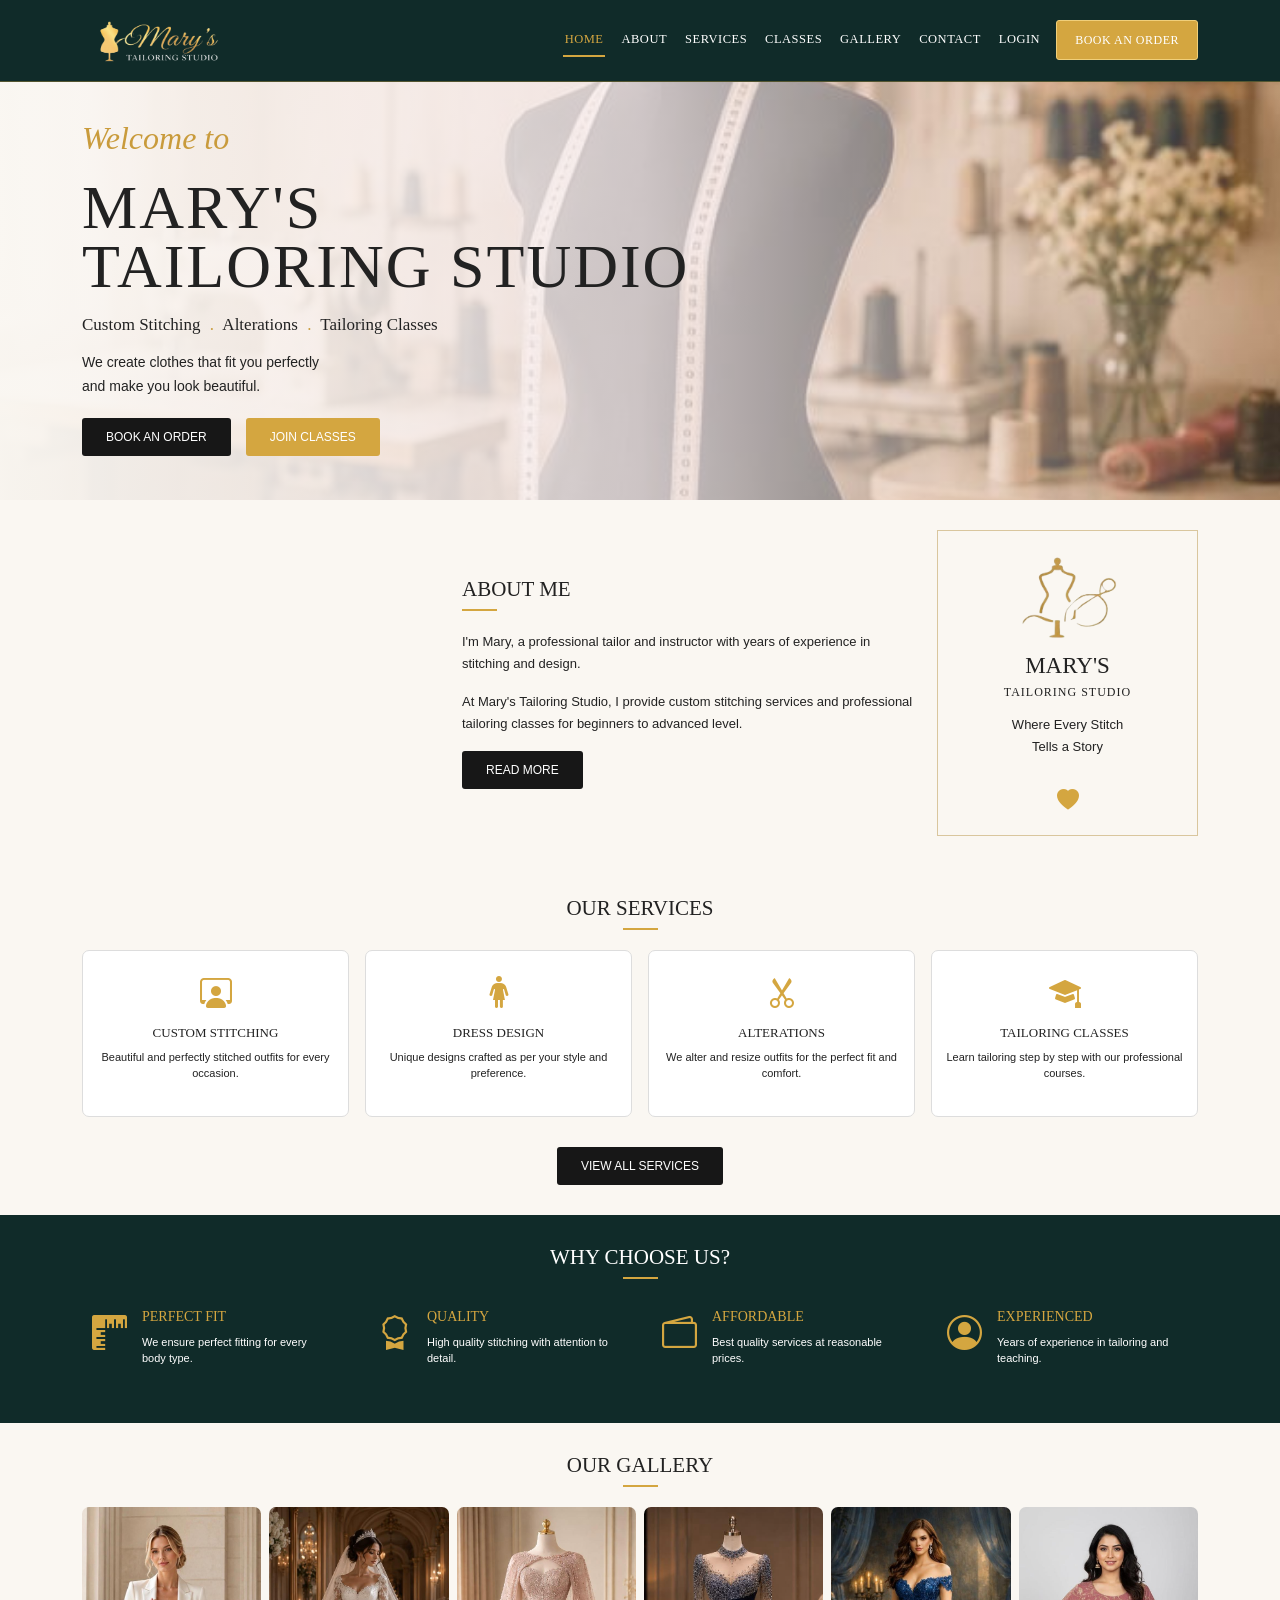
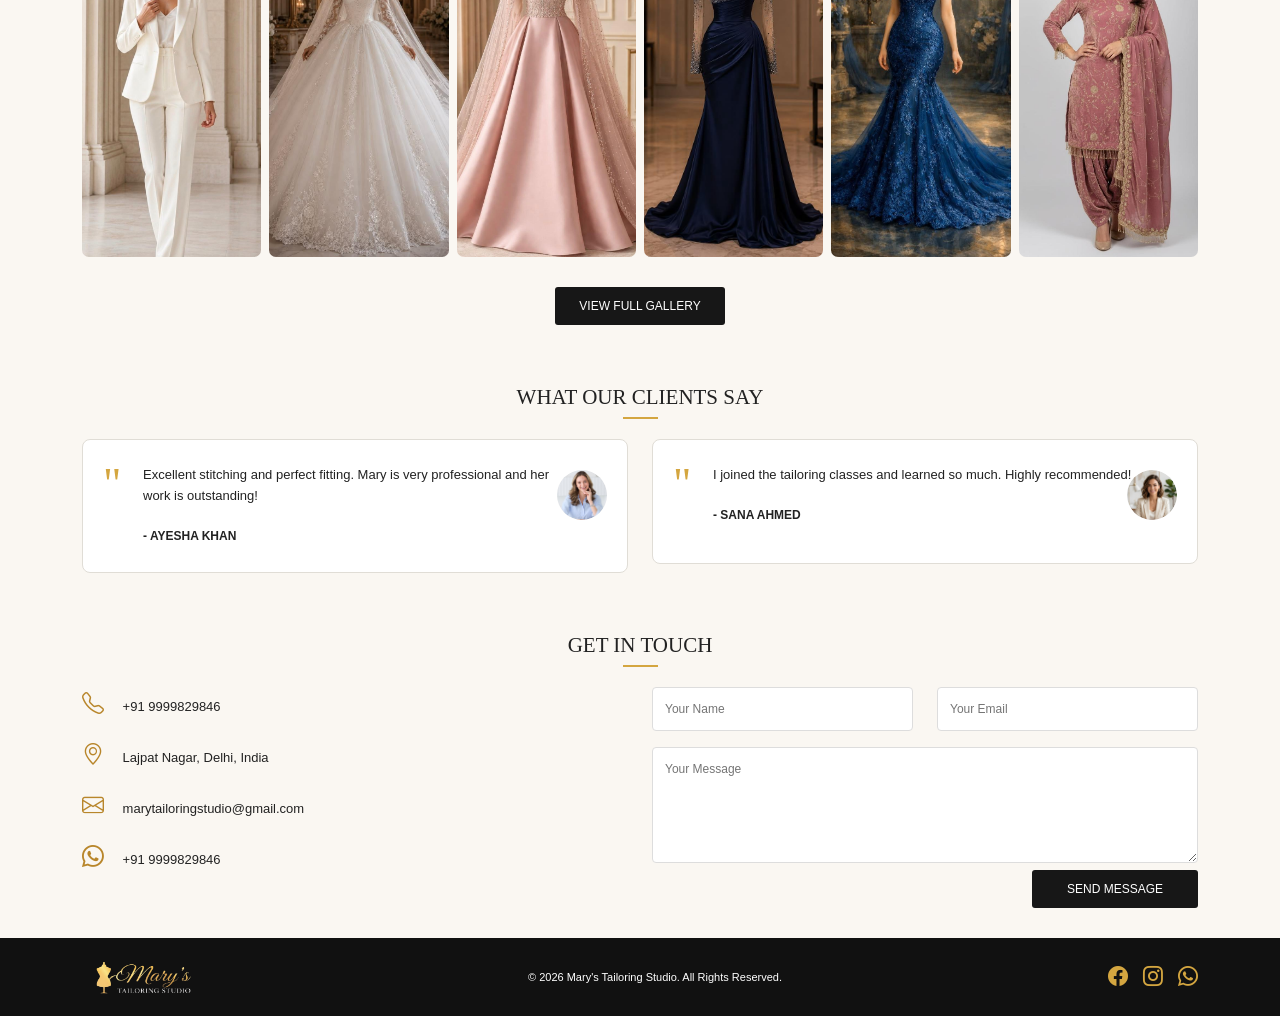
<file: index.html>
<!doctype html>
<html lang="en">
  <head>
    <!-- =========================================================
                       BASIC HTML SETTINGS
  ========================================================= -->

    <meta charset="UTF-8" />

    <meta name="viewport" content="width=device-width, initial-scale=1.0" />

    <title>Mary's Tailoring Studio</title>

    <!-- =========================================================
                       BOOTSTRAP CSS
  ========================================================= -->

    <link
      href="https://cdn.jsdelivr.net/npm/bootstrap@5.3.8/dist/css/bootstrap.min.css"
      rel="stylesheet"
    />

    <!-- =========================================================
                       BOOTSTRAP ICONS
  ========================================================= -->

    <link
      rel="stylesheet"
      href="https://cdn.jsdelivr.net/npm/bootstrap-icons@1.13.1/font/bootstrap-icons.min.css"
    />

    <!-- =========================================================
                       YOUR CSS
  ========================================================= -->

    <link rel="stylesheet" href="style.css" />
  </head>

  <body>
    <!-- =========================================================
                       NAVIGATION BAR
  ========================================================= -->
  <body>

    <nav class="navbar navbar-expand-lg fixed-top">
      <div class="container">



      <!-- LOGO -->

        <a class="navbar-brand" href="index.html">
          <img
            src="tailoring image/Logo2.png"
            alt="Mary's Tailoring Studio Logo"
            class="logo-image"
          />
        </a>

        <!-- MOBILE MENU BUTTON -->

        <button
          class="navbar-toggler"
          type="button"
          data-bs-toggle="collapse"
          data-bs-target="#navbarMenu"
          aria-controls="navbarMenu"
          aria-expanded="false"
          aria-label="Toggle navigation"
        >
          <span class="navbar-toggler-icon"></span>
        </button>

        <!-- MENU -->

        <div class="collapse navbar-collapse" id="navbarMenu">
          <ul class="navbar-nav ms-auto">
            <!-- HOME -->

            <li class="nav-item">
              <a class="nav-link active" href="index.html"> HOME </a>
            </li>

            <!-- ABOUT -->

            <li class="nav-item">
              <a class="nav-link" href="about.html"> ABOUT </a>
            </li>

            <!-- SERVICES -->

            <li class="nav-item">
              <a class="nav-link" href="services.html"> SERVICES </a>
            </li>

            <!-- CLASSES -->

            <li class="nav-item">
              <a class="nav-link" href="classes.html"> CLASSES </a>
            </li>

            <!-- GALLERY -->

            <li class="nav-item">
              <a class="nav-link" href="gallery.html"> GALLERY </a>
            </li>

            <!-- CONTACT -->

            <li class="nav-item">
              <a class="nav-link" href="contact.html"> CONTACT </a>
            </li>

            <!-- LOGIN -->
            <li class="nav-item">
              <a class="nav-link" href="login.html"> LOGIN </a>
            </li>

            <!-- BOOK AN ORDER -->

            <li class="nav-item">
              <a class="book-button" href="order.html"> BOOK AN ORDER </a>
            </li>
          </ul>
        </div>
      </div>
    </nav>

    <!-- =========================================================
                       HOME / HERO
  ========================================================= -->

    <section id="home" class="hero-section">
      <div class="container">
        <div class="hero-content">
          <p class="welcome">Welcome to</p>

          <h1>
            MARY'S
            <br />
            TAILORING STUDIO
          </h1>

          <h3>
            Custom Stitching

            <span>.</span>

            Alterations

            <span>.</span>

            Tailoring Classes
          </h3>

          <p class="hero-text">
            We create clothes that fit you perfectly
            <br />
            and make you look beautiful.
          </p>

          <div class="hero-buttons">
            <a href="order.html" class="black-button"> BOOK AN ORDER </a>

            <a href="classes.html" class="gold-button"> JOIN CLASSES </a>
          </div>
        </div>
      </div>
    </section>

    <!-- =========================================================
                       ABOUT ME
  ========================================================= -->

    <section id="about" class="about-section">
      <div class="container">
        <div class="row align-items-center">
          <!-- VIDEO -->

          <div class="col-lg-4">
            <div class="about-video-box">
              <video class="about-video" autoplay muted loop playsinline>
                <source src="tailoring image/video .mp4" type="video/mp4" />

                Your browser does not support video.
              </video>
            </div>
          </div>

          <!-- ABOUT TEXT -->

          <div class="col-lg-5">
            <h2 class="section-title">ABOUT ME</h2>

            <p>
              I'm Mary, a professional tailor and instructor with years of
              experience in stitching and design.
            </p>

            <p>
              At Mary's Tailoring Studio, I provide custom stitching services
              and professional tailoring classes for beginners to advanced
              level.
            </p>

            <a href="about.html" class="black-button"> READ MORE </a>
          </div>

          <!-- STUDIO CARD -->

          <div class="col-lg-3">
            <div class="studio-card">
              <div class="studio-symbol">
                <img
                  src="tailoring image/icon2.png"
                  alt="Mary's Tailoring Studio Icon"
                />
              </div>

              <h2>MARY'S</h2>

              <h4>TAILORING STUDIO</h4>

              <p>
                Where Every Stitch
                <br />
                Tells a Story
              </p>

              <i class="bi bi-heart-fill heart-icon"></i>
            </div>
          </div>
        </div>
      </div>
    </section>

    <!-- =========================================================
                       OUR SERVICES
  ========================================================= -->

    <section id="services" class="services-section">
      <div class="container">
        <h2 class="section-title center-title">OUR SERVICES</h2>

        <div class="row g-3">
          <!-- CUSTOM STITCHING -->

          <div class="col-lg-3 col-md-6">
            <div class="service-card">
              <i class="bi bi-person-workspace"></i>

              <h3>CUSTOM STITCHING</h3>

              <p>
                Beautiful and perfectly stitched outfits for every occasion.
              </p>
            </div>
          </div>

          <!-- DRESS DESIGN -->

          <div class="col-lg-3 col-md-6">
            <div class="service-card">
              <i class="bi bi-person-standing-dress"></i>

              <h3>DRESS DESIGN</h3>

              <p>Unique designs crafted as per your style and preference.</p>
            </div>
          </div>

          <!-- ALTERATIONS -->

          <div class="col-lg-3 col-md-6">
            <div class="service-card">
              <i class="bi bi-scissors"></i>

              <h3>ALTERATIONS</h3>

              <p>
                We alter and resize outfits for the perfect fit and comfort.
              </p>
            </div>
          </div>

          <!-- TAILORING CLASSES -->

          <div class="col-lg-3 col-md-6">
            <div class="service-card">
              <i class="bi bi-mortarboard-fill"></i>

              <h3>TAILORING CLASSES</h3>

              <p>Learn tailoring step by step with our professional courses.</p>
            </div>
          </div>
        </div>

        <div class="home-more-button">
          <a href="services.html" class="black-button"> VIEW ALL SERVICES </a>
        </div>
      </div>
    </section>

    <!-- =========================================================
                       WHY CHOOSE US
  ========================================================= -->

    <section class="why-section">
      <div class="container">
        <h2 class="section-title white-title center-title">WHY CHOOSE US?</h2>

        <div class="row">
          <!-- PERFECT FIT -->

          <div class="col-lg-3 col-md-6">
            <div class="why-item">
              <i class="bi bi-rulers"></i>

              <div>
                <h3>PERFECT FIT</h3>

                <p>We ensure perfect fitting for every body type.</p>
              </div>
            </div>
          </div>

          <!-- QUALITY -->

          <div class="col-lg-3 col-md-6">
            <div class="why-item">
              <i class="bi bi-award"></i>

              <div>
                <h3>QUALITY</h3>

                <p>High quality stitching with attention to detail.</p>
              </div>
            </div>
          </div>

          <!-- AFFORDABLE -->

          <div class="col-lg-3 col-md-6">
            <div class="why-item">
              <i class="bi bi-wallet2"></i>

              <div>
                <h3>AFFORDABLE</h3>

                <p>Best quality services at reasonable prices.</p>
              </div>
            </div>
          </div>

          <!-- EXPERIENCED -->

          <div class="col-lg-3 col-md-6">
            <div class="why-item">
              <i class="bi bi-person-circle"></i>

              <div>
                <h3>EXPERIENCED</h3>

                <p>Years of experience in tailoring and teaching.</p>
              </div>
            </div>
          </div>
        </div>
      </div>
    </section>

    <!-- =========================================================
                       GALLERY
  ========================================================= -->

    <section id="gallery" class="gallery-section">
      <div class="container">
        <h2 class="section-title center-title">OUR GALLERY</h2>

        <div class="row g-2">
          <div class="col-lg-2 col-md-4 col-6">
            <img
              src="Gallery1.jpeg"
              class="gallery-image"
              alt="Tailoring work"
            />
          </div>

          <div class="col-lg-2 col-md-4 col-6">
            <img src="gallery2.jpeg" class="gallery-image" alt="Dress design" />
          </div>

          <div class="col-lg-2 col-md-4 col-6">
            <img src="gallery3.jpeg" class="gallery-image" alt="Sewing" />
          </div>

          <div class="col-lg-2 col-md-4 col-6">
            <img src="gallery4.jpeg" class="gallery-image" alt="Embroidery" />
          </div>

          <div class="col-lg-2 col-md-4 col-6">
            <img
              src="gallery5.jpeg"
              class="gallery-image"
              alt="Tailoring tools"
            />
          </div>

          <div class="col-lg-2 col-md-4 col-6">
            <img
              src="gallery6.jpeg"
              class="gallery-image"
              alt="Traditional dress"
            />
          </div>
        </div>

        <div class="home-more-button">
          <a href="gallery.html" class="black-button"> VIEW FULL GALLERY </a>
        </div>
      </div>
    </section>

    <!-- =========================================================
                       CLIENT REVIEWS
  ========================================================= -->

    <section class="reviews-section">
      <div class="container">
        <h2 class="section-title center-title">WHAT OUR CLIENTS SAY</h2>

        <div class="row g-4">
          <!-- CLIENT 1 -->

          <div class="col-md-6">
            <div class="review-card">
              <div class="quote">"</div>

              <p>
                Excellent stitching and perfect fitting. Mary is very
                professional and her work is outstanding!
              </p>

              <strong> - AYESHA KHAN </strong>

              <!-- CLIENT PHOTO -->

              <div class="client-image">
                <img src="client1.jpeg" alt="Ayesha Khan" />
              </div>
            </div>
          </div>

          <!-- CLIENT 2 -->

          <div class="col-md-6">
            <div class="review-card">
              <div class="quote">"</div>

              <p>
                I joined the tailoring classes and learned so much. Highly
                recommended!
              </p>

              <strong> - SANA AHMED </strong>

              <!-- CLIENT PHOTO -->

              <div class="client-image">
                <img src="client2.jpeg" />
              </div>
            </div>
          </div>
        </div>
      </div>
    </section>

    <!-- =========================================================
                       CONTACT
  ========================================================= -->

    <section id="contact" class="contact-section">
      <div class="container">
        <h2 class="section-title center-title">GET IN TOUCH</h2>

        <div class="row">
          <!-- CONTACT INFORMATION -->

          <div class="col-lg-6">
            <div class="contact-info">
              <p>
                <i class="bi bi-telephone"></i>

                +91 9999829846
              </p>

              <p>
                <i class="bi bi-geo-alt"></i>

                Lajpat Nagar, Delhi, India
              </p>

              <p>
                <i class="bi bi-envelope"></i>

                marytailoringstudio@gmail.com
              </p>

              <p>
                <i class="bi bi-whatsapp"></i>

                +91 9999829846
              </p>
            </div>
          </div>

          <!-- CONTACT FORM -->

          <div class="col-lg-6">
            <form id="contactForm">
              <div class="row">
                <div class="col-md-6 mb-3">
                  <input
                    type="text"
                    id="name"
                    placeholder="Your Name"
                    required
                  />
                </div>

                <div class="col-md-6 mb-3">
                  <input
                    type="email"
                    id="email"
                    placeholder="Your Email"
                    required
                  />
                </div>
              </div>

              <textarea
                id="message"
                rows="5"
                placeholder="Your Message"
                required
              ></textarea>

              <button type="submit" class="send-button">SEND MESSAGE</button>
            </form>
          </div>
        </div>
      </div>
    </section>

    <!-- =========================================================
                       FOOTER
  ========================================================= -->

    <footer>
      <div class="container">
        <div class="footer-content">
          <div class="footer-logo">
            <a href="index.html">
              <img
                src="tailoring image/Logo2.png"
                alt="Mary's Tailoring Studio"
              />
            </a>
          </div>

          <p>©️ 2026 Mary's Tailoring Studio. All Rights Reserved.</p>

          <div class="social-icons">
            <a href="#">
              <i class="bi bi-facebook"></i>
            </a>

            <a href="#">
              <i class="bi bi-instagram"></i>
            </a>

            <a href="#">
              <i class="bi bi-whatsapp"></i>
            </a>
          </div>
        </div>
      </div>
    </footer>

    <!-- =========================================================
                       BOOTSTRAP JAVASCRIPT
  ========================================================= -->

    <script src="https://cdn.jsdelivr.net/npm/bootstrap@5.3.8/dist/js/bootstrap.bundle.min.js"></script>

    <!-- YOUR JAVASCRIPT -->

    <script src="script.js"></script>
  </body>
</html>
</file>
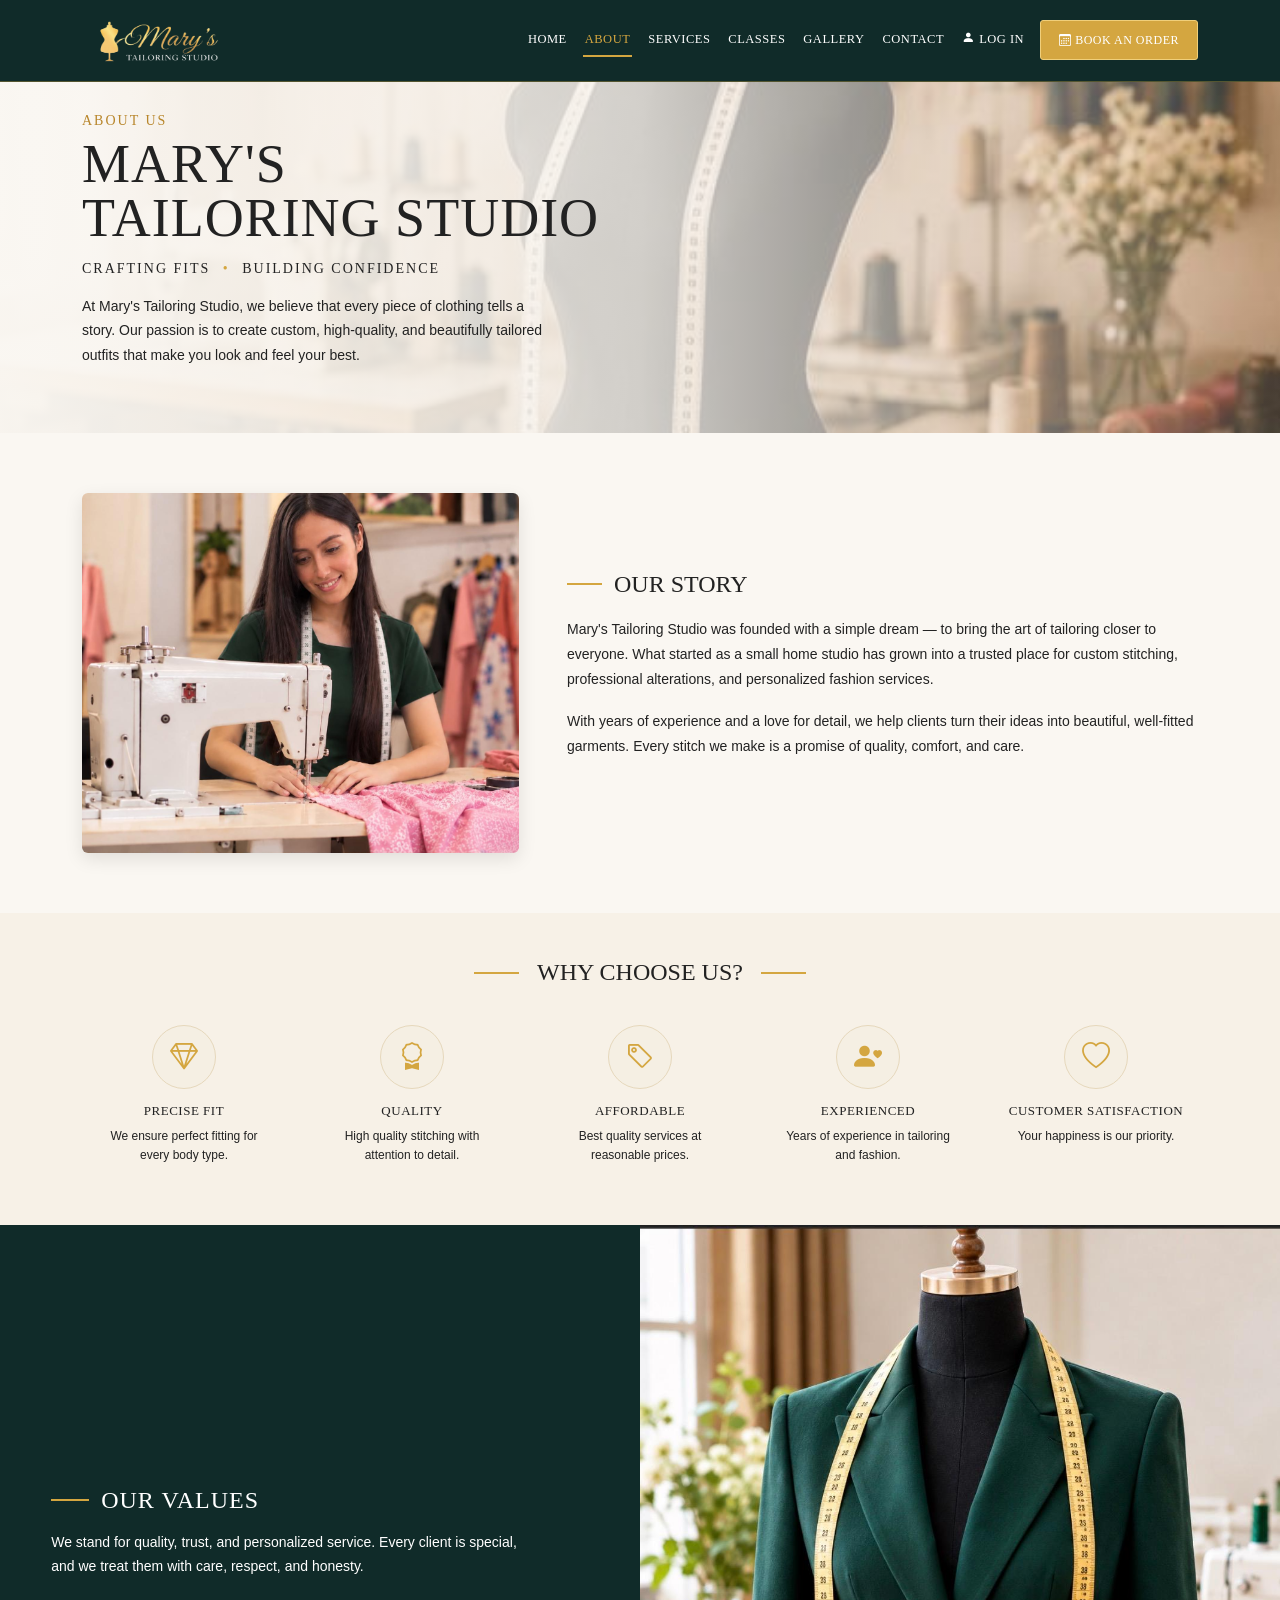
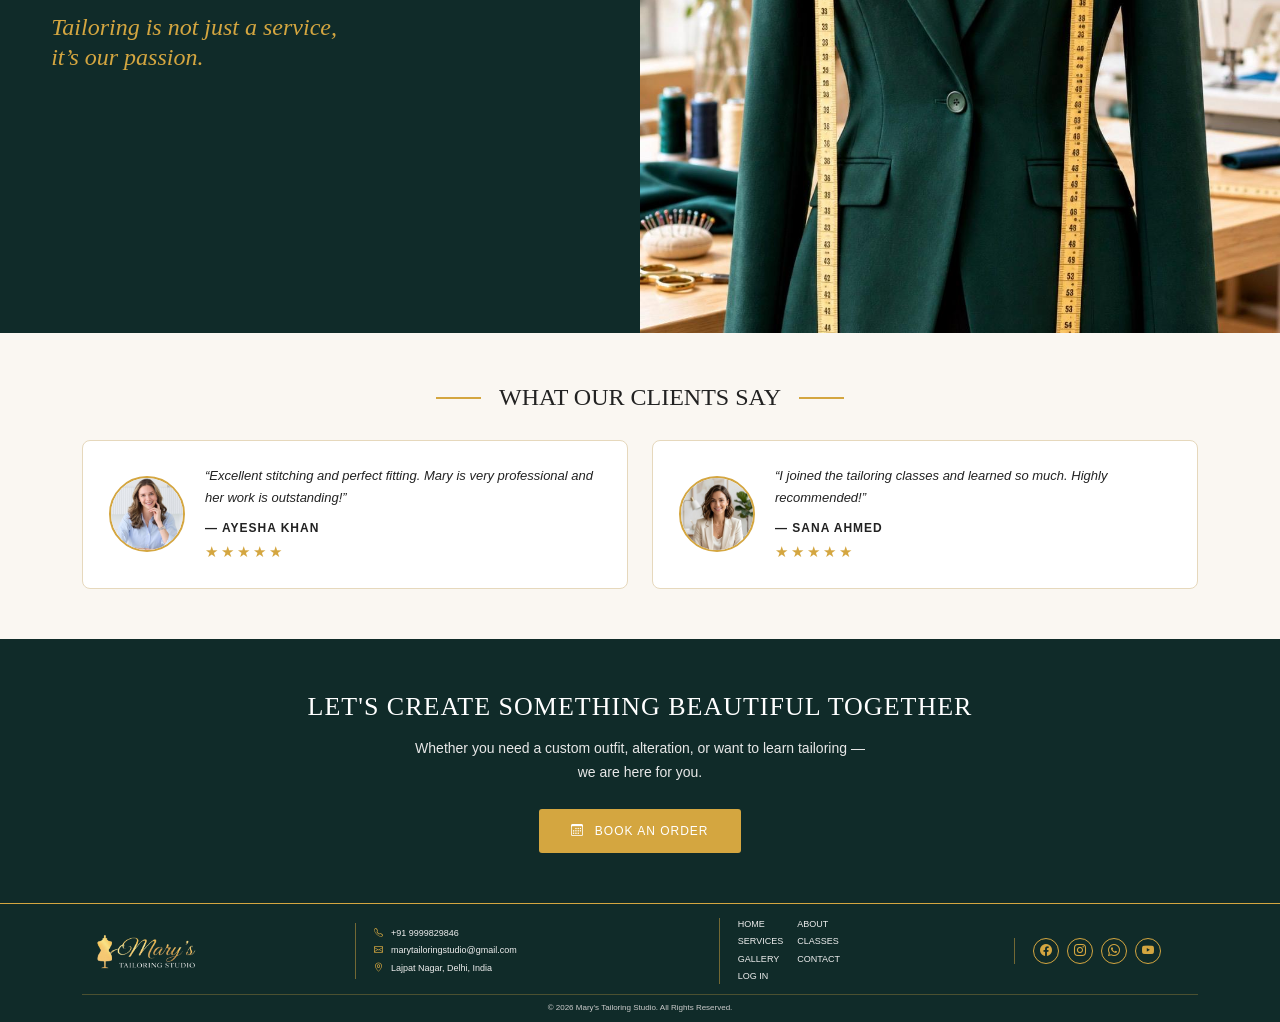
<file: about.html>
<!doctype html>
<html lang="en">
  <head>
    <meta charset="UTF-8" />

    <meta name="viewport" content="width=device-width, initial-scale=1.0" />

    <title>About | Mary's Tailoring Studio</title>

    <link
      href="https://cdn.jsdelivr.net/npm/bootstrap@5.3.8/dist/css/bootstrap.min.css"
      rel="stylesheet"
    />

    <link
      rel="stylesheet"
      href="https://cdn.jsdelivr.net/npm/bootstrap-icons@1.13.1/font/bootstrap-icons.min.css"
    />

    <link rel="stylesheet" href="style.css" />
  </head>

  <body>
    <!-- =========================================================
                         NAVIGATION
    ========================================================= -->

    <nav class="navbar navbar-expand-lg fixed-top">
      <div class="container">
        <a class="navbar-brand" href="index.html">
          <img
            src="tailoring image/Logo2.png"
            alt="Mary's Tailoring Studio"
            class="logo-image"
          />
        </a>

        <button
          class="navbar-toggler"
          type="button"
          data-bs-toggle="collapse"
          data-bs-target="#navbarMenu"
          aria-controls="navbarMenu"
          aria-expanded="false"
          aria-label="Toggle navigation"
        >
          <span class="navbar-toggler-icon"></span>
        </button>

        <div class="collapse navbar-collapse" id="navbarMenu">
          <ul class="navbar-nav ms-auto">
            <li class="nav-item">
              <a class="nav-link" href="index.html">HOME</a>
            </li>

            <li class="nav-item">
              <a class="nav-link active" href="about.html">ABOUT</a>
            </li>

            <li class="nav-item">
              <a class="nav-link" href="services.html">SERVICES</a>
            </li>

            <li class="nav-item">
              <a class="nav-link" href="classes.html">CLASSES</a>
            </li>

            <li class="nav-item">
              <a class="nav-link" href="gallery.html">GALLERY</a>
            </li>

            <li class="nav-item">
              <a class="nav-link" href="contact.html">CONTACT</a>
            </li>

            <li class="nav-item">
              <a class="nav-link" href="login.html">
                <i class="bi bi-person-fill"></i> LOG IN
              </a>
            </li>

            <li class="nav-item">
              <a class="book-button" href="order.html">
                <i class="bi bi-calendar3"></i>
                BOOK AN ORDER
              </a>
            </li>
          </ul>
        </div>
      </div>
    </nav>

    <!-- =========================================================
                         ABOUT HERO
    ========================================================= -->

    <section class="about-hero">
      <div class="about-hero-overlay"></div>

      <div class="container">
        <div class="about-hero-content">
          <p class="about-small-title">ABOUT US</p>

          <h1>
            MARY'S<br />
            TAILORING STUDIO
          </h1>

          <h4>
            CRAFTING FITS
            <span>•</span>
            BUILDING CONFIDENCE
          </h4>

          <p class="about-intro">
            At Mary's Tailoring Studio, we believe that every piece of clothing
            tells a story. Our passion is to create custom, high-quality, and
            beautifully tailored outfits that make you look and feel your best.
          </p>
        </div>
      </div>
    </section>

    <!-- =========================================================
                         OUR STORY
    ========================================================= -->

    <section class="about-story-section">
      <div class="container">
        <div class="row align-items-center g-5">
          <div class="col-lg-5">
            <div class="about-story-image">
              <img
                src="About2.jpeg"
                alt="Tailoring at Mary's Tailoring Studio"
              />
            </div>
          </div>

          <div class="col-lg-7">
            <div class="about-heading-line">
              <span></span>
              <h2>OUR STORY</h2>
            </div>

            <p>
              Mary's Tailoring Studio was founded with a simple dream — to bring
              the art of tailoring closer to everyone. What started as a small
              home studio has grown into a trusted place for custom stitching,
              professional alterations, and personalized fashion services.
            </p>

            <p>
              With years of experience and a love for detail, we help clients
              turn their ideas into beautiful, well-fitted garments. Every
              stitch we make is a promise of quality, comfort, and care.
            </p>
          </div>
        </div>
      </div>
    </section>

    <!-- =========================================================
                       WHY CHOOSE US
    ========================================================= -->

    <section class="about-why-section">
      <div class="container">
        <div class="about-center-heading">
          <span></span>
          <h2>WHY CHOOSE US?</h2>
          <span></span>
        </div>

        <div class="row g-4">
          <!-- 1 -->

          <div class="col-lg col-md-4 col-6">
            <div class="about-why-card">
              <div class="about-icon">
                <i class="bi bi-gem"></i>
              </div>

              <h3>PRECISE FIT</h3>

              <p>We ensure perfect fitting for every body type.</p>
            </div>
          </div>

          <!-- 2 -->

          <div class="col-lg col-md-4 col-6">
            <div class="about-why-card">
              <div class="about-icon">
                <i class="bi bi-award"></i>
              </div>

              <h3>QUALITY</h3>

              <p>High quality stitching with attention to detail.</p>
            </div>
          </div>

          <!-- 3 -->

          <div class="col-lg col-md-4 col-6">
            <div class="about-why-card">
              <div class="about-icon">
                <i class="bi bi-tag"></i>
              </div>

              <h3>AFFORDABLE</h3>

              <p>Best quality services at reasonable prices.</p>
            </div>
          </div>

          <!-- 4 -->

          <div class="col-lg col-md-4 col-6">
            <div class="about-why-card">
              <div class="about-icon">
                <i class="bi bi-person-heart"></i>
              </div>

              <h3>EXPERIENCED</h3>

              <p>Years of experience in tailoring and fashion.</p>
            </div>
          </div>

          <!-- 5 -->

          <div class="col-lg col-md-4 col-6">
            <div class="about-why-card">
              <div class="about-icon">
                <i class="bi bi-heart"></i>
              </div>

              <h3>CUSTOMER SATISFACTION</h3>

              <p>Your happiness is our priority.</p>
            </div>
          </div>
        </div>
      </div>
    </section>

    <!-- =========================================================
                         OUR VALUES
    ========================================================= -->

    <section class="about-values-section">
      <div class="container-fluid p-0">
        <div class="row g-0 align-items-stretch">
          <div class="col-lg-6">
            <div class="values-content">
              <div class="values-title">
                <span></span>
                <h2>OUR VALUES</h2>
              </div>

              <p>
                We stand for quality, trust, and personalized service. Every
                client is special, and we treat them with care, respect, and
                honesty.
              </p>

              <div class="values-quote">
                Tailoring is not just a service,<br />
                it’s our passion.
              </div>
            </div>
          </div>

          <div class="col-lg-6">
            <div class="values-image">
              <img src="About3.jpeg" />
            </div>
          </div>
        </div>
      </div>
    </section>

    <!-- =========================================================
                       WHAT CLIENTS SAY
    ========================================================= -->

    <section class="about-reviews-section">
      <div class="container">
        <div class="about-center-heading">
          <span></span>
          <h2>WHAT OUR CLIENTS SAY</h2>
          <span></span>
        </div>

        <div class="row g-4">
          <div class="col-md-6">
            <div class="about-review-card">
              <div class="review-person">
                <img src="client1.jpeg" alt="Ayesha Khan" />
              </div>

              <div class="review-content">
                <p>
                  “Excellent stitching and perfect fitting. Mary is very
                  professional and her work is outstanding!”
                </p>

                <strong>— AYESHA KHAN</strong>

                <div class="stars">★★★★★</div>
              </div>
            </div>
          </div>

          <div class="col-md-6">
            <div class="about-review-card">
              <div class="review-person">
                <img src="client2.jpeg" alt="Sana Ahmed" />
              </div>

              <div class="review-content">
                <p>
                  “I joined the tailoring classes and learned so much. Highly
                  recommended!”
                </p>

                <strong>— SANA AHMED</strong>

                <div class="stars">★★★★★</div>
              </div>
            </div>
          </div>
        </div>
      </div>
    </section>

    <!-- =========================================================
                         CALL TO ACTION
    ========================================================= -->

    <section class="about-cta-section">
      <div class="container">
        <h2>LET'S CREATE SOMETHING BEAUTIFUL TOGETHER</h2>

        <p>
          Whether you need a custom outfit, alteration, or want to learn
          tailoring —<br />
          we are here for you.
        </p>

        <a href="order.html" class="about-cta-button">
          <i class="bi bi-calendar3"></i>
          BOOK AN ORDER
        </a>
      </div>
    </section>

    <!-- =========================================================
                           FOOTER
    ========================================================= -->

    <footer class="main-footer">
      <div class="container">
        <div class="footer-main">
          <!-- LOGO -->

          <div class="footer-brand">
            <a href="index.html">
              <img
                src="tailoring image/Logo2.png"
                alt="Mary's Tailoring Studio"
              />
            </a>
          </div>

          <!-- CONTACT -->

          <div class="footer-contact">
            <p>
              <i class="bi bi-telephone"></i>
              +91 9999829846
            </p>

            <p>
              <i class="bi bi-envelope"></i>
              marytailoringstudio@gmail.com
            </p>

            <p>
              <i class="bi bi-geo-alt"></i>
              Lajpat Nagar, Delhi, India
            </p>
          </div>

          <!-- QUICK LINKS -->

          <div class="footer-links">
            <a href="index.html">HOME</a>
            <a href="about.html">ABOUT</a>
            <a href="services.html">SERVICES</a>
            <a href="classes.html">CLASSES</a>
            <a href="gallery.html">GALLERY</a>
            <a href="contact.html">CONTACT</a>
            <a href="login.html">LOG IN</a>
          </div>

          <!-- SOCIAL -->

          <div class="footer-social">
            <a href="#">
              <i class="bi bi-facebook"></i>
            </a>

            <a href="#">
              <i class="bi bi-instagram"></i>
            </a>

            <a href="#">
              <i class="bi bi-whatsapp"></i>
            </a>

            <a href="#">
              <i class="bi bi-youtube"></i>
            </a>
          </div>
        </div>

        <div class="footer-bottom">
          © 2026 Mary's Tailoring Studio. All Rights Reserved.
        </div>
      </div>
    </footer>

    <script src="https://cdn.jsdelivr.net/npm/bootstrap@5.3.8/dist/js/bootstrap.bundle.min.js"></script>
    <script src="about.js"></script>
  </body>
</html>
</file>
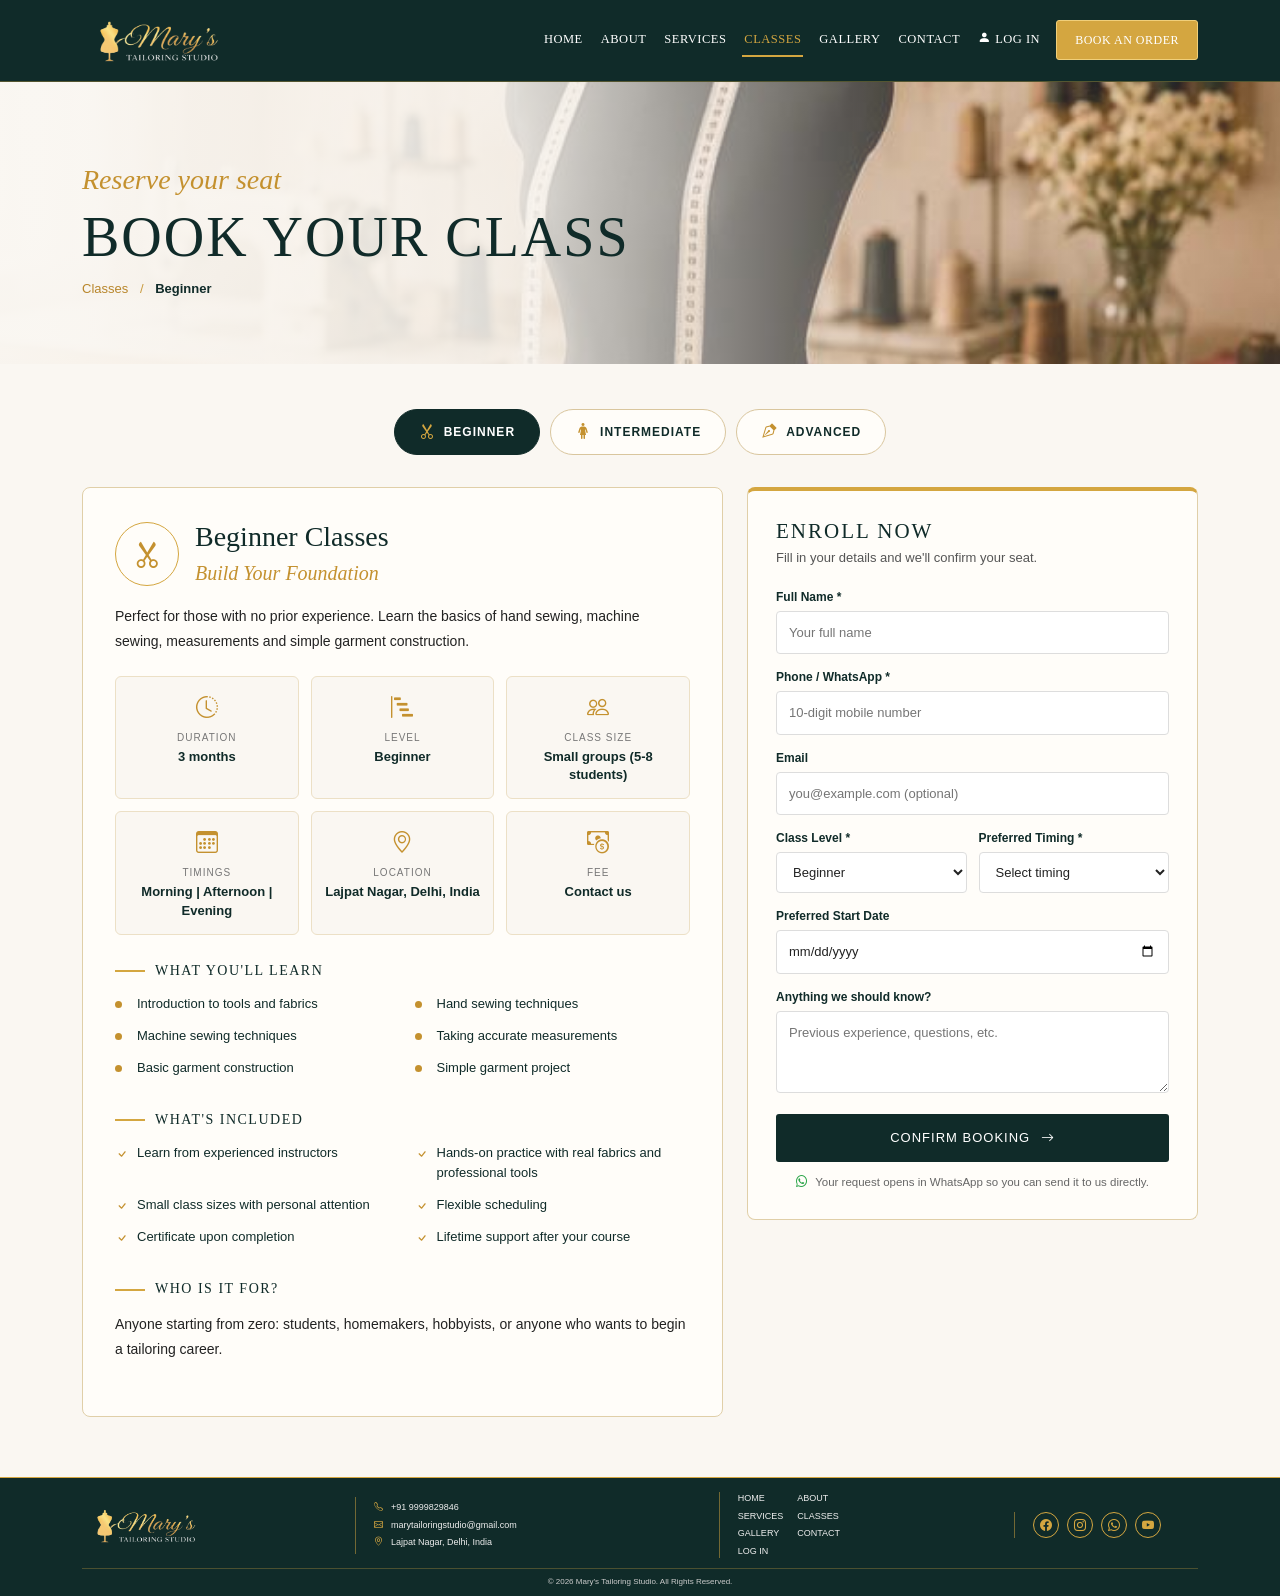
<file: Book.html>
<!doctype html>
<html lang="en">
  <head>
    <meta charset="UTF-8" />
    <meta name="viewport" content="width=device-width, initial-scale=1.0" />

    <title>Book a Class | Mary's Tailoring Studio</title>

    <link
      href="https://cdn.jsdelivr.net/npm/bootstrap@5.3.8/dist/css/bootstrap.min.css"
      rel="stylesheet"
    />

    <link
      rel="stylesheet"
      href="https://cdn.jsdelivr.net/npm/bootstrap-icons@1.13.1/font/bootstrap-icons.min.css"
    />

    <!-- classes.css = navbar, footer, buttons, fonts, colours
         book-class.css = only what is new on this page -->
    <link rel="stylesheet" href="style.css" />
    />
  </head>

  <body>
    <!-- =========================================================
                         NAVBAR
    ========================================================= -->

    <nav class="navbar navbar-expand-lg fixed-top">
      <div class="container">
        <a class="navbar-brand" href="index.html">
          <img
            src="tailoring image/Logo2.png"
            class="logo-image"
            alt="Mary's Tailoring Studio"
          />
        </a>

        <button
          class="navbar-toggler"
          type="button"
          data-bs-toggle="collapse"
          data-bs-target="#navbarMenu"
          aria-controls="navbarMenu"
          aria-expanded="false"
          aria-label="Toggle navigation"
        >
          <span class="navbar-toggler-icon"></span>
        </button>

        <div class="collapse navbar-collapse" id="navbarMenu">
          <ul class="navbar-nav ms-auto">
            <li class="nav-item">
              <a class="nav-link" href="index.html">HOME</a>
            </li>
            <li class="nav-item">
              <a class="nav-link" href="about.html">ABOUT</a>
            </li>
            <li class="nav-item">
              <a class="nav-link" href="services.html">SERVICES</a>
            </li>
            <li class="nav-item">
              <a class="nav-link active" href="classes.html">CLASSES</a>
            </li>
            <li class="nav-item">
              <a class="nav-link" href="gallery.html">GALLERY</a>
            </li>
            <li class="nav-item">
              <a class="nav-link" href="contact.html">CONTACT</a>
            </li>
            <li class="nav-item">
              <a class="nav-link" href="login.html">
                <i class="bi bi-person-fill"></i> LOG IN
              </a>
            </li>
            <li class="nav-item">
              <a class="book-button" href="order.html">BOOK AN ORDER</a>
            </li>
          </ul>
        </div>
      </div>
    </nav>

    <!-- =========================================================
                         PAGE HERO
    ========================================================= -->

    <section class="book-hero">
      <div class="classes-hero-overlay"></div>

      <div class="container">
        <div class="book-hero-content">
          <p class="classes-script-line">Reserve your seat</p>
          <h1>BOOK YOUR CLASS</h1>
          <p class="book-breadcrumb">
            <a href="classes.html">Classes</a>
            <span>/</span>
            <strong id="crumbLevel">Beginner</strong>
          </p>
        </div>
      </div>
    </section>

    <!-- =========================================================
                    COURSE DETAILS + BOOKING FORM
    ========================================================= -->

    <section class="book-section">
      <div class="container">
        <!-- LEVEL TABS -->

        <div class="level-tabs" id="levelTabs" role="tablist">
          <button
            type="button"
            class="level-tab"
            data-level="beginner"
            role="tab"
          >
            <i class="bi bi-scissors"></i> BEGINNER
          </button>
          <button
            type="button"
            class="level-tab"
            data-level="intermediate"
            role="tab"
          >
            <i class="bi bi-person-standing-dress"></i> INTERMEDIATE
          </button>
          <button
            type="button"
            class="level-tab"
            data-level="advanced"
            role="tab"
          >
            <i class="bi bi-vector-pen"></i> ADVANCED
          </button>
        </div>

        <div class="row g-4">
          <!-- ===================== COURSE DETAILS ===================== -->

          <div class="col-lg-7">
            <div class="course-card" id="courseCard">
              <div class="course-head">
                <i class="bi bi-scissors" id="cdIcon"></i>
                <div>
                  <h2 id="cdTitle">Beginner Classes</h2>
                  <p class="course-tagline" id="cdTagline">
                    Build Your Foundation
                  </p>
                </div>
              </div>

              <p class="course-desc" id="cdDesc"></p>

              <!-- QUICK FACTS -->

              <div class="course-facts" id="cdFacts"></div>

              <!-- WHAT YOU'LL LEARN -->

              <h3 class="course-subtitle"><span></span> WHAT YOU'LL LEARN</h3>
              <ul class="course-list" id="cdTopics"></ul>

              <!-- WHAT'S INCLUDED -->

              <h3 class="course-subtitle"><span></span> WHAT'S INCLUDED</h3>
              <ul class="course-list included" id="cdIncluded"></ul>

              <!-- WHO IS IT FOR -->

              <h3 class="course-subtitle"><span></span> WHO IS IT FOR?</h3>
              <p class="course-desc" id="cdWho"></p>
            </div>
          </div>

          <!-- ===================== BOOKING FORM ===================== -->

          <div class="col-lg-5">
            <div class="booking-form-card" id="bookingCard">
              <h2>ENROLL NOW</h2>
              <p class="form-intro">
                Fill in your details and we'll confirm your seat.
              </p>

              <form id="bookingForm" novalidate>
                <div class="form-field">
                  <label for="fullName">Full Name *</label>
                  <input
                    type="text"
                    id="fullName"
                    name="fullName"
                    placeholder="Your full name"
                    autocomplete="name"
                    required
                  />
                </div>

                <div class="form-field">
                  <label for="phone">Phone / WhatsApp *</label>
                  <input
                    type="tel"
                    id="phone"
                    name="phone"
                    placeholder="10-digit mobile number"
                    autocomplete="tel"
                    inputmode="numeric"
                    required
                  />
                </div>

                <div class="form-field">
                  <label for="email">Email</label>
                  <input
                    type="email"
                    id="email"
                    name="email"
                    placeholder="you@example.com (optional)"
                    autocomplete="email"
                  />
                </div>

                <div class="form-two">
                  <div class="form-field">
                    <label for="level">Class Level *</label>
                    <select id="level" name="level" required>
                      <option value="beginner">Beginner</option>
                      <option value="intermediate">Intermediate</option>
                      <option value="advanced">Advanced</option>
                    </select>
                  </div>

                  <div class="form-field">
                    <label for="timing">Preferred Timing *</label>
                    <select id="timing" name="timing" required>
                      <option value="">Select timing</option>
                      <option value="Morning">Morning</option>
                      <option value="Afternoon">Afternoon</option>
                      <option value="Evening">Evening</option>
                    </select>
                  </div>
                </div>

                <div class="form-field">
                  <label for="startDate">Preferred Start Date</label>
                  <input type="date" id="startDate" name="startDate" />
                </div>

                <div class="form-field">
                  <label for="notes">Anything we should know?</label>
                  <textarea
                    id="notes"
                    name="notes"
                    rows="3"
                    placeholder="Previous experience, questions, etc."
                  ></textarea>
                </div>

                <p class="form-msg" id="formMsg" role="alert"></p>

                <button type="submit" class="classes-dark-button book-submit">
                  CONFIRM BOOKING <i class="bi bi-arrow-right"></i>
                </button>

                <p class="form-note">
                  <i class="bi bi-whatsapp"></i> Your request opens in WhatsApp
                  so you can send it to us directly.
                </p>
              </form>

              <!-- SUCCESS SUMMARY (shown after booking) -->

              <div class="booking-success" id="bookingSuccess" hidden>
                <i class="bi bi-check-circle-fill"></i>
                <h3>Booking Request Ready!</h3>
                <p class="success-sub">
                  Thank you, <strong id="sName"></strong>. Please send the
                  WhatsApp message to confirm your seat.
                </p>

                <dl class="success-list">
                  <dt>Reference</dt>
                  <dd id="sRef"></dd>
                  <dt>Class</dt>
                  <dd id="sClass"></dd>
                  <dt>Duration</dt>
                  <dd id="sDuration"></dd>
                  <dt>Timing</dt>
                  <dd id="sTiming"></dd>
                  <dt>Start date</dt>
                  <dd id="sDate"></dd>
                </dl>

                <a
                  href="#"
                  target="_blank"
                  rel="noopener"
                  class="classes-gold-button"
                  id="sWhatsapp"
                >
                  <i class="bi bi-whatsapp"></i> SEND ON WHATSAPP
                </a>

                <button type="button" class="book-again" id="bookAgain">
                  Make another booking
                </button>
              </div>
            </div>
          </div>
        </div>
      </div>
    </section>

    <!-- =========================================================
                         FOOTER
    ========================================================= -->

    <footer class="main-footer">
      <div class="container">
        <div class="footer-main">
          <div class="footer-brand">
            <a href="index.html">
              <img
                src="tailoring image/Logo2.png"
                alt="Mary's Tailoring Studio"
              />
            </a>
          </div>

          <div class="footer-contact">
            <p><i class="bi bi-telephone"></i> +91 9999829846</p>
            <p><i class="bi bi-envelope"></i> marytailoringstudio@gmail.com</p>
            <p><i class="bi bi-geo-alt"></i> Lajpat Nagar, Delhi, India</p>
          </div>

          <div class="footer-links">
            <a href="index.html">HOME</a>
            <a href="about.html">ABOUT</a>
            <a href="services.html">SERVICES</a>
            <a href="classes.html">CLASSES</a>
            <a href="gallery.html">GALLERY</a>
            <a href="contact.html">CONTACT</a>
            <a href="Login.html">LOG IN</a>
          </div>

          <div class="footer-social">
            <a href="#"><i class="bi bi-facebook"></i></a>
            <a href="#"><i class="bi bi-instagram"></i></a>
            <a href="#"><i class="bi bi-whatsapp"></i></a>
            <a href="#"><i class="bi bi-youtube"></i></a>
          </div>
        </div>

        <div class="footer-bottom">
          © 2026 Mary's Tailoring Studio. All Rights Reserved.
        </div>
      </div>
    </footer>

    <script src="https://cdn.jsdelivr.net/npm/bootstrap@5.3.8/dist/js/bootstrap.bundle.min.js"></script>
    <script src="book-class.js"></script>
  </body>
</html>
</file>
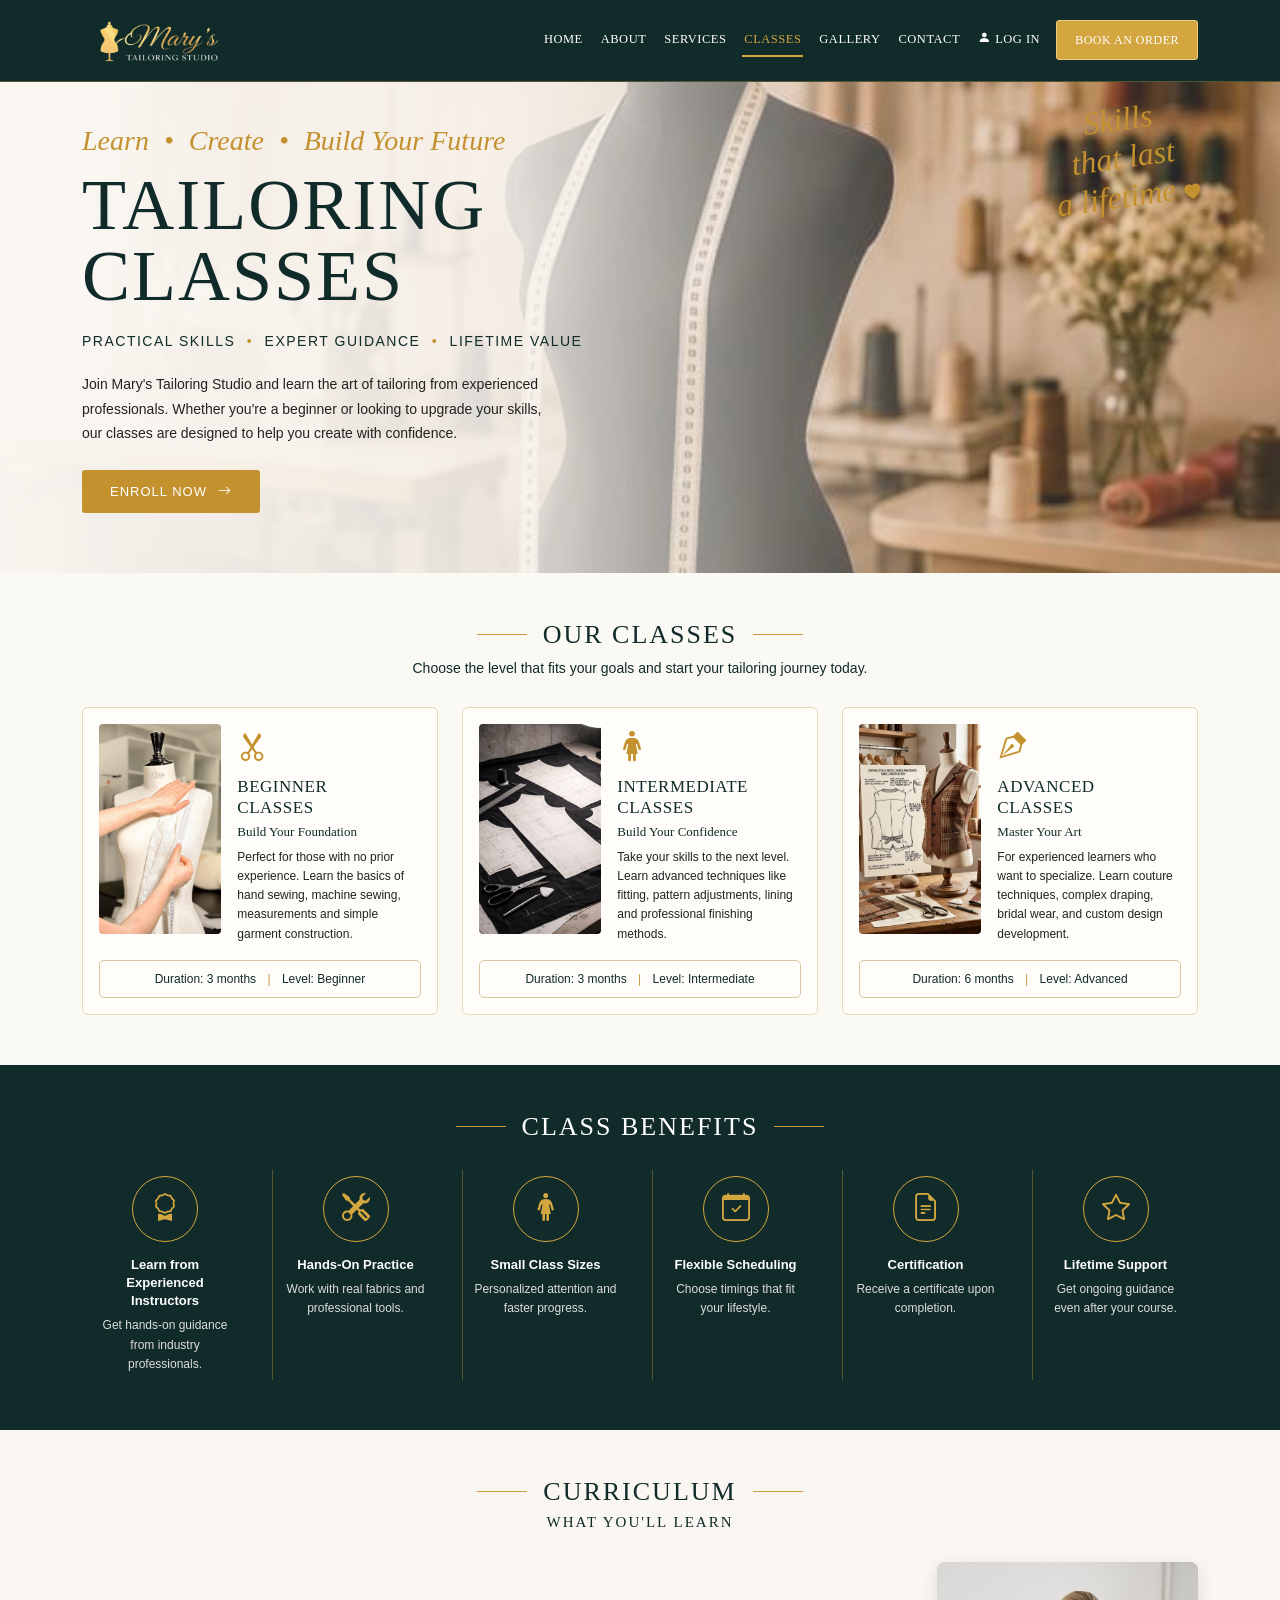
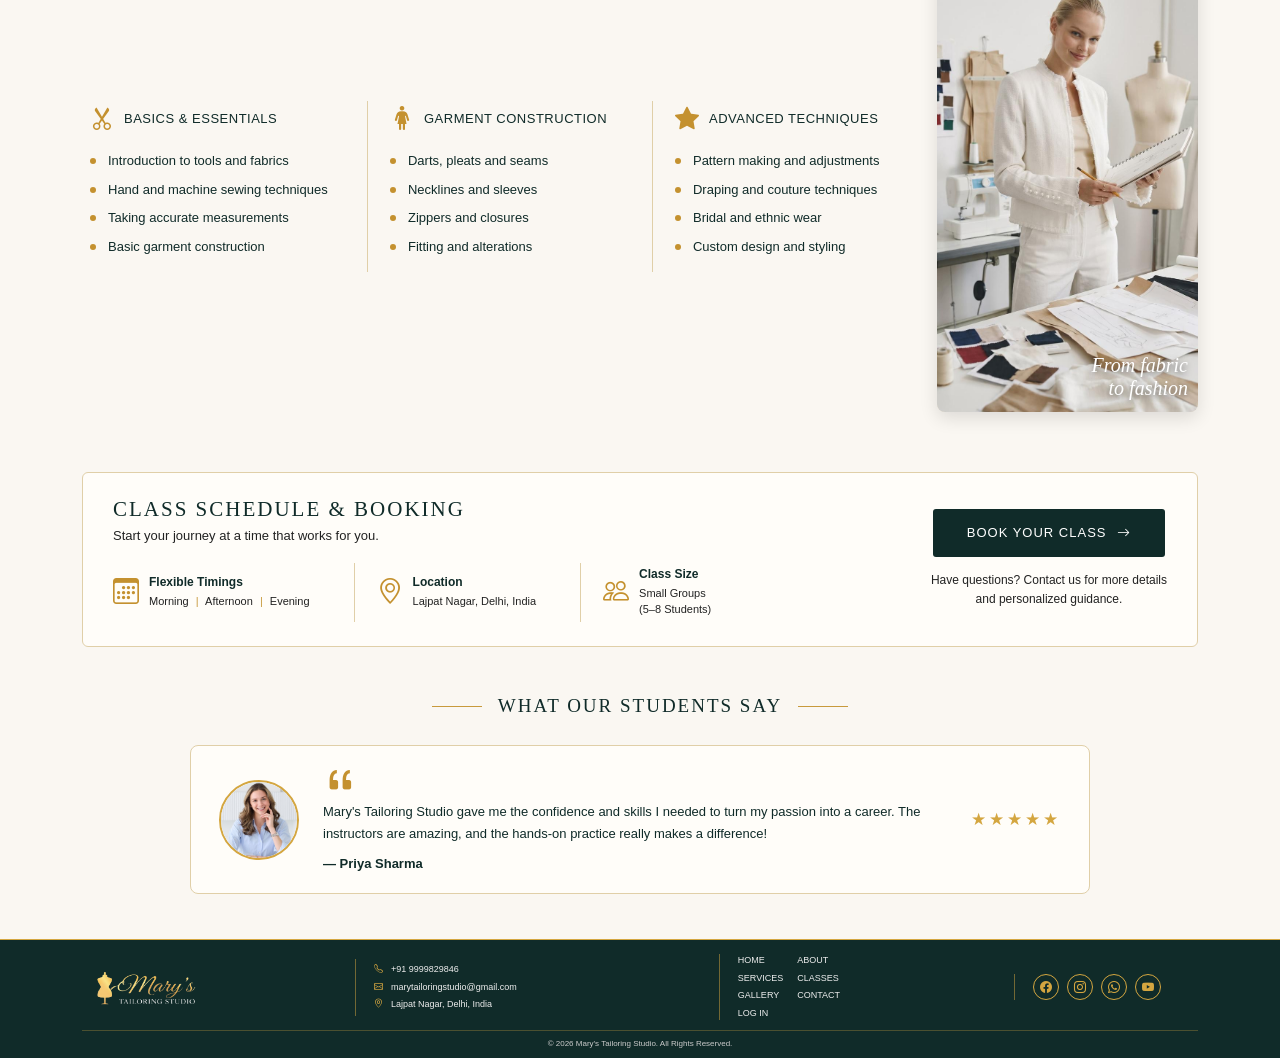
<file: classes.html>
<!doctype html>
<html lang="en">
  <head>
    <meta charset="UTF-8" />
    <meta name="viewport" content="width=device-width, initial-scale=1.0" />

    <title>Classes | Mary's Tailoring Studio</title>

    <link
      href="https://cdn.jsdelivr.net/npm/bootstrap@5.3.8/dist/css/bootstrap.min.css"
      rel="stylesheet"
    />

    <link
      rel="stylesheet"
      href="https://cdn.jsdelivr.net/npm/bootstrap-icons@1.13.1/font/bootstrap-icons.min.css"
    />

    <!-- This file is self-contained: do NOT also load style.css on this page -->
    <link rel="stylesheet" href="style.css" />
  </head>

  <body>
    <!-- =========================================================
                         NAVBAR
    ========================================================= -->

    <nav class="navbar navbar-expand-lg fixed-top">
      <div class="container">
        <a class="navbar-brand" href="index.html">
          <img
            src="tailoring image/Logo2.png"
            class="logo-image"
            alt="Mary's Tailoring Studio"
          />
        </a>

        <button
          class="navbar-toggler"
          type="button"
          data-bs-toggle="collapse"
          data-bs-target="#navbarMenu"
          aria-controls="navbarMenu"
          aria-expanded="false"
          aria-label="Toggle navigation"
        >
          <span class="navbar-toggler-icon"></span>
        </button>

        <div class="collapse navbar-collapse" id="navbarMenu">
          <ul class="navbar-nav ms-auto">
            <li class="nav-item">
              <a class="nav-link" href="index.html">HOME</a>
            </li>
            <li class="nav-item">
              <a class="nav-link" href="about.html">ABOUT</a>
            </li>
            <li class="nav-item">
              <a class="nav-link" href="services.html">SERVICES</a>
            </li>
            <li class="nav-item">
              <a class="nav-link active" href="classes.html">CLASSES</a>
            </li>
            <li class="nav-item">
              <a class="nav-link" href="gallery.html">GALLERY</a>
            </li>
            <li class="nav-item">
              <a class="nav-link" href="contact.html">CONTACT</a>
            </li>
            <li class="nav-item">
              <a class="nav-link" href="login.jpeg">
                <i class="bi bi-person-fill"></i> LOG IN
              </a>
            </li>
            <li class="nav-item">
              <a class="book-button" href="order.html">BOOK AN ORDER</a>
            </li>
          </ul>
        </div>
      </div>
    </nav>

    <!-- =========================================================
                         CLASSES HERO
    ========================================================= -->

    <section class="classes-hero">
      <div class="classes-hero-overlay"></div>

      <div class="container">
        <div class="classes-hero-content">
          <p class="classes-script-line">
            Learn <span>•</span> Create <span>•</span> Build Your Future
          </p>

          <h1>TAILORING<br />CLASSES</h1>

          <h4>
            PRACTICAL SKILLS <span>•</span> EXPERT GUIDANCE <span>•</span>
            LIFETIME VALUE
          </h4>

          <p class="classes-hero-text">
            Join Mary's Tailoring Studio and learn the art of tailoring from
            experienced professionals. Whether you're a beginner or looking to
            upgrade your skills, our classes are designed to help you create
            with confidence.
          </p>

          <a href="Book.html" class="classes-gold-button">
            ENROLL NOW <i class="bi bi-arrow-right"></i>
          </a>
        </div>

        <div class="classes-hero-side">
          Skills<br />that last<br />a lifetime <i class="bi bi-heart-fill"></i>
        </div>
      </div>
    </section>

    <!-- =========================================================
                         OUR CLASSES
    ========================================================= -->

    <section class="classes-list-section">
      <div class="container">
        <div class="classes-heading">
          <h2>OUR CLASSES</h2>
          <p>
            Choose the level that fits your goals and start your tailoring
            journey today.
          </p>
        </div>

        <div class="row g-4">
          <!-- BEGINNER -->

          <div class="col-lg-4 col-12">
            <div class="class-level-card">
              <div class="class-level-top">
                <div class="class-level-image">
                  <img
                    src="tailoring image/classesBegineer.jpeg"
                    alt="Beginner tailoring class"
                  />
                </div>

                <div class="class-level-info">
                  <i class="bi bi-scissors"></i>
                  <h3>BEGINNER<br />CLASSES</h3>
                  <h5>Build Your Foundation</h5>
                  <p>
                    Perfect for those with no prior experience. Learn the basics
                    of hand sewing, machine sewing, measurements and simple
                    garment construction.
                  </p>
                </div>
              </div>

              <div class="class-level-meta">
                Duration: 3 months <span>|</span> Level: Beginner
              </div>
            </div>
          </div>

          <!-- INTERMEDIATE -->

          <div class="col-lg-4 col-12">
            <div class="class-level-card">
              <div class="class-level-top">
                <div class="class-level-image">
                  <img
                    src="tailoring image/classesIntermediate.jpeg"
                    alt="Intermediate tailoring class"
                  />
                </div>

                <div class="class-level-info">
                  <i class="bi bi-person-standing-dress"></i>
                  <h3>INTERMEDIATE<br />CLASSES</h3>
                  <h5>Build Your Confidence</h5>
                  <p>
                    Take your skills to the next level. Learn advanced
                    techniques like fitting, pattern adjustments, lining and
                    professional finishing methods.
                  </p>
                </div>
              </div>

              <div class="class-level-meta">
                Duration: 3 months <span>|</span> Level: Intermediate
              </div>
            </div>
          </div>

          <!-- ADVANCED -->

          <div class="col-lg-4 col-12">
            <div class="class-level-card">
              <div class="class-level-top">
                <div class="class-level-image">
                  <img
                    src="tailoring image/classeAdvance.jpeg"
                    alt="Advanced tailoring class"
                  />
                </div>

                <div class="class-level-info">
                  <i class="bi bi-vector-pen"></i>
                  <h3>ADVANCED<br />CLASSES</h3>
                  <h5>Master Your Art</h5>
                  <p>
                    For experienced learners who want to specialize. Learn
                    couture techniques, complex draping, bridal wear, and custom
                    design development.
                  </p>
                </div>
              </div>

              <div class="class-level-meta">
                Duration: 6 months <span>|</span> Level: Advanced
              </div>
            </div>
          </div>
        </div>
      </div>
    </section>

    <!-- =========================================================
                         CLASS BENEFITS
    ========================================================= -->

    <section class="class-benefits-section">
      <div class="container">
        <div class="classes-heading light">
          <h2>CLASS BENEFITS</h2>
        </div>

        <div class="row g-4 benefits-row">
          <div class="col-lg-2 col-md-4 col-6">
            <div class="benefit-item">
              <div class="benefit-icon"><i class="bi bi-award"></i></div>
              <h3>Learn from Experienced Instructors</h3>
              <p>Get hands-on guidance from industry professionals.</p>
            </div>
          </div>

          <div class="col-lg-2 col-md-4 col-6">
            <div class="benefit-item">
              <div class="benefit-icon"><i class="bi bi-tools"></i></div>
              <h3>Hands-On Practice</h3>
              <p>Work with real fabrics and professional tools.</p>
            </div>
          </div>

          <div class="col-lg-2 col-md-4 col-6">
            <div class="benefit-item">
              <div class="benefit-icon">
                <i class="bi bi-person-standing-dress"></i>
              </div>
              <h3>Small Class Sizes</h3>
              <p>Personalized attention and faster progress.</p>
            </div>
          </div>

          <div class="col-lg-2 col-md-4 col-6">
            <div class="benefit-item">
              <div class="benefit-icon">
                <i class="bi bi-calendar-check"></i>
              </div>
              <h3>Flexible Scheduling</h3>
              <p>Choose timings that fit your lifestyle.</p>
            </div>
          </div>

          <div class="col-lg-2 col-md-4 col-6">
            <div class="benefit-item">
              <div class="benefit-icon">
                <i class="bi bi-file-earmark-text"></i>
              </div>
              <h3>Certification</h3>
              <p>Receive a certificate upon completion.</p>
            </div>
          </div>

          <div class="col-lg-2 col-md-4 col-6">
            <div class="benefit-item">
              <div class="benefit-icon"><i class="bi bi-star"></i></div>
              <h3>Lifetime Support</h3>
              <p>Get ongoing guidance even after your course.</p>
            </div>
          </div>
        </div>
      </div>
    </section>

    <!-- =========================================================
                         CURRICULUM
    ========================================================= -->

    <section class="curriculum-section">
      <div class="container">
        <div class="classes-heading">
          <h2>CURRICULUM</h2>
          <p class="plain-caps">WHAT YOU'LL LEARN</p>
        </div>

        <div class="row g-4 align-items-center">
          <div class="col-lg-9">
            <div class="row g-4">
              <!-- BASICS -->

              <div class="col-md-4">
                <div class="curriculum-col">
                  <div class="curriculum-title">
                    <i class="bi bi-scissors"></i>
                    <h3>BASICS &amp; ESSENTIALS</h3>
                  </div>

                  <ul>
                    <li>Introduction to tools and fabrics</li>
                    <li>Hand and machine sewing techniques</li>
                    <li>Taking accurate measurements</li>
                    <li>Basic garment construction</li>
                  </ul>
                </div>
              </div>

              <!-- CONSTRUCTION -->

              <div class="col-md-4">
                <div class="curriculum-col">
                  <div class="curriculum-title">
                    <i class="bi bi-person-standing-dress"></i>
                    <h3>GARMENT CONSTRUCTION</h3>
                  </div>

                  <ul>
                    <li>Darts, pleats and seams</li>
                    <li>Necklines and sleeves</li>
                    <li>Zippers and closures</li>
                    <li>Fitting and alterations</li>
                  </ul>
                </div>
              </div>

              <!-- ADVANCED -->

              <div class="col-md-4">
                <div class="curriculum-col">
                  <div class="curriculum-title">
                    <i class="bi bi-star-fill"></i>
                    <h3>ADVANCED TECHNIQUES</h3>
                  </div>

                  <ul>
                    <li>Pattern making and adjustments</li>
                    <li>Draping and couture techniques</li>
                    <li>Bridal and ethnic wear</li>
                    <li>Custom design and styling</li>
                  </ul>
                </div>
              </div>
            </div>
          </div>

          <div class="col-lg-3">
            <div class="curriculum-image">
              <img src="tailoring image/classesBook.jpeg"Sewing machine close-up" />
              <div class="curriculum-script">From fabric<br />to fashion</div>
            </div>
          </div>
        </div>
      </div>
    </section>

    <!-- =========================================================
                    CLASS SCHEDULE & BOOKING
    ========================================================= -->

    <section class="booking-section">
      <div class="container">
        <div class="booking-box">
          <div class="booking-left">
            <h2>CLASS SCHEDULE &amp; BOOKING</h2>
            <p class="booking-sub">
              Start your journey at a time that works for you.
            </p>

            <div class="booking-info-row">
              <div class="booking-info">
                <i class="bi bi-calendar3"></i>
                <div>
                  <h4>Flexible Timings</h4>
                  <p>Morning <span>|</span> Afternoon <span>|</span> Evening</p>
                </div>
              </div>

              <div class="booking-info">
                <i class="bi bi-geo-alt"></i>
                <div>
                  <h4>Location</h4>
                  <p>Lajpat Nagar, Delhi, India</p>
                </div>
              </div>

              <div class="booking-info">
                <i class="bi bi-people"></i>
                <div>
                  <h4>Class Size</h4>
                  <p>Small Groups<br />(5–8 Students)</p>
                </div>
              </div>
            </div>
          </div>

          <div class="booking-right">
            <a href="Book.html" class="classes-dark-button">
              BOOK YOUR CLASS <i class="bi bi-arrow-right"></i>
            </a>

            <p>
              Have questions? Contact us for more details<br />
              and personalized guidance.
            </p>
          </div>
        </div>
      </div>
    </section>

    <!-- =========================================================
                     WHAT OUR STUDENTS SAY
    ========================================================= -->

    <section class="students-section">
      <div class="container">
        <div class="classes-heading small">
          <h2>WHAT OUR STUDENTS SAY</h2>
        </div>

        <div class="student-card">
          <div class="student-photo">
            <img src="client1.jpeg" alt="Priya Sharma" />
          </div>

          <div class="student-text">
            <i class="bi bi-quote"></i>
            <p>
              Mary's Tailoring Studio gave me the confidence and skills I needed
              to turn my passion into a career. The instructors are amazing, and
              the hands-on practice really makes a difference!
            </p>
            <strong>— Priya Sharma</strong>
          </div>

          <div class="student-stars">★★★★★</div>
        </div>
      </div>
    </section>

    <!-- =========================================================
                         FOOTER
    ========================================================= -->

    <footer class="main-footer">
      <div class="container">
        <div class="footer-main">
          <div class="footer-brand">
            <a href="index.html">
              <img
                src="tailoring image/Logo2.png"
                alt="Mary's Tailoring Studio"
              />
            </a>
          </div>

          <div class="footer-contact">
            <p><i class="bi bi-telephone"></i> +91 9999829846</p>
            <p><i class="bi bi-envelope"></i> marytailoringstudio@gmail.com</p>
            <p><i class="bi bi-geo-alt"></i> Lajpat Nagar, Delhi, India</p>
          </div>

          <div class="footer-links">
            <a href="index.html">HOME</a>
            <a href="about.html">ABOUT</a>
            <a href="services.html">SERVICES</a>
            <a href="classes.html">CLASSES</a>
            <a href="gallery.html">GALLERY</a>
            <a href="contact.html">CONTACT</a>
            <a href="Login.html">LOG IN</a>
          </div>

          <div class="footer-social">
            <a href="#"><i class="bi bi-facebook"></i></a>
            <a href="#"><i class="bi bi-instagram"></i></a>
            <a href="#"><i class="bi bi-whatsapp"></i></a>
            <a href="#"><i class="bi bi-youtube"></i></a>
          </div>
        </div>

        <div class="footer-bottom">
          © 2026 Mary's Tailoring Studio. All Rights Reserved.
        </div>
      </div>
    </footer>

    <script src="https://cdn.jsdelivr.net/npm/bootstrap@5.3.8/dist/js/bootstrap.bundle.min.js"></script>
    <script src="classes.js"></script>
  </body>
</html>
</file>
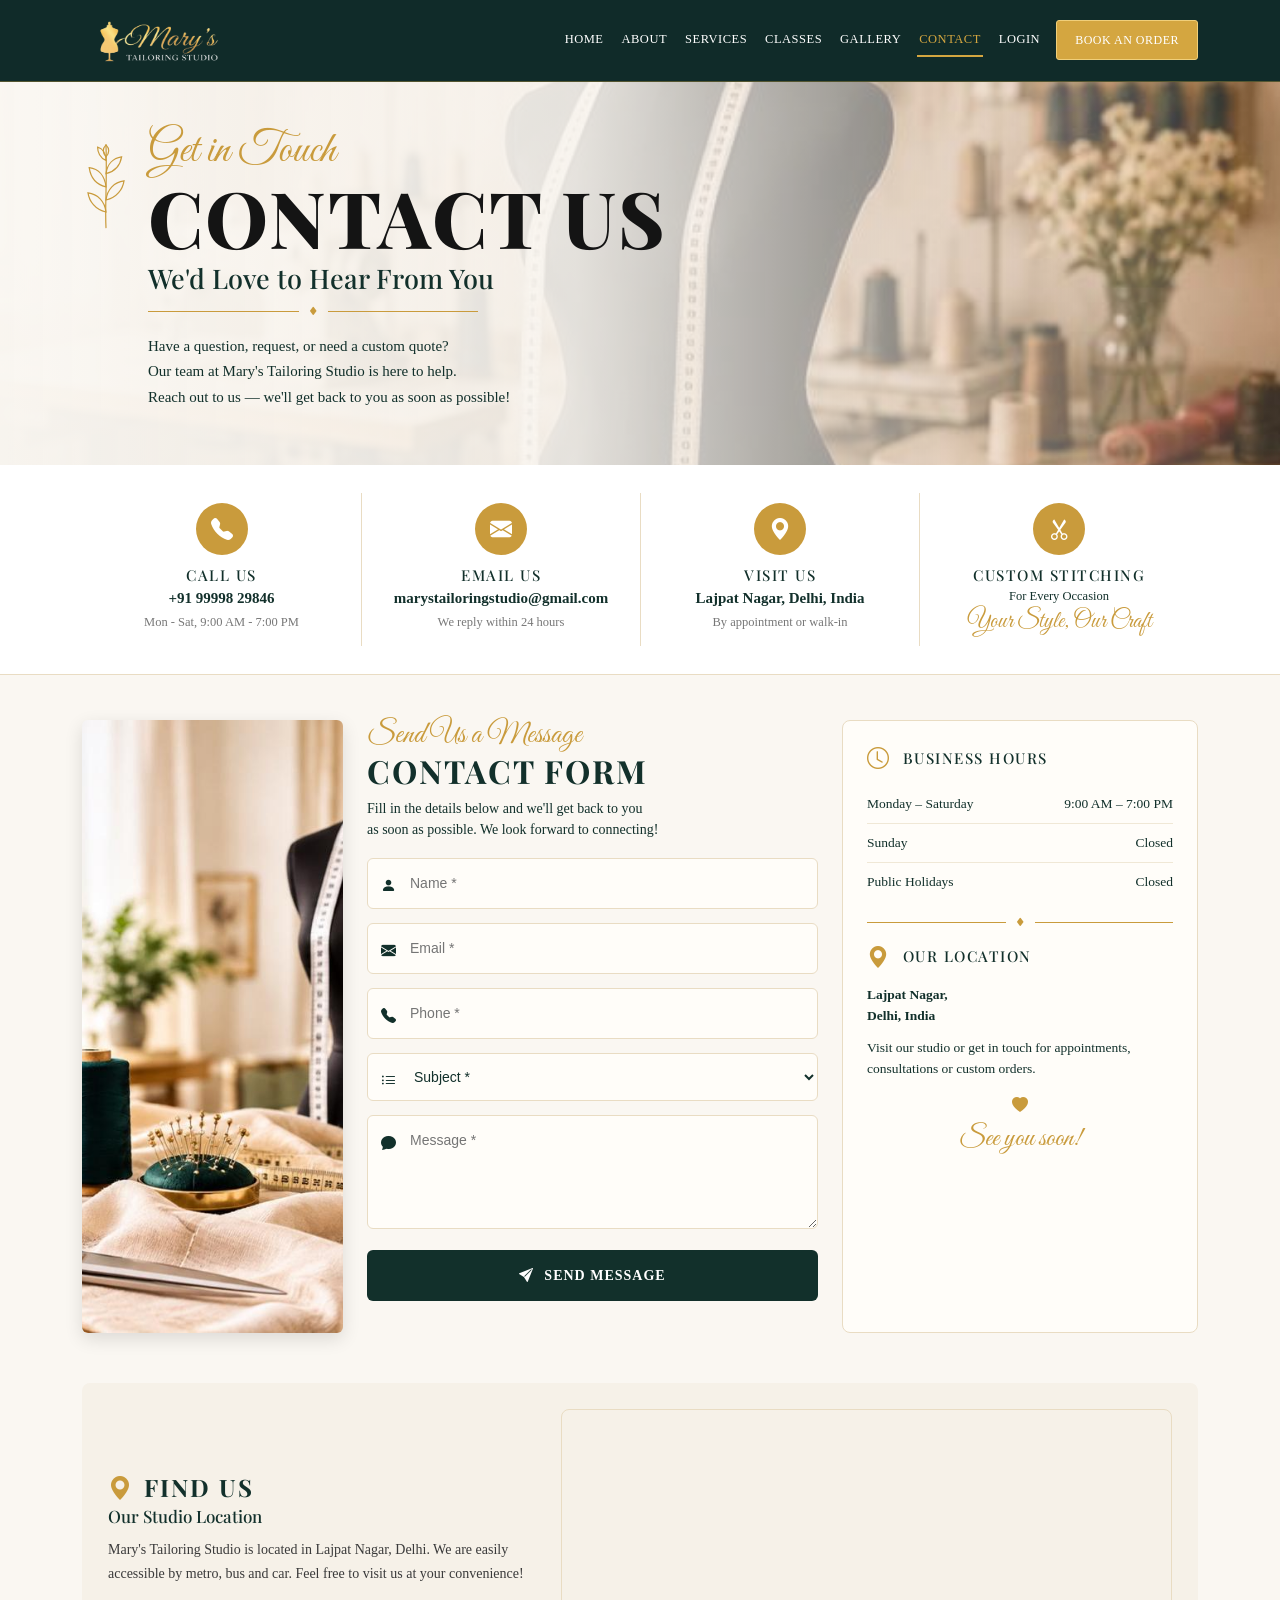
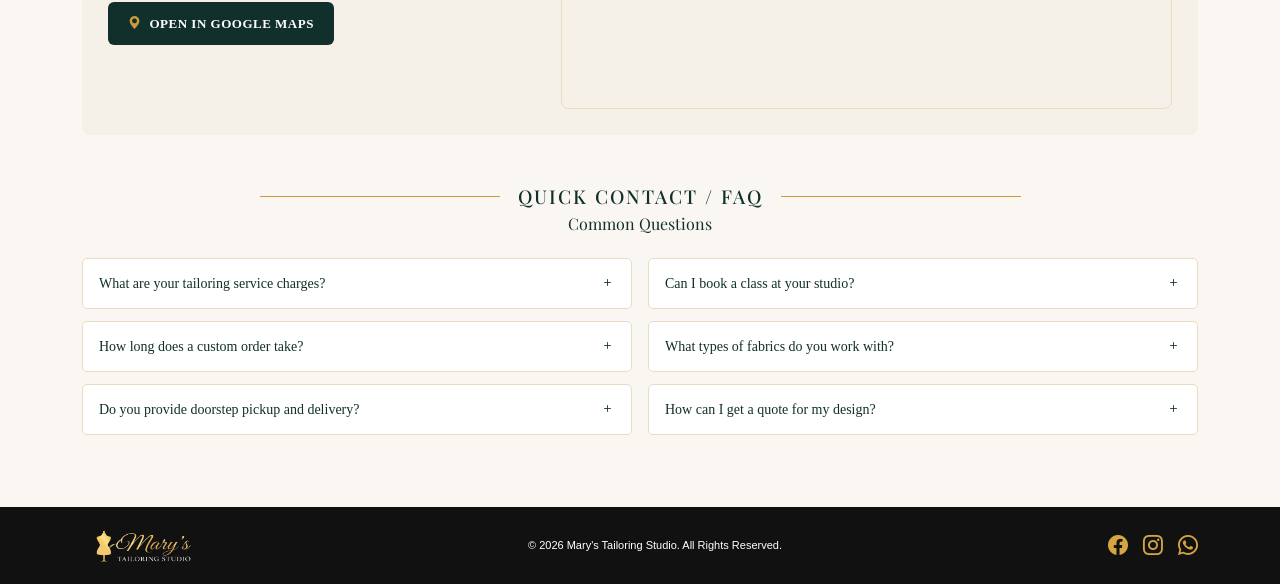
<file: contact.html>
<!doctype html>
<html lang="en">
  <head>
    <meta charset="UTF-8" />
    <meta name="viewport" content="width=device-width, initial-scale=1.0" />
    <title>Contact Us | Mary's Tailoring Studio</title>

    <link
      href="https://cdn.jsdelivr.net/npm/bootstrap@5.3.8/dist/css/bootstrap.min.css"
      rel="stylesheet"
    />
    <link
      rel="stylesheet"
      href="https://cdn.jsdelivr.net/npm/bootstrap-icons@1.13.1/font/bootstrap-icons.min.css"
    />
    <link rel="preconnect" href="https://fonts.googleapis.com" />
    <link rel="preconnect" href="https://fonts.gstatic.com" crossorigin />
    <link
      href="https://fonts.googleapis.com/css2?family=Great+Vibes&family=Playfair+Display:wght@500;600;700;800&display=swap"
      rel="stylesheet"
    />

    <!-- your single stylesheet (contact CSS is pasted at the bottom of it) -->
    <link rel="stylesheet" href="style.css" />
  </head>

  <body class="contact-page">
    <!-- ================= NAVBAR (same as other pages) ================= -->
    <nav class="navbar navbar-expand-lg fixed-top">
      <div class="container">
        <a class="navbar-brand" href="index.html">
          <img
            src="tailoring image/Logo2.png"
            alt="Mary's Tailoring Studio Logo"
            class="logo-image"
          />
        </a>
        <button
          class="navbar-toggler"
          type="button"
          data-bs-toggle="collapse"
          data-bs-target="#navbarMenu"
          aria-controls="navbarMenu"
          aria-expanded="false"
          aria-label="Toggle navigation"
        >
          <span class="navbar-toggler-icon"></span>
        </button>
        <div class="collapse navbar-collapse" id="navbarMenu">
          <ul class="navbar-nav ms-auto">
            <li class="nav-item">
              <a class="nav-link" href="index.html"> HOME </a>
            </li>
            <li class="nav-item">
              <a class="nav-link" href="about.html"> ABOUT </a>
            </li>
            <li class="nav-item">
              <a class="nav-link" href="services.html"> SERVICES </a>
            </li>
            <li class="nav-item">
              <a class="nav-link" href="classes.html"> CLASSES </a>
            </li>
            <li class="nav-item">
              <a class="nav-link" href="gallery.html"> GALLERY </a>
            </li>
            <li class="nav-item">
              <a class="nav-link active" href="contact.html"> CONTACT </a>
            </li>
            <li class="nav-item">
              <a class="nav-link" href="Login.html"> LOGIN </a>
            </li>
            <li class="nav-item">
              <a class="book-button" href="order.html"> BOOK AN ORDER </a>
            </li>
          </ul>
        </div>
      </div>
    </nav>

    <!-- ================= HERO ================= -->
    <section class="ct-hero">
      <div class="container">
        <div class="ct-hero-inner">
          <svg
            class="ct-sprig"
            viewBox="0 0 80 150"
            fill="none"
            stroke="#c99b3c"
            stroke-width="2"
            stroke-linecap="round"
            aria-hidden="true"
          >
            <path d="M40 146 C38 110 42 70 40 8" />
            <path d="M40 120 C22 116 12 102 10 88 C26 90 38 102 40 120Z" />
            <path d="M40 100 C58 96 68 82 70 68 C54 70 42 82 40 100Z" />
            <path d="M40 78 C22 74 14 60 12 46 C28 48 38 60 40 78Z" />
            <path d="M40 56 C56 52 64 40 66 28 C52 30 42 40 40 56Z" />
            <path d="M40 34 C30 30 26 20 26 12 C34 14 40 22 40 34Z" />
            <path d="M40 8 C46 14 46 22 40 28 C34 22 34 14 40 8Z" />
          </svg>

          <div class="ct-hero-text">
            <p class="ct-script">Get in Touch</p>
            <h1>CONTACT US</h1>
            <h2>We'd Love to Hear From You</h2>
            <div class="ct-divider">
              <span></span><i class="bi bi-suit-diamond-fill"></i><span></span>
            </div>
            <p class="ct-hero-p">
              Have a question, request, or need a custom quote?<br />
              Our team at Mary's Tailoring Studio is here to help.<br />
              Reach out to us — we'll get back to you as soon as possible!
            </p>
          </div>
        </div>
      </div>
    </section>

    <!-- ================= INFO STRIP ================= -->
    <section class="ct-info">
      <div class="container">
        <div class="row g-0">
          <div class="col-6 col-lg-3 ct-info-item">
            <div class="ct-info-icon"><i class="bi bi-telephone-fill"></i></div>
            <h3>CALL US</h3>
            <a href="tel:+919999829846" class="ct-info-main">+91 99998 29846</a>
            <small>Mon - Sat, 9:00 AM - 7:00 PM</small>
          </div>
          <div class="col-6 col-lg-3 ct-info-item">
            <div class="ct-info-icon"><i class="bi bi-envelope-fill"></i></div>
            <h3>EMAIL US</h3>
            <a href="mailto:marystailoringstudio@gmail.com" class="ct-info-main"
              >marystailoringstudio@gmail.com</a
            >
            <small>We reply within 24 hours</small>
          </div>
          <div class="col-6 col-lg-3 ct-info-item">
            <div class="ct-info-icon"><i class="bi bi-geo-alt-fill"></i></div>
            <h3>VISIT US</h3>
            <span class="ct-info-main">Lajpat Nagar, Delhi, India</span>
            <small>By appointment or walk-in</small>
          </div>
          <div class="col-6 col-lg-3 ct-info-item">
            <div class="ct-info-icon"><i class="bi bi-scissors"></i></div>
            <h3>CUSTOM STITCHING</h3>
            <span class="ct-info-sub">For Every Occasion</span>
            <span class="ct-script ct-info-script">Your Style, Our Craft</span>
          </div>
        </div>
      </div>
    </section>

    <!-- ================= FORM + HOURS ================= -->
    <section class="ct-main">
      <div class="container">
        <div class="row g-4 align-items-stretch">
          <!-- photo -->
          <div class="col-lg-3 d-none d-lg-block">
            <div class="ct-photo"></div>
          </div>

          <!-- form -->
          <div class="col-lg-5">
            <p class="ct-script ct-form-script">Send Us a Message</p>
            <h2 class="ct-title">CONTACT FORM</h2>
            <p class="ct-form-intro">
              Fill in the details below and we'll get back to you<br
                class="d-none d-md-block"
              />
              as soon as possible. We look forward to connecting!
            </p>

            <form id="ctForm" novalidate>
              <div class="ct-field">
                <i class="bi bi-person-fill"></i>
                <input
                  type="text"
                  id="ctName"
                  name="name"
                  placeholder="Name *"
                  autocomplete="name"
                  required
                />
                <small class="ct-error" data-for="ctName"></small>
              </div>
              <div class="ct-field">
                <i class="bi bi-envelope-fill"></i>
                <input
                  type="email"
                  id="ctEmail"
                  name="email"
                  placeholder="Email *"
                  autocomplete="email"
                  required
                />
                <small class="ct-error" data-for="ctEmail"></small>
              </div>
              <div class="ct-field">
                <i class="bi bi-telephone-fill"></i>
                <input
                  type="tel"
                  id="ctPhone"
                  name="phone"
                  placeholder="Phone *"
                  autocomplete="tel"
                  inputmode="tel"
                  required
                />
                <small class="ct-error" data-for="ctPhone"></small>
              </div>
              <div class="ct-field">
                <i class="bi bi-list-ul"></i>
                <select id="ctSubject" name="subject" required>
                  <option value="">Subject *</option>
                  <option>Custom Stitching</option>
                  <option>Alterations</option>
                  <option>Tailoring Classes</option>
                  <option>Get a Quote</option>
                  <option>Other</option>
                </select>
                <small class="ct-error" data-for="ctSubject"></small>
              </div>
              <div class="ct-field ct-field-area">
                <i class="bi bi-chat-fill"></i>
                <textarea
                  id="ctMessage"
                  name="message"
                  rows="4"
                  placeholder="Message *"
                  required
                ></textarea>
                <small class="ct-error" data-for="ctMessage"></small>
              </div>

              <button type="submit" class="ct-send" id="ctSend">
                <i class="bi bi-send-fill"></i> SEND MESSAGE
              </button>
              <p
                class="ct-status"
                id="ctStatus"
                role="status"
                aria-live="polite"
              ></p>
            </form>
          </div>

          <!-- hours / location -->
          <div class="col-lg-4">
            <aside class="ct-card">
              <h3 class="ct-card-title">
                <i class="bi bi-clock"></i> BUSINESS HOURS
              </h3>
              <ul class="ct-hours">
                <li>
                  <span>Monday – Saturday</span><span>9:00 AM – 7:00 PM</span>
                </li>
                <li><span>Sunday</span><span>Closed</span></li>
                <li><span>Public Holidays</span><span>Closed</span></li>
              </ul>
              <div class="ct-divider">
                <span></span><i class="bi bi-suit-diamond-fill"></i
                ><span></span>
              </div>

              <h3 class="ct-card-title">
                <i class="bi bi-geo-alt-fill"></i> OUR LOCATION
              </h3>
              <p class="ct-card-text">
                <strong>Lajpat Nagar,<br />Delhi, India</strong>
              </p>
              <p class="ct-card-text">
                Visit our studio or get in touch for appointments, consultations
                or custom orders.
              </p>
              <p class="ct-card-heart"><i class="bi bi-heart-fill"></i></p>
              <p class="ct-script ct-see-you">See you soon!</p>
            </aside>
          </div>
        </div>
      </div>
    </section>

    <!-- ================= FIND US ================= -->
    <section class="ct-find">
      <div class="container">
        <div class="ct-find-box">
          <div class="row g-4 align-items-center">
            <div class="col-lg-5">
              <h2 class="ct-title ct-find-title">
                <i class="bi bi-geo-alt-fill"></i> FIND US
              </h2>
              <h3 class="ct-find-sub">Our Studio Location</h3>
              <p>
                Mary's Tailoring Studio is located in Lajpat Nagar, Delhi. We
                are easily accessible by metro, bus and car. Feel free to visit
                us at your convenience!
              </p>
              <a
                class="ct-maps-btn"
                target="_blank"
                rel="noopener"
                href="https://www.google.com/maps/search/?api=1&query=Lajpat+Nagar+Delhi"
              >
                <i class="bi bi-geo-alt-fill"></i> OPEN IN GOOGLE MAPS
              </a>
            </div>
            <div class="col-lg-7">
              <div class="ct-map">
                <iframe
                  title="Mary's Tailoring Studio location"
                  src="https://www.google.com/maps?q=Lajpat+Nagar,+Delhi&output=embed"
                  loading="lazy"
                  referrerpolicy="no-referrer-when-downgrade"
                  allowfullscreen
                ></iframe>
              </div>
            </div>
          </div>
        </div>
      </div>
    </section>

    <!-- ================= FAQ ================= -->
    <section class="ct-faq">
      <div class="container">
        <div class="ct-faq-head">
          <span></span>
          <h2>QUICK CONTACT / FAQ</h2>
          <span></span>
        </div>
        <p class="ct-faq-sub">Common Questions</p>

        <div class="row g-3" id="ctFaq">
          <div class="col-lg-6">
            <div class="ct-faq-item">
              <button type="button" class="ct-faq-q" aria-expanded="false">
                What are your tailoring service charges?
                <i class="bi bi-plus"></i>
              </button>
              <div class="ct-faq-a">
                <p>
                  Charges depend on the garment, fabric and detailing. Message
                  us with your design and we'll share a clear quote.
                </p>
              </div>
            </div>
            <div class="ct-faq-item">
              <button type="button" class="ct-faq-q" aria-expanded="false">
                How long does a custom order take? <i class="bi bi-plus"></i>
              </button>
              <div class="ct-faq-a">
                <p>
                  Most custom orders are ready in 5–10 working days. Bridal and
                  heavy work may take longer — we'll confirm when you book.
                </p>
              </div>
            </div>
            <div class="ct-faq-item">
              <button type="button" class="ct-faq-q" aria-expanded="false">
                Do you provide doorstep pickup and delivery?
                <i class="bi bi-plus"></i>
              </button>
              <div class="ct-faq-a">
                <p>
                  Yes, pickup and delivery can be arranged in nearby areas.
                  Contact us to check availability for your location.
                </p>
              </div>
            </div>
          </div>
          <div class="col-lg-6">
            <div class="ct-faq-item">
              <button type="button" class="ct-faq-q" aria-expanded="false">
                Can I book a class at your studio? <i class="bi bi-plus"></i>
              </button>
              <div class="ct-faq-a">
                <p>
                  Absolutely! Visit our
                  <a href="classes.html">Classes page</a> to choose a level and
                  book your seat.
                </p>
              </div>
            </div>
            <div class="ct-faq-item">
              <button type="button" class="ct-faq-q" aria-expanded="false">
                What types of fabrics do you work with?
                <i class="bi bi-plus"></i>
              </button>
              <div class="ct-faq-a">
                <p>
                  Cotton, silk, georgette, linen, chiffon, wool blends and more.
                  You can bring your own fabric or we can help you choose.
                </p>
              </div>
            </div>
            <div class="ct-faq-item">
              <button type="button" class="ct-faq-q" aria-expanded="false">
                How can I get a quote for my design? <i class="bi bi-plus"></i>
              </button>
              <div class="ct-faq-a">
                <p>
                  Pick “Get a Quote” as the subject in the form above and
                  describe or attach a reference on WhatsApp — we'll reply
                  within 24 hours.
                </p>
              </div>
            </div>
          </div>
        </div>
      </div>
    </section>

    <!-- ================= FOOTER (same as other pages) ================= -->
    <footer>
      <div class="container">
        <div class="footer-content">
          <div class="footer-logo">
            <a href="index.html"
              ><img
                src="tailoring image/Logo2.png"
                alt="Mary's Tailoring Studio"
            /></a>
          </div>
          <p>© 2026 Mary's Tailoring Studio. All Rights Reserved.</p>
          <div class="social-icons">
            <a href="#"><i class="bi bi-facebook"></i></a>
            <a href="#"><i class="bi bi-instagram"></i></a>
            <a href="#"><i class="bi bi-whatsapp"></i></a>
          </div>
        </div>
      </div>
    </footer>

    <script src="https://cdn.jsdelivr.net/npm/bootstrap@5.3.8/dist/js/bootstrap.bundle.min.js"></script>
    <script src="contact.js"></script>
  </body>
</html>
</file>
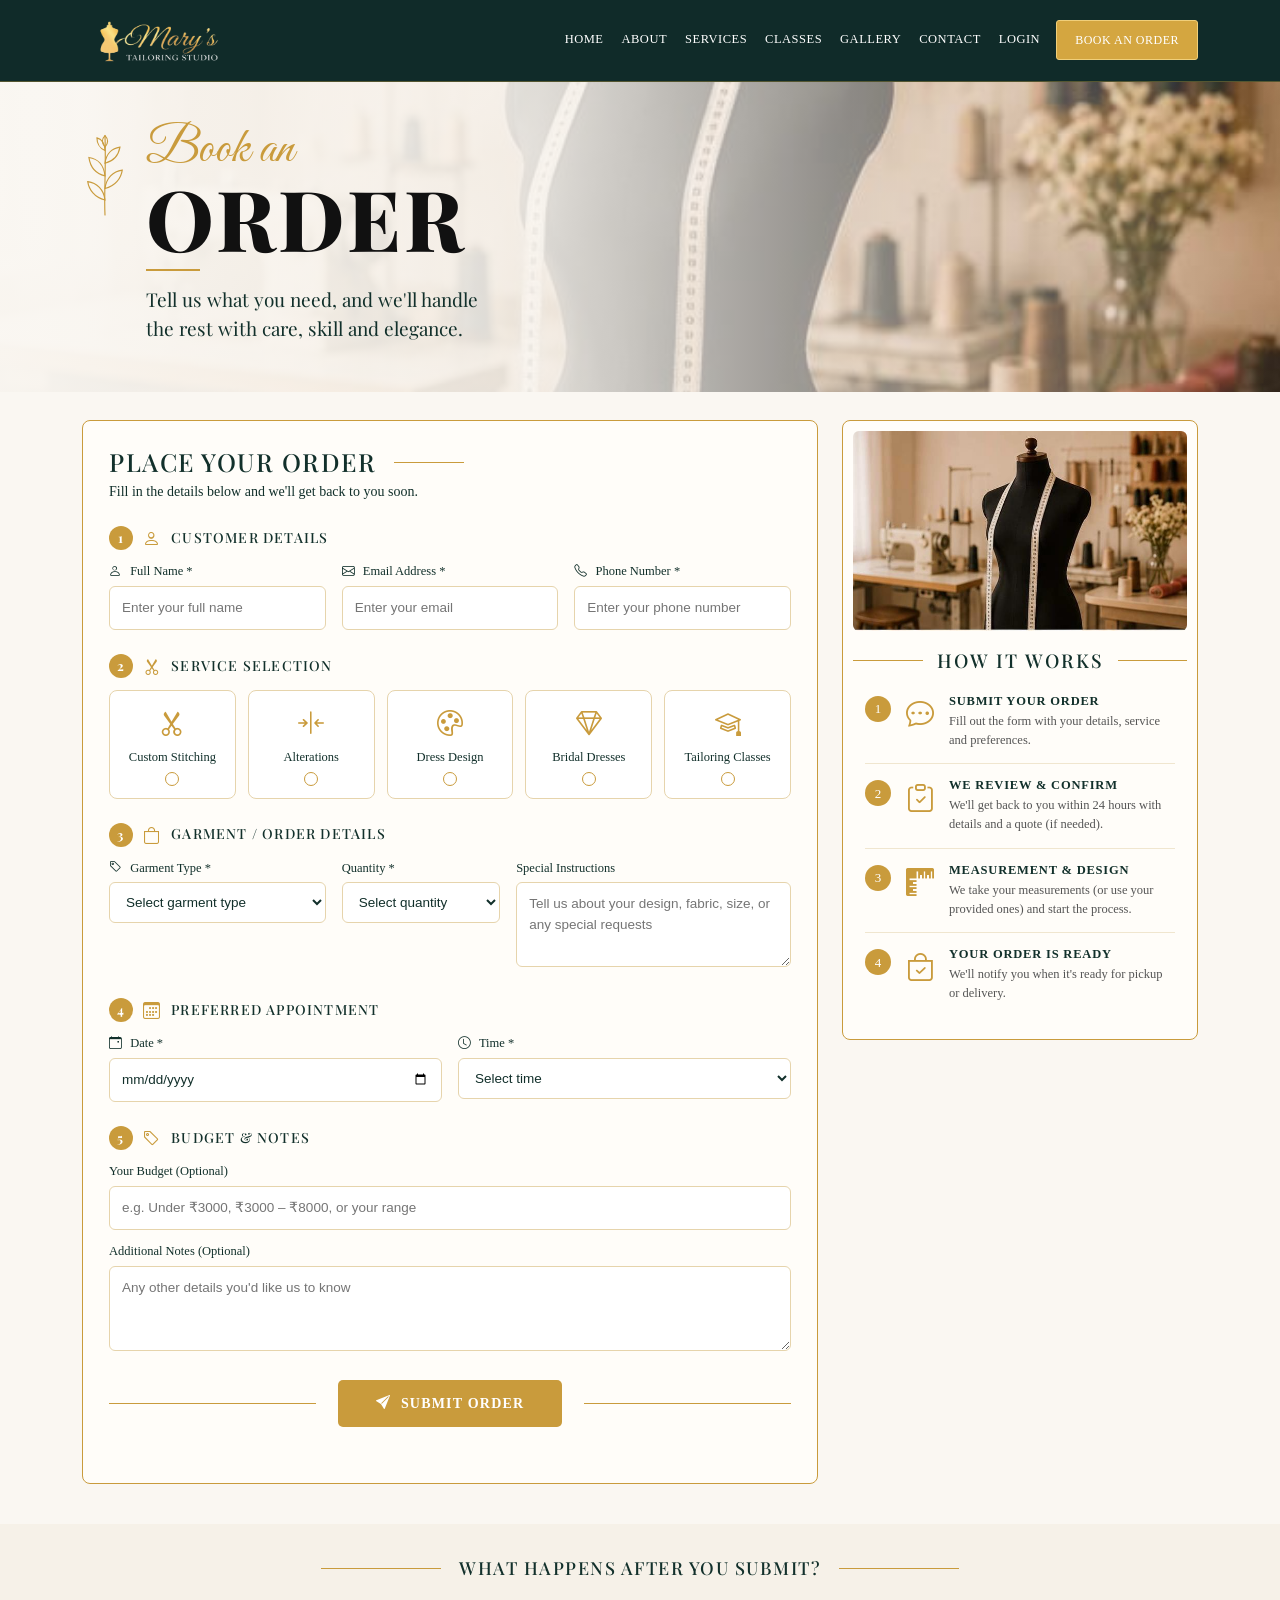
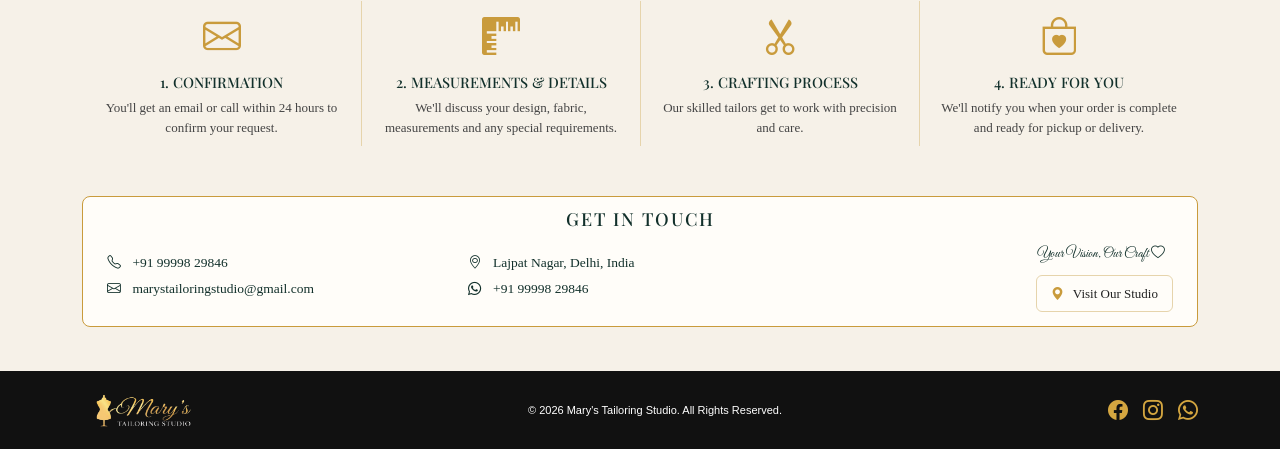
<file: order.html>
<!doctype html>
<html lang="en">
  <head>
    <meta charset="UTF-8" />
    <meta name="viewport" content="width=device-width, initial-scale=1.0" />
    <title>Book an Order | Mary's Tailoring Studio</title>

    <link
      href="https://cdn.jsdelivr.net/npm/bootstrap@5.3.8/dist/css/bootstrap.min.css"
      rel="stylesheet"
    />
    <link
      rel="stylesheet"
      href="https://cdn.jsdelivr.net/npm/bootstrap-icons@1.13.1/font/bootstrap-icons.min.css"
    />
    <link rel="preconnect" href="https://fonts.googleapis.com" />
    <link rel="preconnect" href="https://fonts.gstatic.com" crossorigin />
    <link
      href="https://fonts.googleapis.com/css2?family=Great+Vibes&family=Playfair+Display:wght@500;600;700;800&display=swap"
      rel="stylesheet"
    />

    <!-- your single stylesheet (contact CSS is pasted at the bottom of it) -->
    <link rel="stylesheet" href="style.css" />
  </head>

  <body class="order-page">
    <!-- ================= NAVBAR (same as other pages) ================= -->
    <nav class="navbar navbar-expand-lg fixed-top">
      <div class="container">
        <a class="navbar-brand" href="index.html">
          <img
            src="tailoring image/Logo2.png"
            alt="Mary's Tailoring Studio Logo"
            class="logo-image"
          />
        </a>
        <button
          class="navbar-toggler"
          type="button"
          data-bs-toggle="collapse"
          data-bs-target="#navbarMenu"
          aria-controls="navbarMenu"
          aria-expanded="false"
          aria-label="Toggle navigation"
        >
          <span class="navbar-toggler-icon"></span>
        </button>
        <div class="collapse navbar-collapse" id="navbarMenu">
          <ul class="navbar-nav ms-auto">
            <li class="nav-item">
              <a class="nav-link" href="index.html"> HOME </a>
            </li>
            <li class="nav-item">
              <a class="nav-link" href="about.html"> ABOUT </a>
            </li>
            <li class="nav-item">
              <a class="nav-link" href="services.html"> SERVICES </a>
            </li>
            <li class="nav-item">
              <a class="nav-link" href="classes.html"> CLASSES </a>
            </li>
            <li class="nav-item">
              <a class="nav-link" href="gallery.html"> GALLERY </a>
            </li>
            <li class="nav-item">
              <a class="nav-link" href="contact.html"> CONTACT </a>
            </li>
            <li class="nav-item">
              <a class="nav-link" href="Login.html"> LOGIN </a>
            </li>
            <li class="nav-item">
              <a class="book-button" href="order.html"> BOOK AN ORDER </a>
            </li>
          </ul>
        </div>
      </div>
    </nav>

    <!-- ================= HERO ================= -->
    <section class="od-hero">
      <div class="container">
        <div class="od-hero-inner">
          <svg
            class="od-sprig"
            viewBox="0 0 80 150"
            fill="none"
            stroke="#c99b3c"
            stroke-width="2"
            stroke-linecap="round"
            aria-hidden="true"
          >
            <path d="M40 146 C38 110 42 70 40 8" />
            <path d="M40 120 C22 116 12 102 10 88 C26 90 38 102 40 120Z" />
            <path d="M40 100 C58 96 68 82 70 68 C54 70 42 82 40 100Z" />
            <path d="M40 78 C22 74 14 60 12 46 C28 48 38 60 40 78Z" />
            <path d="M40 56 C56 52 64 40 66 28 C52 30 42 40 40 56Z" />
            <path d="M40 34 C30 30 26 20 26 12 C34 14 40 22 40 34Z" />
            <path d="M40 8 C46 14 46 22 40 28 C34 22 34 14 40 8Z" />
          </svg>
          <div>
            <p class="od-script">Book an</p>
            <h1>ORDER</h1>
            <span class="od-rule"></span>
            <p class="od-hero-p">
              Tell us what you need, and we'll handle<br />the rest with care,
              skill and elegance.
            </p>
          </div>
        </div>
      </div>
    </section>

    <!-- ================= FORM + HOW IT WORKS ================= -->
    <section class="od-main">
      <div class="container">
        <div class="row g-4">
          <div class="col-lg-8">
            <div class="od-card" id="odFormWrap">
              <h2 class="od-title">PLACE YOUR ORDER <span></span></h2>
              <p class="od-sub">
                Fill in the details below and we'll get back to you soon.
              </p>

              <form id="odForm" novalidate>
                <!-- 1 -->
                <h3 class="od-step">
                  <b>1</b><i class="bi bi-person"></i> CUSTOMER DETAILS
                </h3>
                <div class="row g-3">
                  <div class="col-md-4 od-field">
                    <label for="odName"
                      ><i class="bi bi-person"></i> Full Name *</label
                    >
                    <input
                      id="odName"
                      name="name"
                      type="text"
                      placeholder="Enter your full name"
                      autocomplete="name"
                    /><small class="od-error"></small>
                  </div>
                  <div class="col-md-4 od-field">
                    <label for="odEmail"
                      ><i class="bi bi-envelope"></i> Email Address *</label
                    >
                    <input
                      id="odEmail"
                      name="email"
                      type="email"
                      placeholder="Enter your email"
                      autocomplete="email"
                    /><small class="od-error"></small>
                  </div>
                  <div class="col-md-4 od-field">
                    <label for="odPhone"
                      ><i class="bi bi-telephone"></i> Phone Number *</label
                    >
                    <input
                      id="odPhone"
                      name="phone"
                      type="tel"
                      inputmode="tel"
                      placeholder="Enter your phone number"
                      autocomplete="tel"
                    /><small class="od-error"></small>
                  </div>
                </div>

                <!-- 2 -->
                <h3 class="od-step">
                  <b>2</b><i class="bi bi-scissors"></i> SERVICE SELECTION
                </h3>
                <div class="od-svcs" id="odSvcs">
                  <label class="od-svc">
                    <input
                      type="radio"
                      name="service"
                      value="Custom Stitching"
                    />
                    <span class="od-svc-box"
                      ><i class="bi bi-scissors"></i><b>Custom Stitching</b
                      ><em class="od-radio"></em
                    ></span>
                  </label>
                  <label class="od-svc">
                    <input type="radio" name="service" value="Alterations" />
                    <span class="od-svc-box"
                      ><i class="bi bi-arrows-collapse-vertical"></i
                      ><b>Alterations</b><em class="od-radio"></em
                    ></span>
                  </label>
                  <label class="od-svc">
                    <input type="radio" name="service" value="Dress Design" />
                    <span class="od-svc-box"
                      ><i class="bi bi-palette"></i><b>Dress Design</b
                      ><em class="od-radio"></em
                    ></span>
                  </label>
                  <label class="od-svc">
                    <input type="radio" name="service" value="Bridal Dresses" />
                    <span class="od-svc-box"
                      ><i class="bi bi-gem"></i><b>Bridal Dresses</b
                      ><em class="od-radio"></em
                    ></span>
                  </label>
                  <label class="od-svc">
                    <input
                      type="radio"
                      name="service"
                      value="Tailoring Classes"
                    />
                    <span class="od-svc-box"
                      ><i class="bi bi-mortarboard"></i><b>Tailoring Classes</b
                      ><em class="od-radio"></em
                    ></span>
                  </label>
                </div>
                <small class="od-error od-block" id="odSvcErr"></small>

                <!-- 3 -->
                <h3 class="od-step">
                  <b>3</b><i class="bi bi-bag"></i> GARMENT / ORDER DETAILS
                </h3>
                <div class="row g-3">
                  <div class="col-md-4 od-field">
                    <label for="odGarment"
                      ><i class="bi bi-tag"></i> Garment Type *</label
                    >
                    <select id="odGarment" name="garment">
                      <option value="">Select garment type</option>
                      <option>Blouse</option>
                      <option>Salwar Suit</option>
                      <option>Kurti</option>
                      <option>Lehenga</option>
                      <option>Gown / Dress</option>
                      <option>Saree Blouse / Fall-Pico</option>
                      <option>Men's Suit</option>
                      <option>Shirt / Trouser</option>
                      <option>Kids Wear</option>
                      <option>Other</option></select
                    ><small class="od-error"></small>
                  </div>
                  <div class="col-md-3 od-field">
                    <label for="odQty">Quantity *</label>
                    <select id="odQty" name="qty">
                      <option value="">Select quantity</option>
                      <option>1</option>
                      <option>2</option>
                      <option>3</option>
                      <option>4</option>
                      <option>5</option>
                      <option>6</option>
                      <option>7</option>
                      <option>8</option>
                      <option>9</option>
                      <option>10+</option></select
                    ><small class="od-error"></small>
                  </div>
                  <div class="col-md-5 od-field">
                    <label for="odInstr">Special Instructions</label>
                    <textarea
                      id="odInstr"
                      name="instructions"
                      rows="3"
                      placeholder="Tell us about your design, fabric, size, or any special requests"
                    ></textarea>
                  </div>
                </div>

                <!-- 4 -->
                <h3 class="od-step">
                  <b>4</b><i class="bi bi-calendar3"></i> PREFERRED APPOINTMENT
                </h3>
                <div class="row g-3">
                  <div class="col-md-6 od-field">
                    <label for="odDate"
                      ><i class="bi bi-calendar-event"></i> Date *</label
                    >
                    <input id="odDate" name="date" type="date" /><small
                      class="od-error"
                    ></small>
                  </div>
                  <div class="col-md-6 od-field">
                    <label for="odTime"
                      ><i class="bi bi-clock"></i> Time *</label
                    >
                    <select id="odTime" name="time">
                      <option value="">Select time</option></select
                    ><small class="od-error"></small>
                  </div>
                </div>

                <!-- 5 -->
                <h3 class="od-step">
                  <b>5</b><i class="bi bi-tag"></i> BUDGET &amp; NOTES
                </h3>
                <div class="od-field">
                  <label for="odBudget">Your Budget (Optional)</label>
                  <input
                    id="odBudget"
                    name="budget"
                    type="text"
                    placeholder="e.g. Under ₹3000, ₹3000 – ₹8000, or your range"
                  />
                </div>
                <div class="od-field">
                  <label for="odNotes">Additional Notes (Optional)</label>
                  <textarea
                    id="odNotes"
                    name="notes"
                    rows="3"
                    placeholder="Any other details you'd like us to know"
                  ></textarea>
                </div>

                <div class="od-submit-row">
                  <span></span>
                  <button type="submit" class="od-submit" id="odSubmit">
                    <i class="bi bi-send-fill"></i> SUBMIT ORDER
                  </button>
                  <span></span>
                </div>
                <p
                  class="od-status"
                  id="odStatus"
                  role="status"
                  aria-live="polite"
                ></p>
              </form>

              <!-- success panel -->
              <div class="od-success" id="odSuccess" hidden>
                <div class="od-check"><i class="bi bi-check-lg"></i></div>
                <h3>Order Request Received!</h3>
                <p>
                  Thank you, <b id="odSName"></b>. Your reference is
                  <b id="odRef"></b>.
                </p>
                <p class="od-success-small">
                  WhatsApp should have opened with your order details — press
                  <b>Send</b> there to confirm. We'll reply within 24 hours.
                </p>
                <button type="button" class="od-submit" id="odAnother">
                  PLACE ANOTHER ORDER
                </button>
              </div>
            </div>
          </div>

          <div class="col-lg-4">
            <aside class="od-card od-side">
              <div class="od-side-img"></div>
              <h2 class="od-how-title">HOW IT WORKS</h2>
              <ol class="od-how">
                <li>
                  <span class="od-num">1</span><i class="bi bi-chat-dots"></i>
                  <div>
                    <h4>SUBMIT YOUR ORDER</h4>
                    <p>
                      Fill out the form with your details, service and
                      preferences.
                    </p>
                  </div>
                </li>
                <li>
                  <span class="od-num">2</span
                  ><i class="bi bi-clipboard-check"></i>
                  <div>
                    <h4>WE REVIEW & CONFIRM</h4>
                    <p>
                      We'll get back to you within 24 hours with details and a
                      quote (if needed).
                    </p>
                  </div>
                </li>
                <li>
                  <span class="od-num">3</span><i class="bi bi-rulers"></i>
                  <div>
                    <h4>MEASUREMENT & DESIGN</h4>
                    <p>
                      We take your measurements (or use your provided ones) and
                      start the process.
                    </p>
                  </div>
                </li>
                <li>
                  <span class="od-num">4</span><i class="bi bi-bag-check"></i>
                  <div>
                    <h4>YOUR ORDER IS READY</h4>
                    <p>
                      We'll notify you when it's ready for pickup or delivery.
                    </p>
                  </div>
                </li>
              </ol>
            </aside>
          </div>
        </div>
      </div>
    </section>

    <!-- ================= AFTER SUBMIT ================= -->
    <section class="od-after">
      <div class="container">
        <div class="od-after-head">
          <span></span>
          <h2>WHAT HAPPENS AFTER YOU SUBMIT?</h2>
          <span></span>
        </div>
        <div class="row g-0">
          <div class="col-6 col-lg-3 od-after-item">
            <i class="bi bi-envelope"></i>
            <h3>1. CONFIRMATION</h3>
            <p>
              You'll get an email or call within 24 hours to confirm your
              request.
            </p>
          </div>
          <div class="col-6 col-lg-3 od-after-item">
            <i class="bi bi-rulers"></i>
            <h3>2. MEASUREMENTS & DETAILS</h3>
            <p>
              We'll discuss your design, fabric, measurements and any special
              requirements.
            </p>
          </div>
          <div class="col-6 col-lg-3 od-after-item">
            <i class="bi bi-scissors"></i>
            <h3>3. CRAFTING PROCESS</h3>
            <p>Our skilled tailors get to work with precision and care.</p>
          </div>
          <div class="col-6 col-lg-3 od-after-item">
            <i class="bi bi-bag-heart"></i>
            <h3>4. READY FOR YOU</h3>
            <p>
              We'll notify you when your order is complete and ready for pickup
              or delivery.
            </p>
          </div>
        </div>
      </div>
    </section>

    <!-- ================= GET IN TOUCH ================= -->
    <section class="od-touch-wrap">
      <div class="container">
        <div class="od-touch">
          <h2>GET IN TOUCH</h2>
          <div class="row g-3 align-items-center">
            <div class="col-md-4">
              <p>
                <i class="bi bi-telephone"></i>
                <a href="tel:+919999829846">+91 99998 29846</a>
              </p>
              <p>
                <i class="bi bi-envelope"></i>
                <a href="mailto:marystailoringstudio@gmail.com"
                  >marystailoringstudio@gmail.com</a
                >
              </p>
            </div>
            <div class="col-md-4">
              <p><i class="bi bi-geo-alt"></i> Lajpat Nagar, Delhi, India</p>
              <p>
                <i class="bi bi-whatsapp"></i>
                <a
                  href="https://wa.me/919999829846"
                  target="_blank"
                  rel="noopener"
                  >+91 99998 29846</a
                >
              </p>
            </div>
            <div class="col-md-4 text-md-end">
              <p class="od-script od-touch-script">
                Your Vision, Our Craft <i class="bi bi-heart"></i>
              </p>
              <a href="contact.html" class="od-visit"
                ><i class="bi bi-geo-alt-fill"></i> Visit Our Studio</a
              >
            </div>
          </div>
        </div>
      </div>
    </section>

    <!-- ================= FOOTER (same as other pages) ================= -->
    <footer>
      <div class="container">
        <div class="footer-content">
          <div class="footer-logo">
            <a href="index.html"
              ><img
                src="tailoring image/Logo2.png"
                alt="Mary's Tailoring Studio"
            /></a>
          </div>
          <p>© 2026 Mary's Tailoring Studio. All Rights Reserved.</p>
          <div class="social-icons">
            <a href="#"><i class="bi bi-facebook"></i></a>
            <a href="#"><i class="bi bi-instagram"></i></a>
            <a href="#"><i class="bi bi-whatsapp"></i></a>
          </div>
        </div>
      </div>
    </footer>

    <script src="https://cdn.jsdelivr.net/npm/bootstrap@5.3.8/dist/js/bootstrap.bundle.min.js"></script>
    <script src="order.js"></script>
  </body>
</html>
</file>
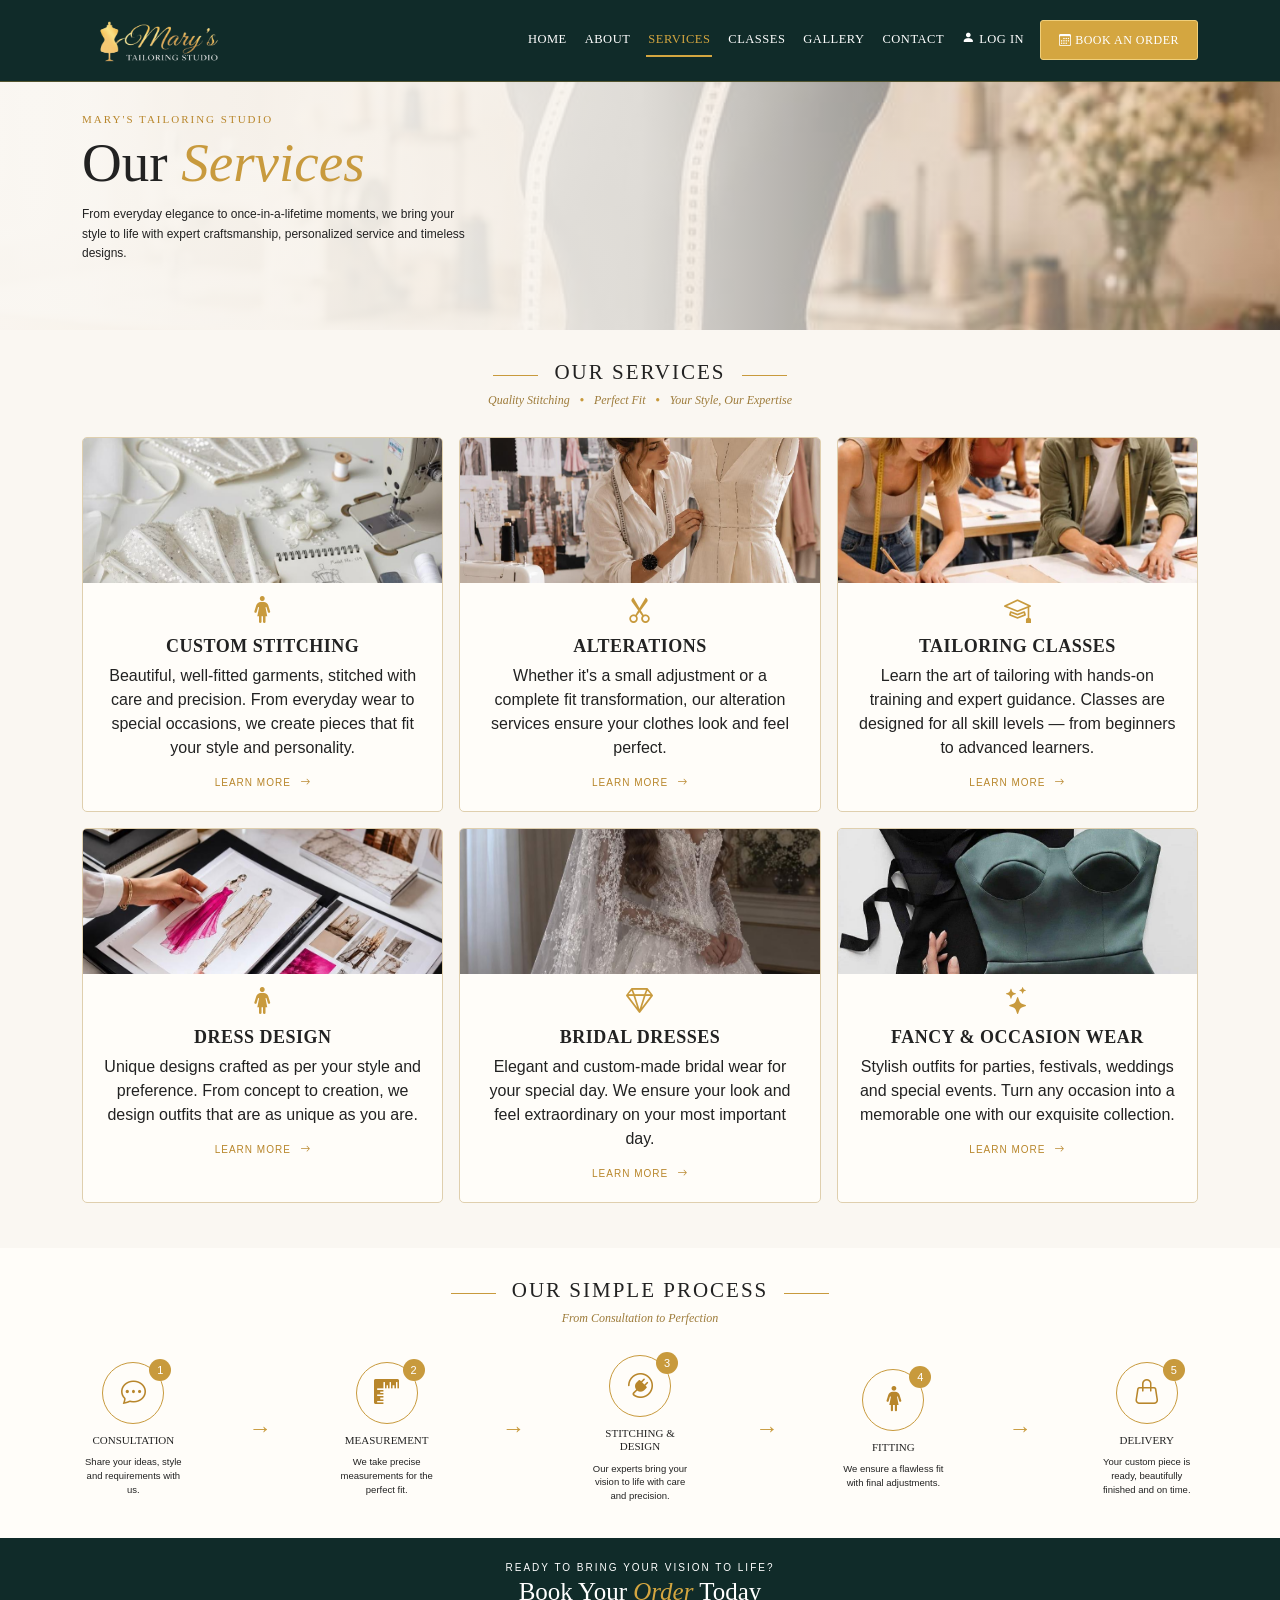
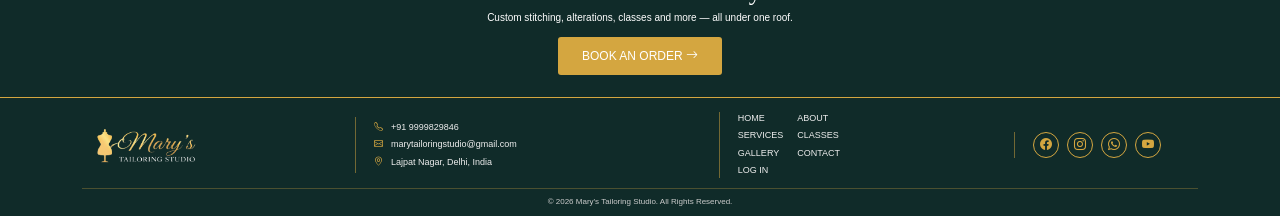
<file: services.html>
<!doctype html>
<html lang="en">
  <head>
    <meta charset="UTF-8" />

    <meta name="viewport" content="width=device-width, initial-scale=1.0" />

    <title>Services | Mary's Tailoring Studio</title>

    <link
      href="https://cdn.jsdelivr.net/npm/bootstrap@5.3.8/dist/css/bootstrap.min.css"
      rel="stylesheet"
    />

    <link
      rel="stylesheet"
      href="https://cdn.jsdelivr.net/npm/bootstrap-icons@1.13.1/font/bootstrap-icons.min.css"
    />

    <link rel="stylesheet" href="style.css" />
  </head>

  <body>
    <!-- =========================================================
                         NAVBAR
========================================================= -->

    <nav class="navbar navbar-expand-lg fixed-top">
      <div class="container">
        <a class="navbar-brand" href="index.html">
          <img
            src="tailoring image/Logo2.png"
            class="logo-image"
            alt="Mary's Tailoring Studio"
          />
        </a>

        <button
          class="navbar-toggler"
          type="button"
          data-bs-toggle="collapse"
          data-bs-target="#navbarMenu"
        >
          <span class="navbar-toggler-icon"></span>
        </button>

        <div class="collapse navbar-collapse" id="navbarMenu">
          <ul class="navbar-nav ms-auto">
            <li class="nav-item">
              <a class="nav-link" href="index.html">HOME</a>
            </li>

            <li class="nav-item">
              <a class="nav-link" href="about.html">ABOUT</a>
            </li>

            <li class="nav-item">
              <a class="nav-link active" href="services.html">SERVICES</a>
            </li>

            <li class="nav-item">
              <a class="nav-link" href="classes.html">CLASSES</a>
            </li>

            <li class="nav-item">
              <a class="nav-link" href="gallery.html">GALLERY</a>
            </li>

            <li class="nav-item">
              <a class="nav-link" href="contact.html">CONTACT</a>
            </li>

            <li class="nav-item">
              <a class="nav-link" href="login.html">
                <i class="bi bi-person-fill"></i>
                LOG IN
              </a>
            </li>

            <li class="nav-item">
              <a class="book-button" href="order.html">
                <i class="bi bi-calendar3"></i>
                BOOK AN ORDER
              </a>
            </li>
          </ul>
        </div>
      </div>
    </nav>

    <!-- =========================================================
                      SERVICES HERO
========================================================= -->

    <section class="services-new-hero">
      <div class="services-hero-overlay"></div>

      <div class="container">
        <div class="services-hero-content">
          <div class="services-small-title">MARY'S TAILORING STUDIO</div>

          <h1>Our <span>Services</span></h1>

          <p>
            From everyday elegance to once-in-a-lifetime moments, we bring your
            style to life with expert craftsmanship, personalized service and
            timeless designs.
          </p>
        </div>
      </div>
    </section>

    <!-- =========================================================
                       SERVICES TITLE
========================================================= -->

    <section class="services-main-section">
      <div class="container">
        <div class="services-heading">
          <span></span>

          <h2>OUR SERVICES</h2>

          <span></span>

          <p>
            Quality Stitching
            <b>•</b>
            Perfect Fit
            <b>•</b>
            Your Style, Our Expertise
          </p>
        </div>

        <!-- =====================================================
                       SERVICE CARDS
    ====================================================== -->

        <div class="row g-3">
          <!-- 1 -->

          <div class="col-lg-4 col-md-6">
            <div class="service-showcase-card">
              <div class="service-showcase-image">
                <img src="serviceCustom.jpeg" alt="Custom Stitching" />
              </div>

              <div class="service-showcase-icon">
                <i class="bi bi-person-standing-dress"></i>
              </div>

              <h3>CUSTOM STITCHING</h3>

              <p>
                Beautiful, well-fitted garments, stitched with care and
                precision. From everyday wear to special occasions, we create
                pieces that fit your style and personality.
              </p>

              <a href="order.html">
                LEARN MORE
                <i class="bi bi-arrow-right"></i>
              </a>
            </div>
          </div>

          <!-- 2 -->

          <div class="col-lg-4 col-md-6">
            <div class="service-showcase-card">
              <div class="service-showcase-image">
                <img src="serviceAlterations.jpeg" alt="Alterations" />
              </div>

              <div class="service-showcase-icon">
                <i class="bi bi-scissors"></i>
              </div>

              <h3>ALTERATIONS</h3>

              <p>
                Whether it's a small adjustment or a complete fit
                transformation, our alteration services ensure your clothes look
                and feel perfect.
              </p>

              <a href="order.html">
                LEARN MORE
                <i class="bi bi-arrow-right"></i>
              </a>
            </div>
          </div>

          <!-- 3 -->

          <div class="col-lg-4 col-md-6">
            <div class="service-showcase-card">
              <div class="service-showcase-image">
                <img
                  src="tailoring image/serviceTailoring.jpeg"
                  alt="Tailoring Classes"
                />
              </div>

              <div class="service-showcase-icon">
                <i class="bi bi-mortarboard"></i>
              </div>

              <h3>TAILORING CLASSES</h3>

              <p>
                Learn the art of tailoring with hands-on training and expert
                guidance. Classes are designed for all skill levels — from
                beginners to advanced learners.
              </p>

              <a href="classes.html">
                LEARN MORE
                <i class="bi bi-arrow-right"></i>
              </a>
            </div>
          </div>

          <!-- 4 -->

          <div class="col-lg-4 col-md-6">
            <div class="service-showcase-card">
              <div class="service-showcase-image">
                <img
                  src="tailoring image/ServicesDressDesign.jpeg"
                  alt="Dress Design"
                />
              </div>

              <div class="service-showcase-icon">
                <i class="bi bi-person-standing-dress"></i>
              </div>

              <h3>DRESS DESIGN</h3>

              <p>
                Unique designs crafted as per your style and preference. From
                concept to creation, we design outfits that are as unique as you
                are.
              </p>

              <a href="order.html">
                LEARN MORE
                <i class="bi bi-arrow-right"></i>
              </a>
            </div>
          </div>

          <!-- 5 -->

          <div class="col-lg-4 col-md-6">
            <div class="service-showcase-card">
              <div class="service-showcase-image">
                <img
                  src="tailoring image/serviceBridal.jpeg"
                  alt="Bridal Dresses"
                />
              </div>

              <div class="service-showcase-icon">
                <i class="bi bi-gem"></i>
              </div>

              <h3>BRIDAL DRESSES</h3>

              <p>
                Elegant and custom-made bridal wear for your special day. We
                ensure your look and feel extraordinary on your most important
                day.
              </p>

              <a href="order.html">
                LEARN MORE
                <i class="bi bi-arrow-right"></i>
              </a>
            </div>
          </div>

          <!-- 6 -->

          <div class="col-lg-4 col-md-6">
            <div class="service-showcase-card">
              <div class="service-showcase-image">
                <img
                  src="tailoring image/ServicesFancy.jpeg"
                  alt="Fancy and Occasion Wear"
                />
              </div>

              <div class="service-showcase-icon">
                <i class="bi bi-stars"></i>
              </div>

              <h3>FANCY & OCCASION WEAR</h3>

              <p>
                Stylish outfits for parties, festivals, weddings and special
                events. Turn any occasion into a memorable one with our
                exquisite collection.
              </p>

              <a href="order.html">
                LEARN MORE
                <i class="bi bi-arrow-right"></i>
              </a>
            </div>
          </div>
        </div>
      </div>
    </section>

    <!-- =========================================================
                     SIMPLE PROCESS
========================================================= -->

    <section class="service-process-section">
      <div class="container">
        <div class="services-heading">
          <span></span>

          <h2>OUR SIMPLE PROCESS</h2>

          <span></span>

          <p>From Consultation to Perfection</p>
        </div>

        <div class="row g-4 process-row">
          <div class="col-lg">
            <div class="process-item">
              <div class="process-number">1</div>

              <div class="process-icon">
                <i class="bi bi-chat-dots"></i>
              </div>

              <h3>CONSULTATION</h3>

              <p>Share your ideas, style and requirements with us.</p>
            </div>
          </div>

          <div class="col-lg">
            <div class="process-arrow">→</div>
          </div>

          <div class="col-lg">
            <div class="process-item">
              <div class="process-number">2</div>

              <div class="process-icon">
                <i class="bi bi-rulers"></i>
              </div>

              <h3>MEASUREMENT</h3>

              <p>We take precise measurements for the perfect fit.</p>
            </div>
          </div>

          <div class="col-lg">
            <div class="process-arrow">→</div>
          </div>

          <div class="col-lg">
            <div class="process-item">
              <div class="process-number">3</div>

              <div class="process-icon">
                <i class="bi bi-plugin"></i>
              </div>

              <h3>STITCHING & DESIGN</h3>

              <p>
                Our experts bring your vision to life with care and precision.
              </p>
            </div>
          </div>

          <div class="col-lg">
            <div class="process-arrow">→</div>
          </div>

          <div class="col-lg">
            <div class="process-item">
              <div class="process-number">4</div>

              <div class="process-icon">
                <i class="bi bi-person-standing-dress"></i>
              </div>

              <h3>FITTING</h3>

              <p>We ensure a flawless fit with final adjustments.</p>
            </div>
          </div>

          <div class="col-lg">
            <div class="process-arrow">→</div>
          </div>

          <div class="col-lg">
            <div class="process-item">
              <div class="process-number">5</div>

              <div class="process-icon">
                <i class="bi bi-handbag"></i>
              </div>

              <h3>DELIVERY</h3>

              <p>
                Your custom piece is ready, beautifully finished and on time.
              </p>
            </div>
          </div>
        </div>
      </div>
    </section>

    <!-- =========================================================
                         CTA
========================================================= -->

    <section class="service-final-cta">
      <div class="container text-center">
        <p>READY TO BRING YOUR VISION TO LIFE?</p>

        <h2>Book Your <span>Order</span> Today</h2>

        <p>
          Custom stitching, alterations, classes and more — all under one roof.
        </p>

        <a href="order.html" class="gold-button">
          BOOK AN ORDER
          <i class="bi bi-arrow-right"></i>
        </a>
      </div>
    </section>

    <!-- =========================================================
                         FOOTER
========================================================= -->

    <footer class="main-footer">
      <div class="container">
        <div class="footer-main">
          <div class="footer-brand">
            <a href="index.html">
              <img
                src="tailoring image/Logo2.png"
                alt="Mary's Tailoring Studio"
              />
            </a>
          </div>

          <div class="footer-contact">
            <p>
              <i class="bi bi-telephone"></i>
              +91 9999829846
            </p>

            <p>
              <i class="bi bi-envelope"></i>
              marytailoringstudio@gmail.com
            </p>

            <p>
              <i class="bi bi-geo-alt"></i>
              Lajpat Nagar, Delhi, India
            </p>
          </div>

          <div class="footer-links">
            <a href="index.html">HOME</a>
            <a href="about.html">ABOUT</a>
            <a href="services.html">SERVICES</a>
            <a href="classes.html">CLASSES</a>
            <a href="gallery.html">GALLERY</a>
            <a href="contact.html">CONTACT</a>
            <a href="Login.html">LOG IN</a>
          </div>

          <div class="footer-social">
            <a href="#"><i class="bi bi-facebook"></i></a>
            <a href="#"><i class="bi bi-instagram"></i></a>
            <a href="#"><i class="bi bi-whatsapp"></i></a>
            <a href="#"><i class="bi bi-youtube"></i></a>
          </div>
        </div>

        <div class="footer-bottom">
          © 2026 Mary's Tailoring Studio. All Rights Reserved.
        </div>
      </div>
    </footer>

    <script src="https://cdn.jsdelivr.net/npm/bootstrap@5.3.8/dist/js/bootstrap.bundle.min.js"></script>
    <script src="services.js"></script>
  </body>
</html>
</file>
<file: style.css>
/* ============================================================
                     GENERAL SETTINGS
============================================================ */

* {
  margin: 0;
  padding: 0;
  box-sizing: border-box;
}

/* BACK BUTTON - INNER PAGES ONLY */

.nav-back-button {
  display: inline-flex;
  align-items: center;
  gap: 6px;
  color: white;
  text-decoration: none;
  font-family: Arial, sans-serif;
  font-size: 11px;
  font-weight: 600;
  border: 1px solid #d4a640;
  border-radius: 4px;
  padding: 7px 10px;
  margin-right: 12px;
  white-space: nowrap;
  transition: 0.3s;
}

.nav-back-button i {
  font-size: 14px;
}

.nav-back-button:hover {
  background-color: #d4a640;
  color: white;
}

html {
  scroll-behavior: smooth;
}

body {
  background-color: #faf7f2;
  color: #222;
  font-family: Georgia, "Times New Roman", Times, serif;
}

/* ============================================================
                       BACK BUTTON
============================================================ */

/* ============================================================
                     NAVIGATION BAR
============================================================ */

.navbar {
  background-color: #111;
  padding: 10px 0;
}

.logo-image {
  width: 155px;
  height: auto;
  display: block;
}

.navbar-nav {
  align-items: center;
  gap: 12px;
}

.nav-link {
  color: white !important;
  font-family: Arial, sans-serif;
  font-size: 12px;
}

.nav-link:hover,
.nav-link.active {
  color: #d4a640 !important;
}

.book-button {
  background-color: #d4a640;
  color: white;
  padding: 10px 17px;
  border-radius: 3px;
  text-decoration: none;
  font-family: Arial, sans-serif;
  font-size: 12px;
  display: inline-block;
}

.book-button:hover,
.book-button.active {
  background-color: #b88a2f;
  color: white;
}

/* ============================================================
                     HOME HERO
============================================================ */

.hero-section {
  min-height: 430px;
  padding-top: 100px;

  display: flex;
  align-items: center;

  background-image:
    linear-gradient(
      90deg,
      rgba(250, 247, 242, 0.98),
      rgba(250, 240, 242, 0.8),
      rgba(250, 247, 242, 0.15)
    ),
    url("tailoring image/Image1.jpeg");

  background-size: cover;
  background-position: center;
}

.hero-content {
  max-width: 650px;
}

.welcome {
  color: #c99b3c;
  font-size: 32px;
  font-style: italic;
}

.hero-section h1 {
  font-size: 58px;
  line-height: 0.95;
  letter-spacing: 2px;
}

.hero-section h3 {
  margin-top: 20px;
  font-size: 17px;
}

.hero-section h3 span {
  color: #c99b3c;
  padding: 0 5px;
}

.hero-text {
  font-family: Arial, sans-serif;
  font-size: 14px;
  line-height: 1.7;
  margin-top: 15px;
}

/* ============================================================
                     BUTTONS
============================================================ */

.hero-buttons {
  display: flex;
  gap: 15px;
  margin-top: 20px;
}

.black-button {
  display: inline-block;
  background-color: #171717;
  color: white;
  text-decoration: none;
  padding: 10px 24px;
  font-family: Arial, sans-serif;
  font-size: 12px;
  border-radius: 3px;
}

.black-button:hover {
  background-color: #333;
  color: white;
}

.gold-button {
  display: inline-block;
  background-color: #d4a640;
  color: white;
  text-decoration: none;
  padding: 10px 24px;
  font-family: Arial, sans-serif;
  font-size: 12px;
  border-radius: 3px;
}

.gold-button:hover {
  background-color: #b88a2f;
  color: white;
}

.home-more-button {
  text-align: center;
  margin-top: 30px;
}

/* ============================================================
                     GENERAL SECTIONS
============================================================ */

section {
  padding: 30px 0;
}

.section-title {
  font-size: 21px;
  margin-bottom: 20px;
}

.center-title {
  text-align: center;
}

.section-title::after {
  content: "";
  display: block;
  width: 35px;
  height: 2px;
  background-color: #d4a640;
  margin-top: 7px;
}

.center-title::after {
  margin-left: auto;
  margin-right: auto;
}

/* ============================================================
                     ABOUT ME
============================================================ */

.about-section {
  background-color: #faf7f2;
}

.about-section p {
  font-family: Arial, sans-serif;
  font-size: 13px;
  line-height: 1.7;
}

/* ============================================================
                     ABOUT VIDEO
============================================================ */

.about-video-box {
  width: 100%;
  height: 205px;
  overflow: hidden;
  border-radius: 7px;
}

.about-video {
  width: 100%;
  height: 100%;
  display: block;
  object-fit: cover;
}

/* ============================================================
                     STUDIO CARD
============================================================ */

.studio-card {
  border: 1px solid #d9c69e;
  text-align: center;
  padding: 18px;
  min-height: 190px;
}

.studio-symbol {
  color: #d4a640;
  font-size: 40px;
  text-align: center;
}

.studio-symbol img {
  width: 110px;
  height: auto;
  display: block;
  margin: 0 auto 10px auto;
  object-fit: contain;
}

.studio-card h2 {
  font-size: 23px;
  margin: 5px 0;
}

.studio-card h4 {
  font-size: 12px;
  letter-spacing: 1px;
}

.studio-card p {
  margin-top: 15px;
}

.heart-icon {
  color: #d4a640;
  font-size: 22px;
  margin-top: 10px;
  display: inline-block;
}

/* ============================================================
                     SERVICES
============================================================ */

.services-section {
  background-color: #faf7f2;
}

.service-card {
  background-color: white;
  border: 1px solid #ddd;
  border-radius: 7px;
  text-align: center;
  padding: 18px 12px;
  min-height: 145px;
  transition: 0.3s;
}

.service-card:hover {
  transform: translateY(-5px);
  box-shadow: 0 5px 15px rgba(0, 0, 0, 0.1);
}

.service-card i {
  color: #d4a640;
  font-size: 32px;
}

.service-card h3 {
  font-size: 13px;
  margin-top: 8px;
}

.service-card p {
  font-family: Arial, sans-serif;
  font-size: 11px;
  line-height: 1.5;
}

/* ============================================================
                     WHY CHOOSE US
============================================================ */

.why-section {
  background-color: #102b29;
  color: white;
}

.white-title {
  color: white;
}

.why-item {
  display: flex;
  gap: 15px;
  padding: 10px;
}

.why-item i {
  color: #d4a640;
  font-size: 35px;
}

.why-item h3 {
  color: #d4a640;
  font-size: 14px;
}

.why-item p {
  font-family: Arial, sans-serif;
  font-size: 11px;
}

/* ============================================================
                     GALLERY
============================================================ */

.gallery-section {
  background-color: #faf7f2;
}

.gallery-image {
  width: 100%;
  height: 350px;
  object-fit: cover;
  border-radius: 7px;
  display: block;
  transition: 0.3s;
}

.gallery-image:hover {
  transform: scale(1.03);
}

/* ============================================================
                     REVIEWS
============================================================ */

.reviews-section {
  background-color: #faf7f2;
}

.review-card {
  position: relative;
  background-color: white;
  border: 1px solid #e0ddd6;
  border-radius: 8px;
  padding: 25px 60px;
  min-height: 125px;
}

.quote {
  position: absolute;
  left: 20px;
  top: 10px;
  color: #d4a640;
  font-size: 45px;
}

.review-card p {
  font-family: Arial, sans-serif;
  font-size: 13px;
  line-height: 1.6;
}

.review-card strong {
  font-family: Arial, sans-serif;
  font-size: 12px;
}

/* ============================================================
                     CLIENT PHOTO
============================================================ */

.client-image {
  position: absolute;

  right: 20px;
  top: 30px;

  width: 50px;
  height: 50px;

  border-radius: 50%;

  /* IMPORTANT:
     Keeps the actual photo inside the circle */
  overflow: hidden;

  background-color: #eee;

  padding: 0;
  margin: 0;

  display: block;
}

/* ACTUAL CLIENT IMAGE */

.client-image img {
  width: 100%;
  height: 100%;

  /*
     cover makes the photo completely
     fill the circular area
  */
  object-fit: cover;

  border-radius: 50%;

  display: block;

  margin: 0;
  padding: 0;

  /*
     Prevents any weird image sizing
  */
  max-width: none;
  max-height: none;
}

/* ============================================================
                     CONTACT
============================================================ */

.contact-section {
  background-color: #faf7f2;
}

.contact-info p {
  font-family: Arial, sans-serif;
  font-size: 13px;
  margin-bottom: 18px;
}

.contact-info i {
  font-size: 22px;
  margin-right: 15px;
  color: #b8862b;
}

form input,
form textarea,
form select {
  width: 100%;
  border: 1px solid #ddd;
  border-radius: 4px;
  padding: 12px;
  font-family: Arial, sans-serif;
  font-size: 12px;
  background-color: white;
}

form textarea {
  resize: vertical;
}

form input:focus,
form textarea:focus,
form select:focus {
  outline: none;
  border-color: #d4a640;
}

.send-button {
  float: right;
  border: none;
  background-color: #171717;
  color: white;
  padding: 10px 35px;
  font-family: Arial, sans-serif;
  font-size: 12px;
  cursor: pointer;
  border-radius: 3px;
}

.send-button:hover {
  background-color: #333;
}

/* ============================================================
                     FOOTER
============================================================ */

footer {
  background-color: #111;
  color: white;
  padding: 17px 0;
}

.footer-content {
  display: flex;
  justify-content: space-between;
  align-items: center;
}

/* SMALL FOOTER LOGO */

.footer-logo img {
  width: 120px;
  max-width: 100%;
  height: auto;
  display: block;
}

.footer-content p {
  font-family: Arial, sans-serif;
  font-size: 11px;
  margin: 0;
}

.social-icons {
  display: flex;
  gap: 15px;
}

.social-icons a {
  color: #d4a640;
  font-size: 20px;
}

.social-icons a:hover {
  color: white;
}

/* ============================================================
                     INNER PAGE HERO
============================================================ */

.inner-page-hero {
  min-height: 330px;
  padding-top: 100px;

  display: flex;
  align-items: center;
  text-align: center;

  background:
    linear-gradient(rgba(250, 247, 242, 0.92), rgba(250, 247, 242, 0.92)),
    url("tailoring image/Image1.jpeg");

  background-size: cover;
  background-position: center;
}

.inner-page-hero .container {
  width: 100%;
}

.inner-page-hero p {
  color: #c99b3c;
  font-size: 24px;
  font-style: italic;
  margin-bottom: 8px;
}

.inner-page-hero h1 {
  font-size: 48px;
  letter-spacing: 1px;
}

.inner-page-hero span {
  font-family: Arial, sans-serif;
  font-size: 14px;
}

/* ============================================================
                     INNER PAGE CONTENT
============================================================ */

.page-content {
  padding: 70px 0;
  min-height: 500px;
}

/* ============================================================
                     ABOUT PAGE
============================================================ */

.about-page {
  padding: 80px 0;
}

.second-page-image {
  width: 100%;
  height: 450px;
  object-fit: cover;
  border-radius: 8px;
}

.about-page h2 {
  font-size: 30px;
  margin-bottom: 25px;
}

.about-page p {
  font-family: Arial, sans-serif;
  font-size: 14px;
  line-height: 1.8;
  margin-bottom: 20px;
}

.about-page h3 {
  font-size: 22px;
  margin-top: 25px;
  margin-bottom: 15px;
  color: #b8862b;
}

/* ============================================================
                     LARGE SERVICE CARDS
============================================================ */

.large-service-card {
  background-color: white;
  border: 1px solid #ddd;
  border-radius: 8px;
  text-align: center;
  padding: 35px 20px;
  min-height: 260px;
  transition: 0.3s;
}

.large-service-card:hover {
  transform: translateY(-5px);
  box-shadow: 0 8px 20px rgba(0, 0, 0, 0.1);
}

.large-service-card i {
  color: #d4a640;
  font-size: 45px;
}

.large-service-card h3 {
  font-size: 17px;
  margin: 20px 0 12px;
}

.large-service-card p {
  font-family: Arial, sans-serif;
  font-size: 13px;
  line-height: 1.7;
}
/* ============================================================
   MARY'S TAILORING STUDIO - CLASSES PAGE (classes.html)
   FULL, SELF-CONTAINED & RESPONSIVE CSS

   Breakpoints: 1200+ | 992-1199 | 768-991 | 576-767 | below 576
============================================================ */

/* ============================================================
                     1. GENERAL
============================================================ */

* {
  margin: 0;
  padding: 0;
  box-sizing: border-box;
}

html {
  scroll-behavior: smooth;
  -webkit-text-size-adjust: 100%;
}

body {
  background-color: #faf7f2;
  color: #222;
  font-family: Georgia, "Times New Roman", Times, serif;
  overflow-x: hidden;
}

img {
  max-width: 100%;
}

section {
  padding: 40px 0;
}

/* ============================================================
                     2. NAVIGATION BAR
============================================================ */

.navbar {
  background-color: #111;
  padding: 10px 0;
}

.logo-image {
  width: 155px;
  height: auto;
  display: block;
}

.navbar-toggler {
  border-color: #d4a640;
  padding: 5px 9px;
}

.navbar-toggler:focus {
  box-shadow: 0 0 0 2px rgba(212, 166, 64, 0.5);
}

.navbar-toggler-icon {
  background-image: url("data:image/svg+xml,%3csvg xmlns='http://www.w3.org/2000/svg' viewBox='0 0 30 30'%3e%3cpath stroke='rgba%28255,255,255,1%29' stroke-linecap='round' stroke-miterlimit='10' stroke-width='2' d='M4 7h22M4 15h22M4 23h22'/%3e%3c/svg%3e");
}

.navbar-nav {
  align-items: center;
  gap: 12px;
}

.nav-link {
  color: #fff !important;
  font-family: Arial, sans-serif;
  font-size: 12px;
  white-space: nowrap;
}

.nav-link:hover,
.nav-link.active {
  color: #d4a640 !important;
}

.nav-link.active {
  border-bottom: 2px solid #d4a640;
}

.book-button {
  display: inline-block;
  background-color: #d4a640;
  color: #fff;
  padding: 10px 17px;
  border-radius: 3px;
  text-decoration: none;
  font-family: Arial, sans-serif;
  font-size: 12px;
  white-space: nowrap;
  transition: 0.3s;
}

.book-button:hover {
  background-color: #b88a2f;
  color: #fff;
}

/* ============================================================
                     3. BUTTONS
============================================================ */

.classes-gold-button,
.classes-dark-button {
  display: inline-block;
  padding: 12px 28px;
  border-radius: 3px;
  text-decoration: none;
  font-family: Arial, sans-serif;
  font-size: 13px;
  letter-spacing: 1px;
  transition: 0.3s;
}

.classes-gold-button {
  background-color: #c4912f;
  color: #fff;
}

.classes-gold-button:hover {
  background-color: #a77a22;
  color: #fff;
}

.classes-dark-button {
  background-color: #102b29;
  color: #fff;
  padding: 14px 34px;
}

.classes-dark-button:hover {
  background-color: #1b4540;
  color: #fff;
}

.classes-gold-button i,
.classes-dark-button i {
  margin-left: 6px;
}

/* ============================================================
                     4. SECTION HEADINGS
============================================================ */

.classes-heading {
  text-align: center;
  margin-bottom: 28px;
}

.classes-heading h2 {
  display: inline-flex;
  align-items: center;
  gap: 16px;
  font-size: clamp(20px, 2.6vw, 26px);
  letter-spacing: 2px;
  color: #102b29;
  margin: 0;
}

/* gold lines on both sides of the heading */

.classes-heading h2::before,
.classes-heading h2::after {
  content: "";
  width: 50px;
  height: 1px;
  background-color: #c89a3d;
}

.classes-heading p {
  font-family: Arial, sans-serif;
  font-size: 14px;
  color: #102b29;
  margin-top: 8px;
}

.classes-heading p.plain-caps {
  font-family: Georgia, serif;
  letter-spacing: 2px;
  font-size: 15px;
  margin-top: 4px;
}

.classes-heading.light h2 {
  color: #fff;
}

.classes-heading.small h2 {
  font-size: clamp(16px, 2vw, 19px);
}

/* ============================================================
                     5. CLASSES HERO
============================================================ */

.classes-hero {
  position: relative;
  min-height: 520px;
  padding: 120px 0 60px;

  display: flex;
  align-items: center;

  background-image: url("tailoring image/Image1.jpeg");
  background-size: cover;
  background-position: center right;
}

.classes-hero-overlay {
  position: absolute;
  inset: 0;

  background: linear-gradient(
    90deg,
    rgba(250, 247, 242, 0.98) 0%,
    rgba(250, 247, 242, 0.88) 40%,
    rgba(250, 247, 242, 0.15) 75%
  );
}

.classes-hero .container {
  position: relative;
  z-index: 2;
}

.classes-hero-content {
  max-width: 600px;
}

.classes-script-line {
  font-family: "Brush Script MT", "Segoe Script", "Lucida Handwriting", cursive;
  font-style: italic;
  font-size: clamp(20px, 2.6vw, 28px);
  color: #c4912f;
  margin-bottom: 8px;
}

.classes-script-line span {
  padding: 0 8px;
}

.classes-hero h1 {
  font-size: clamp(38px, 6.5vw, 72px);
  line-height: 0.98;
  letter-spacing: 2px;
  color: #102b29;
  margin-bottom: 18px;
}

.classes-hero h4 {
  font-family: Arial, sans-serif;
  font-size: clamp(11px, 1.3vw, 14px);
  letter-spacing: 1.5px;
  color: #102b29;
  margin-bottom: 18px;
  line-height: 1.8;
}

.classes-hero h4 span {
  color: #c4912f;
  padding: 0 6px;
}

.classes-hero-text {
  font-family: Arial, sans-serif;
  font-size: 14px;
  line-height: 1.75;
  max-width: 480px;
  margin-bottom: 24px;
}

.classes-hero-side {
  position: absolute;
  top: -20px;
  right: 15px;

  font-family: "Brush Script MT", "Segoe Script", "Lucida Handwriting", cursive;
  font-style: italic;
  font-size: clamp(22px, 2.6vw, 32px);
  line-height: 1.2;
  color: #c4912f;
  text-align: center;
  transform: rotate(-8deg);
}

.classes-hero-side i {
  font-size: 16px;
}

/* ============================================================
                     6. OUR CLASSES (3 cards)
============================================================ */

.classes-list-section {
  background-color: #fbf9f4;
  padding: 45px 0 50px;
}

.class-level-card {
  height: 100%;
  display: flex;
  flex-direction: column;
  justify-content: space-between;
  gap: 16px;

  background-color: #fffdf9;
  border: 1px solid #e6d8bc;
  border-radius: 6px;
  padding: 16px;

  transition: 0.3s ease;
}

.class-level-card:hover {
  transform: translateY(-5px);
  box-shadow: 0 8px 22px rgba(0, 0, 0, 0.09);
}

.class-level-top {
  display: flex;
  gap: 16px;
  align-items: flex-start;
}

.class-level-image {
  flex: 0 0 38%;
  max-width: 38%;
  height: 210px;
  border-radius: 4px;
  overflow: hidden;
  background-color: #efe6d3;
}

.class-level-image img {
  width: 100%;
  height: 100%;
  object-fit: cover;
  display: block;
}

.class-level-info {
  flex: 1;
  min-width: 0;
}

.class-level-info i {
  color: #c4912f;
  font-size: 30px;
  display: block;
  margin-bottom: 8px;
}

.class-level-info h3 {
  font-size: 17px;
  line-height: 1.2;
  letter-spacing: 0.5px;
  color: #102b29;
  margin-bottom: 6px;
}

.class-level-info h5 {
  font-size: 13px;
  color: #102b29;
  margin-bottom: 8px;
}

.class-level-info p {
  font-family: Arial, sans-serif;
  font-size: 12px;
  line-height: 1.6;
  margin: 0;
}

.class-level-meta {
  border: 1px solid #d9c69e;
  border-radius: 5px;
  padding: 9px 10px;
  text-align: center;

  font-family: Arial, sans-serif;
  font-size: 12px;
  color: #102b29;
}

.class-level-meta span {
  padding: 0 8px;
  color: #c89a3d;
}

/* ============================================================
                     7. CLASS BENEFITS
============================================================ */

.class-benefits-section {
  background-color: #102b29;
  color: #fff;
  padding: 45px 0 50px;
}

.benefit-item {
  text-align: center;
  padding: 6px 10px;
  height: 100%;
}

.benefit-icon {
  width: 66px;
  height: 66px;
  margin: 0 auto 14px;

  border: 1px solid #d4a640;
  border-radius: 50%;

  display: flex;
  align-items: center;
  justify-content: center;

  transition: 0.3s;
}

.benefit-icon i {
  color: #d4a640;
  font-size: 28px;
  transition: 0.3s;
}

.benefit-item:hover .benefit-icon {
  background-color: #d4a640;
}

.benefit-item:hover .benefit-icon i {
  color: #102b29;
}

.benefit-item h3 {
  font-family: Arial, sans-serif;
  font-size: 13px;
  font-weight: 700;
  line-height: 1.4;
  margin-bottom: 6px;
}

.benefit-item p {
  font-family: Arial, sans-serif;
  font-size: 12px;
  line-height: 1.6;
  color: #ddd;
  margin: 0 auto;
  max-width: 170px;
}

/* thin gold dividers between benefits on large screens */

@media (min-width: 992px) {
  .benefits-row > div + div .benefit-item {
    border-left: 1px solid rgba(212, 166, 64, 0.35);
  }
}

/* ============================================================
                     8. CURRICULUM
============================================================ */

.curriculum-section {
  background-color: #faf7f2;
  padding: 45px 0 50px;
}

.curriculum-col {
  height: 100%;
}

.curriculum-title {
  display: flex;
  align-items: center;
  gap: 10px;
  margin-bottom: 14px;
}

.curriculum-title i {
  color: #c4912f;
  font-size: 24px;
}

.curriculum-title h3 {
  font-family: Arial, sans-serif;
  font-size: 13px;
  letter-spacing: 0.5px;
  color: #102b29;
  margin: 0;
}

.curriculum-col ul {
  list-style: none;
  padding: 0;
}

.curriculum-col li {
  position: relative;
  padding-left: 18px;
  margin-bottom: 9px;

  font-family: Arial, sans-serif;
  font-size: 13px;
  line-height: 1.5;
  color: #102b29;
}

.curriculum-col li::before {
  content: "";
  position: absolute;
  left: 0;
  top: 7px;
  width: 6px;
  height: 6px;
  border-radius: 50%;
  background-color: #c4912f;
}

/* vertical lines between columns (desktop/tablet) */

@media (min-width: 768px) {
  .curriculum-col {
    padding: 0 8px;
  }

  .col-md-4:not(:first-child) > .curriculum-col {
    border-left: 1px solid #e0cfa8;
    padding-left: 22px;
  }
}

.curriculum-image {
  position: relative;
  height: 450px;
  border-radius: 8px;
  overflow: hidden;
  background-color: #efe6d3;
  box-shadow: 0 6px 18px rgba(0, 0, 0, 0.12);
}

.curriculum-image img {
  width: 100%;
  height: 100%;
  object-fit: cover;
  display: block;
}

.curriculum-script {
  position: absolute;
  right: 10px;
  bottom: 12px;

  font-family: "Brush Script MT", "Segoe Script", "Lucida Handwriting", cursive;
  font-style: italic;
  font-size: 20px;
  line-height: 1.15;
  text-align: right;
  color: #fff;
  text-shadow: 0 2px 6px rgba(0, 0, 0, 0.6);
}

/* ============================================================
                     9. SCHEDULE & BOOKING
============================================================ */

.booking-section {
  padding: 10px 0 35px;
  background-color: #faf7f2;
}

.booking-box {
  display: flex;
  align-items: center;
  justify-content: space-between;
  gap: 30px;

  background-color: #fffdf9;
  border: 1px solid #e0cfa8;
  border-radius: 6px;
  padding: 24px 30px;
}

.booking-left {
  flex: 1;
}

.booking-left h2 {
  font-size: clamp(17px, 2vw, 21px);
  letter-spacing: 2px;
  color: #102b29;
  margin-bottom: 4px;
}

.booking-sub {
  font-family: Arial, sans-serif;
  font-size: 13px;
  margin-bottom: 18px;
}

.booking-info-row {
  display: flex;
  flex-wrap: wrap;
  gap: 0;
}

.booking-info {
  display: flex;
  align-items: center;
  gap: 10px;
  padding: 4px 22px 4px 0;
  margin-right: 22px;
}

.booking-info + .booking-info {
  border-left: 1px solid #e0cfa8;
  padding-left: 22px;
}

.booking-info i {
  color: #c4912f;
  font-size: 26px;
}

.booking-info h4 {
  font-family: Arial, sans-serif;
  font-size: 12px;
  font-weight: 700;
  color: #102b29;
  margin-bottom: 3px;
}

.booking-info p {
  font-family: Arial, sans-serif;
  font-size: 11px;
  line-height: 1.5;
  margin: 0;
}

.booking-info p span {
  padding: 0 4px;
  color: #c89a3d;
}

.booking-right {
  text-align: center;
  flex: 0 0 auto;
}

.booking-right p {
  font-family: Arial, sans-serif;
  font-size: 12px;
  line-height: 1.6;
  margin: 14px 0 0;
}

/* ============================================================
                     10. WHAT OUR STUDENTS SAY
============================================================ */

.students-section {
  background-color: #faf7f2;
  padding: 10px 0 45px;
}

.student-card {
  max-width: 900px;
  margin: 0 auto;

  display: flex;
  align-items: center;
  gap: 24px;

  background-color: #fffdf9;
  border: 1px solid #e0cfa8;
  border-radius: 8px;
  padding: 18px 28px;
}

.student-photo {
  flex: 0 0 80px;
  width: 80px;
  height: 80px;
  border-radius: 50%;
  overflow: hidden;
  border: 2px solid #d4a640;
  background-color: #eee;
}

.student-photo img {
  width: 100%;
  height: 100%;
  object-fit: cover;
  display: block;
  max-width: none;
}

.student-text {
  flex: 1;
  min-width: 0;
}

.student-text i {
  color: #c4912f;
  font-size: 34px;
  line-height: 1;
}

.student-text p {
  font-family: Arial, sans-serif;
  font-size: 13px;
  line-height: 1.7;
  color: #102b29;
  margin: 0 0 6px;
}

.student-text strong {
  font-family: Arial, sans-serif;
  font-size: 13px;
  color: #102b29;
}

.student-stars {
  color: #d4a640;
  font-size: 17px;
  letter-spacing: 3px;
  white-space: nowrap;
}

/* ============================================================
                     11. FOOTER
============================================================ */

.main-footer {
  background-color: #102b29;
  color: #fff;
  padding: 22px 0 10px;
  border-top: 1px solid #d4a640;
}

.main-footer .footer-main {
  display: grid;
  grid-template-columns: 1.1fr 1.5fr 1.2fr 0.9fr;
  align-items: center;
  gap: 22px;
}

.main-footer .footer-brand img {
  width: 135px;
  height: auto;
  display: block;
}

.main-footer .footer-contact,
.main-footer .footer-links,
.main-footer .footer-social {
  border-left: 1px solid rgba(212, 166, 64, 0.5);
  padding-left: 20px;
}

.main-footer .footer-contact p {
  margin: 5px 0;
  font-family: Arial, sans-serif;
  font-size: 12px;
  color: #eee;
  word-break: break-word;
}

.main-footer .footer-contact i {
  color: #d4a640;
  margin-right: 7px;
}

.main-footer .footer-links {
  display: grid;
  grid-template-columns: repeat(2, auto);
  justify-content: start;
  gap: 6px 18px;
}

.main-footer .footer-links a {
  color: #eee;
  font-family: Arial, sans-serif;
  font-size: 12px;
  text-decoration: none;
}

.main-footer .footer-links a:hover {
  color: #d4a640;
}

.main-footer .footer-social {
  display: flex;
  flex-wrap: wrap;
  gap: 9px;
}

.main-footer .footer-social a {
  width: 32px;
  height: 32px;

  border: 1px solid #d4a640;
  border-radius: 50%;

  color: #d4a640;
  font-size: 14px;
  text-decoration: none;

  display: flex;
  align-items: center;
  justify-content: center;

  transition: 0.3s;
}

.main-footer .footer-social a:hover {
  background-color: #d4a640;
  color: #102b29;
}

.main-footer .footer-bottom {
  text-align: center;
  border-top: 1px solid rgba(212, 166, 64, 0.3);
  margin-top: 16px;
  padding-top: 10px;
  font-family: Arial, sans-serif;
  font-size: 11px;
  color: #ccc;
}

/* ============================================================
                     RESPONSIVE
============================================================ */

/* ---------- LAPTOP (up to 1199px) ---------- */

@media (max-width: 1199px) {
  .nav-link {
    font-size: 11px;
  }

  .navbar-nav {
    gap: 6px;
  }

  .book-button {
    padding: 9px 13px;
    font-size: 11px;
  }

  .logo-image {
    width: 140px;
  }

  /* 3 cards in a row get narrow - image above text */

  .class-level-top {
    flex-direction: column;
  }

  .class-level-image {
    flex: none;
    max-width: 100%;
    width: 100%;
    height: 190px;
  }
}

/* ---------- TABLET (up to 991px) ---------- */

@media (max-width: 991px) {
  /* navbar dropdown */

  .navbar {
    padding: 10px 15px;
  }

  .navbar-nav {
    align-items: flex-start;
    gap: 4px;
    margin-top: 14px;
    padding-bottom: 8px;
  }

  .nav-link {
    font-size: 13px;
    padding: 8px 0;
  }

  .nav-link.active {
    border-bottom: none;
  }

  .book-button {
    margin-top: 8px;
    font-size: 12px;
  }

  /* hero */

  .classes-hero {
    min-height: 480px;
    padding: 115px 20px 50px;
  }

  .classes-hero-side {
    display: none;
  }

  /* class cards: one per row, image left again */

  .class-level-top {
    flex-direction: row;
  }

  .class-level-image {
    flex: 0 0 38%;
    max-width: 38%;
    width: auto;
    height: 220px;
  }

  /* curriculum image goes full width below the lists */

  .curriculum-image {
    height: 280px;
  }

  /* booking box stacks */

  .booking-box {
    flex-direction: column;
    align-items: flex-start;
    padding: 24px;
  }

  .booking-right {
    width: 100%;
  }

  /* footer 2 x 2 */

  .main-footer .footer-main {
    grid-template-columns: 1fr 1fr;
    gap: 24px;
  }

  .main-footer .footer-brand {
    grid-column: 1 / -1;
  }

  .main-footer .footer-contact {
    border-left: none;
    padding-left: 0;
  }
}

/* ---------- PHONE (up to 767px) ---------- */

@media (max-width: 767px) {
  section {
    padding: 35px 0;
  }

  .logo-image {
    width: 125px;
  }

  /* hero */

  .classes-hero {
    min-height: 520px;
    padding: 110px 15px 45px;
    background-position: 70% center;
  }

  .classes-hero-overlay {
    background: linear-gradient(
      180deg,
      rgba(250, 247, 242, 0.96),
      rgba(250, 247, 242, 0.85)
    );
  }

  .classes-hero-text {
    font-size: 13px;
    max-width: 100%;
  }

  .classes-heading h2::before,
  .classes-heading h2::after {
    width: 25px;
  }

  /* class cards */

  .classes-list-section,
  .class-benefits-section,
  .curriculum-section {
    padding-left: 15px;
    padding-right: 15px;
  }

  .class-level-image {
    height: 200px;
  }

  /* curriculum columns stack, divider becomes horizontal */

  .curriculum-col {
    padding-bottom: 6px;
  }

  .curriculum-image {
    height: 240px;
  }

  /* booking */

  .booking-section {
    padding: 10px 15px 30px;
  }

  .booking-info-row {
    flex-direction: column;
    gap: 14px;
  }

  .booking-info,
  .booking-info + .booking-info {
    border-left: none;
    padding: 0;
    margin: 0;
  }

  /* students: photo above text */

  .students-section {
    padding: 10px 15px 40px;
  }

  .student-card {
    flex-direction: column;
    text-align: center;
    padding: 24px 20px;
    gap: 14px;
  }

  /* footer one column centered */

  .main-footer {
    padding: 25px 15px 10px;
  }

  .main-footer .footer-main {
    grid-template-columns: 1fr;
    text-align: center;
    gap: 18px;
  }

  .main-footer .footer-brand img {
    margin: 0 auto;
  }

  .main-footer .footer-contact,
  .main-footer .footer-links,
  .main-footer .footer-social {
    border-left: none;
    padding-left: 0;
    justify-content: center;
  }

  .main-footer .footer-links {
    grid-template-columns: repeat(3, auto);
    justify-content: center;
  }
}

/* ---------- SMALL PHONE (up to 575px) ---------- */

@media (max-width: 575px) {
  .logo-image {
    width: 110px;
  }

  .classes-hero {
    min-height: 560px;
  }

  .classes-gold-button {
    display: block;
    width: 100%;
    text-align: center;
  }

  .classes-dark-button {
    display: block;
    width: 100%;
    padding: 14px 10px;
  }

  /* class cards: image on top */

  .class-level-top {
    flex-direction: column;
  }

  .class-level-image {
    flex: none;
    max-width: 100%;
    width: 100%;
    height: 220px;
  }

  .benefit-item {
    padding: 4px;
  }

  .benefit-item h3 {
    font-size: 12px;
  }

  .main-footer .footer-links {
    grid-template-columns: repeat(2, auto);
  }
}

/* ---------- VERY SMALL PHONES (up to 360px) ---------- */

@media (max-width: 360px) {
  .classes-hero h1 {
    font-size: 34px;
  }

  .classes-heading h2 {
    gap: 8px;
  }

  .classes-heading h2::before,
  .classes-heading h2::after {
    width: 14px;
  }

  .class-level-meta {
    font-size: 11px;
  }
}

/* ---------- LANDSCAPE PHONES ---------- */

@media (max-height: 480px) and (orientation: landscape) {
  .classes-hero {
    min-height: auto;
    padding-top: 90px;
  }
}

/* ---------- REDUCED MOTION ---------- */

@media (prefers-reduced-motion: reduce) {
  * {
    transition: none !important;
    scroll-behavior: auto !important;
  }
}

/* ============================================================
                     FULL GALLERY
============================================================ */

.full-gallery-image {
  width: 100%;
  height: 300px;
  object-fit: cover;
  border-radius: 8px;
  display: block;
  transition: 0.3s;
}

.full-gallery-image:hover {
  transform: scale(1.02);
}
/* ============================================================
   MARY'S TAILORING STUDIO - BOOK A CLASS PAGE (book-class.html)
   Load AFTER classes.css:
     <link rel="stylesheet" href="classes.css" />
     <link rel="stylesheet" href="book-class.css" />
   classes.css already provides navbar, footer, buttons, fonts.
============================================================ */

/* ============================================================
                     1. PAGE HERO
============================================================ */

.book-hero {
  position: relative;
  min-height: 340px;
  padding: 120px 0 50px;

  display: flex;
  align-items: center;

  background-image: url("tailoring image/Image1.jpeg");
  background-size: cover;
  background-position: center right;
}

.book-hero .container {
  position: relative;
  z-index: 2;
}

.book-hero h1 {
  font-size: clamp(32px, 5.5vw, 56px);
  line-height: 1;
  letter-spacing: 2px;
  color: #102b29;
  margin-bottom: 14px;
}

.book-breadcrumb {
  font-family: Arial, sans-serif;
  font-size: 13px;
  color: #102b29;
  margin: 0;
}

.book-breadcrumb a {
  color: #b8862b;
  text-decoration: none;
}

.book-breadcrumb a:hover {
  text-decoration: underline;
}

.book-breadcrumb span {
  padding: 0 8px;
  color: #c89a3d;
}

/* ============================================================
                     2. LEVEL TABS
============================================================ */

.book-section {
  background-color: #faf7f2;
  padding: 45px 0 60px;
}

.level-tabs {
  display: flex;
  flex-wrap: wrap;
  justify-content: center;
  gap: 10px;
  margin-bottom: 32px;
}

.level-tab {
  display: inline-flex;
  align-items: center;
  gap: 8px;

  background-color: #fffdf9;
  color: #102b29;
  border: 1px solid #d9c69e;
  border-radius: 30px;
  padding: 10px 24px;

  font-family: Arial, sans-serif;
  font-size: 12px;
  font-weight: 700;
  letter-spacing: 1px;
  cursor: pointer;

  transition: 0.3s;
}

.level-tab i {
  color: #c4912f;
  font-size: 16px;
  transition: 0.3s;
}

.level-tab:hover {
  border-color: #c4912f;
}

.level-tab.active {
  background-color: #102b29;
  border-color: #102b29;
  color: #fff;
}

.level-tab.active i {
  color: #d4a640;
}

.level-tab:focus-visible {
  outline: 2px solid #d4a640;
  outline-offset: 2px;
}

/* ============================================================
                     3. COURSE DETAILS CARD
============================================================ */

.course-card {
  background-color: #fffdf9;
  border: 1px solid #e0cfa8;
  border-radius: 8px;
  padding: 32px;
  transition: opacity 0.3s ease;
}

.course-card.switching {
  opacity: 0;
}

.course-head {
  display: flex;
  align-items: center;
  gap: 16px;
  margin-bottom: 16px;
}

.course-head > i {
  flex: 0 0 64px;
  width: 64px;
  height: 64px;
  border: 1px solid #d4a640;
  border-radius: 50%;

  display: flex;
  align-items: center;
  justify-content: center;

  color: #c4912f;
  font-size: 28px;
}

.course-head h2 {
  font-size: clamp(22px, 3vw, 28px);
  color: #102b29;
  margin: 0 0 4px;
}

.course-tagline {
  font-family: "Brush Script MT", "Segoe Script", "Lucida Handwriting", cursive;
  font-style: italic;
  font-size: 20px;
  color: #c4912f;
  margin: 0;
}

.course-desc {
  font-family: Arial, sans-serif;
  font-size: 14px;
  line-height: 1.8;
  color: #222;
  margin-bottom: 22px;
}

/* quick facts */

.course-facts {
  display: grid;
  grid-template-columns: repeat(3, 1fr);
  gap: 12px;
  margin-bottom: 28px;
}

.fact {
  background-color: #faf7f2;
  border: 1px solid #ece0c6;
  border-radius: 6px;
  padding: 14px 12px;
  text-align: center;
}

.fact i {
  display: block;
  color: #c4912f;
  font-size: 22px;
  margin-bottom: 6px;
}

.fact small {
  display: block;
  font-family: Arial, sans-serif;
  font-size: 10px;
  letter-spacing: 1px;
  text-transform: uppercase;
  color: #777;
  margin-bottom: 3px;
}

.fact strong {
  display: block;
  font-family: Arial, sans-serif;
  font-size: 13px;
  color: #102b29;
  line-height: 1.4;
}

/* section sub-titles */

.course-subtitle {
  display: flex;
  align-items: center;
  gap: 10px;

  font-size: 14px;
  letter-spacing: 1.5px;
  color: #102b29;
  margin: 26px 0 14px;
}

.course-subtitle span {
  width: 30px;
  height: 2px;
  background-color: #d4a640;
  flex-shrink: 0;
}

/* lists */

.course-list {
  list-style: none;
  padding: 0;
  margin: 0;

  display: grid;
  grid-template-columns: 1fr 1fr;
  gap: 4px 24px;
}

.course-list li {
  position: relative;
  padding-left: 22px;
  margin-bottom: 8px;

  font-family: Arial, sans-serif;
  font-size: 13px;
  line-height: 1.55;
  color: #102b29;
}

.course-list li::before {
  content: "";
  position: absolute;
  left: 0;
  top: 7px;
  width: 7px;
  height: 7px;
  border-radius: 50%;
  background-color: #c4912f;
}

.course-list.included li::before {
  content: "\F26E"; /* bootstrap-icons check-lg */
  font-family: "bootstrap-icons";
  top: 1px;
  width: auto;
  height: auto;
  background: none;
  border-radius: 0;
  color: #c4912f;
  font-size: 14px;
}

/* ============================================================
                     4. BOOKING FORM CARD
============================================================ */

.booking-form-card {
  position: sticky;
  top: 100px;

  background-color: #fffdf9;
  border: 1px solid #e0cfa8;
  border-top: 4px solid #d4a640;
  border-radius: 8px;
  padding: 28px;
}

.booking-form-card h2 {
  font-size: 21px;
  letter-spacing: 2px;
  color: #102b29;
  margin-bottom: 4px;
}

.form-intro {
  font-family: Arial, sans-serif;
  font-size: 13px;
  color: #555;
  margin-bottom: 20px;
}

.form-field {
  margin-bottom: 14px;
}

.form-field label {
  display: block;
  font-family: Arial, sans-serif;
  font-size: 12px;
  font-weight: 700;
  color: #102b29;
  margin-bottom: 5px;
}

.booking-form-card input,
.booking-form-card select,
.booking-form-card textarea {
  width: 100%;
  background-color: #fff;
  border: 1px solid #ddd;
  border-radius: 4px;
  padding: 11px 12px;

  font-family: Arial, sans-serif;
  font-size: 13px;
  color: #222;
}

.booking-form-card textarea {
  resize: vertical;
}

.booking-form-card input:focus,
.booking-form-card select:focus,
.booking-form-card textarea:focus {
  outline: none;
  border-color: #d4a640;
  box-shadow: 0 0 0 3px rgba(212, 166, 64, 0.2);
}

.booking-form-card .invalid {
  border-color: #b3261e;
}

.form-two {
  display: grid;
  grid-template-columns: 1fr 1fr;
  gap: 12px;
}

.form-msg {
  min-height: 18px;
  font-family: Arial, sans-serif;
  font-size: 12.5px;
  color: #b3261e;
  margin: 0 0 12px;
}

.book-submit {
  width: 100%;
  border: none;
  cursor: pointer;
  text-align: center;
}

.form-note {
  font-family: Arial, sans-serif;
  font-size: 11.5px;
  line-height: 1.5;
  color: #666;
  text-align: center;
  margin: 12px 0 0;
}

.form-note i {
  color: #25a244;
  margin-right: 4px;
}

/* ============================================================
                     5. SUCCESS SUMMARY
============================================================ */

.booking-success {
  text-align: center;
}

.booking-success[hidden] {
  display: none;
}

.booking-success > i {
  color: #2e7d32;
  font-size: 46px;
}

.booking-success h3 {
  font-size: 20px;
  color: #102b29;
  margin: 8px 0;
}

.success-sub {
  font-family: Arial, sans-serif;
  font-size: 13px;
  line-height: 1.6;
  margin-bottom: 18px;
}

.success-list {
  display: grid;
  grid-template-columns: auto 1fr;
  gap: 8px 16px;
  text-align: left;

  background-color: #faf7f2;
  border: 1px solid #ece0c6;
  border-radius: 6px;
  padding: 16px;
  margin-bottom: 20px;
}

.success-list dt {
  font-family: Arial, sans-serif;
  font-size: 12px;
  color: #777;
}

.success-list dd {
  margin: 0;
  font-family: Arial, sans-serif;
  font-size: 13px;
  font-weight: 700;
  color: #102b29;
  word-break: break-word;
}

.booking-success .classes-gold-button {
  display: block;
  text-align: center;
}

.book-again {
  background: none;
  border: none;
  margin-top: 14px;
  color: #b8862b;
  font-family: Arial, sans-serif;
  font-size: 12px;
  text-decoration: underline;
  cursor: pointer;
}

/* ============================================================
                     RESPONSIVE
============================================================ */

@media (max-width: 991px) {
  .book-hero {
    min-height: 300px;
    padding: 115px 20px 45px;
  }

  /* form is no longer sticky when stacked under the details */

  .booking-form-card {
    position: static;
  }
}

@media (max-width: 767px) {
  .book-section {
    padding: 35px 15px 50px;
  }

  .book-hero {
    padding: 110px 15px 40px;
  }

  .book-hero .classes-hero-overlay {
    background: linear-gradient(
      180deg,
      rgba(250, 247, 242, 0.96),
      rgba(250, 247, 242, 0.85)
    );
  }

  .course-card {
    padding: 22px 18px;
  }

  .course-facts {
    grid-template-columns: 1fr 1fr;
  }

  .course-list {
    grid-template-columns: 1fr;
  }

  .booking-form-card {
    padding: 22px 18px;
  }
}

@media (max-width: 575px) {
  .level-tab {
    padding: 9px 16px;
    font-size: 11px;
  }

  .level-tab i {
    display: none;
  }

  .form-two {
    grid-template-columns: 1fr;
    gap: 0;
  }

  .course-head > i {
    flex: 0 0 52px;
    width: 52px;
    height: 52px;
    font-size: 23px;
  }
}

@media (max-width: 360px) {
  .course-facts {
    grid-template-columns: 1fr;
  }
}
/* ============================================================
                     LARGE CONTACT
============================================================ */

.large-contact {
  margin-top: 30px;
}

.large-contact p {
  font-size: 15px;
  margin-bottom: 25px;
}

/* ============================================================
                     ORDER PAGE
============================================================ */

.order-container {
  max-width: 800px;
}

.order-intro {
  text-align: center;
  font-family: Arial, sans-serif;
  font-size: 14px;
  margin-bottom: 30px;
}

#orderForm {
  display: flex;
  flex-direction: column;
  gap: 15px;
}

/* ============================================================
                     TABLETS
============================================================ */

@media (max-width: 991px) {
  .navbar {
    padding: 10px 15px;
  }

  .navbar-nav {
    gap: 5px;
    margin-top: 15px;
  }

  .nav-link {
    font-size: 13px;
  }

  .book-button {
    display: inline-block;
    margin-top: 10px;
  }

  .hero-section {
    min-height: 500px;
    padding-top: 120px;
    padding-left: 20px;
    padding-right: 20px;
  }

  .hero-content {
    max-width: 600px;
  }

  .hero-section h1 {
    font-size: 48px;
  }

  .welcome {
    font-size: 28px;
  }

  .about-section {
    padding-left: 20px;
    padding-right: 20px;
  }

  .about-video-box {
    height: 250px;
    margin-bottom: 25px;
  }

  .studio-card {
    margin-top: 25px;
  }

  .studio-symbol img {
    width: 100px;
  }

  .service-card {
    margin-bottom: 15px;
  }

  .gallery-image {
    height: 150px;
  }

  .footer-content {
    padding: 0 20px;
  }
}

/* ============================================================
                     MOBILE
============================================================ */

@media (max-width: 767px) {
  section {
    padding: 40px 0;
  }

  .navbar {
    padding: 8px 15px;
  }

  .logo-image {
    width: 125px;
  }

  .navbar-nav {
    align-items: flex-start;
    gap: 5px;
  }

  .nav-link {
    font-size: 13px;
    padding: 8px 0;
  }

  .book-button {
    margin-top: 8px;
    font-size: 12px;
    padding: 9px 15px;
  }

  /* HERO */

  .hero-section {
    min-height: 600px;
    padding: 120px 20px 50px;
    background-position: center;
  }

  .hero-content {
    max-width: 100%;
  }

  .welcome {
    font-size: 25px;
  }

  .hero-section h1 {
    font-size: 38px;
    line-height: 1;
    letter-spacing: 1px;
  }

  .hero-section h3 {
    font-size: 15px;
    line-height: 1.6;
  }

  .hero-text {
    font-size: 13px;
  }

  .hero-buttons {
    flex-direction: column;
    gap: 10px;
    width: 100%;
  }

  .black-button,
  .gold-button {
    text-align: center;
    width: 100%;
  }

  /* SECTION TITLE */

  .section-title {
    font-size: 21px;
  }

  /* ABOUT */

  .about-section {
    padding-left: 15px;
    padding-right: 15px;
  }

  .about-video-box {
    width: 100%;
    height: 250px;
    margin-bottom: 25px;
  }

  .about-video {
    width: 100%;
    height: 100%;
    object-fit: cover;
  }

  .studio-card {
    width: 100%;
    margin-top: 25px;
    padding: 20px 15px;
  }

  .studio-symbol img {
    width: 90px;
    max-width: 100%;
    height: auto;
  }

  .studio-card h2 {
    font-size: 22px;
  }

  .studio-card h4 {
    font-size: 12px;
  }

  .studio-card p {
    font-size: 13px;
  }

  .heart-icon {
    font-size: 20px;
  }

  /* SERVICES */

  .service-card {
    margin-bottom: 15px;
    min-height: auto;
    padding: 20px 15px;
  }

  .service-card i {
    font-size: 30px;
  }

  /* WHY CHOOSE US */

  .why-item {
    padding: 15px 5px;
  }

  .why-item i {
    font-size: 30px;
  }

  /* GALLERY */

  .gallery-image {
    width: 100%;
    height: 130px;
  }

  /* REVIEWS */

  .review-card {
    padding: 25px 45px;
    margin-bottom: 15px;
  }

  /* CLIENT PHOTO ON MOBILE */

  .client-image {
    width: 50px;
    height: 50px;
    right: 15px;
    top: 25px;

    overflow: hidden;
    border-radius: 50%;
  }

  .client-image img {
    width: 100%;
    height: 100%;
    object-fit: cover;
    border-radius: 50%;
    display: block;
  }

  /* CONTACT */

  .contact-info {
    margin-bottom: 30px;
  }

  .contact-info p {
    font-size: 13px;
  }

  form input,
  form textarea,
  form select {
    font-size: 13px;
  }

  .send-button {
    width: 100%;
    float: none;
    margin-top: 10px;
  }

  /* FOOTER */

  .footer-content {
    flex-direction: column;
    gap: 15px;
    text-align: center;
    padding: 0 15px;
  }

  /* FOOTER LOGO ON PHONE */

  .footer-logo img {
    width: 100px;
  }

  .social-icons {
    justify-content: center;
  }

  /* INNER PAGE */

  .inner-page-hero {
    min-height: 280px;
    padding: 110px 20px 40px;
  }

  .inner-page-hero h1 {
    font-size: 35px;
  }

  .inner-page-hero p {
    font-size: 20px;
  }

  .about-page {
    padding: 50px 15px;
  }

  .second-page-image {
    height: 300px;
  }

  .page-content {
    padding: 50px 15px;
  }

  .large-service-card {
    min-height: auto;
    padding: 30px 20px;
  }

  .class-card {
    min-height: auto;
    padding: 30px 20px;
  }

  .full-gallery-image {
    height: 250px;
  }

  /* ABOUT VALUES MOBILE */

  .about-values-section .row {
    display: block;
  }

  .values-content {
    height: auto;
    min-height: 250px;
    padding: 35px 25px;
  }

  .values-image {
    height: 250px;
    min-height: 250px;
  }

  .values-title h2 {
    font-size: 20px;
  }

  .values-content p {
    font-size: 12px;
  }

  .values-quote {
    font-size: 18px;
  }
}

/* ============================================================
                     VERY SMALL PHONES
============================================================ */

@media (max-width: 480px) {
  .logo-image {
    width: 110px;
  }

  .hero-section {
    min-height: 570px;
    padding-top: 110px;
  }

  .welcome {
    font-size: 22px;
  }

  .hero-section h1 {
    font-size: 32px;
  }

  .hero-section h3 {
    font-size: 14px;
  }

  .hero-text {
    font-size: 12px;
  }

  .about-video-box {
    height: 220px;
  }

  .studio-symbol img {
    width: 80px;
  }

  .studio-card h2 {
    font-size: 20px;
  }

  .gallery-image {
    height: 110px;
  }

  .review-card {
    padding: 25px 35px;
  }

  /* CLIENT PHOTO */

  .client-image {
    width: 50px;
    height: 50px;
    right: 12px;
    top: 25px;
    overflow: hidden;
    border-radius: 50%;
  }

  .client-image img {
    width: 100%;
    height: 100%;
    object-fit: cover;
    border-radius: 50%;
    display: block;
  }

  .inner-page-hero h1 {
    font-size: 30px;
  }

  .full-gallery-image {
    height: 220px;
  }

  .footer-logo img {
    width: 90px;
  }
}

/* ============================================================
                     LARGE LAPTOP / DESKTOP
============================================================ */

@media (min-width: 1200px) {
  .hero-section {
    min-height: 500px;
  }

  .hero-section h1 {
    font-size: 62px;
  }

  .studio-symbol img {
    width: 120px;
  }

  .about-video-box {
    height: 260px;
  }
}
/* ============================================================
   MARY'S TAILORING STUDIO - ABOUT PAGE (about.html)
   FULL, SELF-CONTAINED & RESPONSIVE CSS

   Use it in about.html instead of style.css:
   <link rel="stylesheet" href="about.css" />

   Breakpoints:
   - Large desktop  : 1200px and up
   - Laptop/tablet  : 992px  - 1199px
   - Tablet         : 768px  - 991px
   - Phone          : 576px  - 767px
   - Small phone    : below 576px
============================================================ */

/* ============================================================
                     1. GENERAL
============================================================ */

* {
  margin: 0;
  padding: 0;
  box-sizing: border-box;
}

html {
  scroll-behavior: smooth;
  -webkit-text-size-adjust: 100%;
}

body {
  background-color: #faf7f2;
  color: #222;
  font-family: Georgia, "Times New Roman", Times, serif;
  overflow-x: hidden;
}

img {
  max-width: 100%;
}

section {
  padding: 30px 0;
}

/* ============================================================
                     2. NAVIGATION BAR
============================================================ */

.navbar {
  background-color: #111;
  padding: 10px 0;
}

.logo-image {
  width: 155px;
  height: auto;
  display: block;
}

.navbar-toggler {
  border-color: #d4a640;
  padding: 5px 9px;
}

.navbar-toggler:focus {
  box-shadow: 0 0 0 2px rgba(212, 166, 64, 0.5);
}

/* Makes the hamburger icon white on the dark navbar */
.navbar-toggler-icon {
  background-image: url("data:image/svg+xml,%3csvg xmlns='http://www.w3.org/2000/svg' viewBox='0 0 30 30'%3e%3cpath stroke='rgba%28255,255,255,1%29' stroke-linecap='round' stroke-miterlimit='10' stroke-width='2' d='M4 7h22M4 15h22M4 23h22'/%3e%3c/svg%3e");
}

.navbar-nav {
  align-items: center;
  gap: 12px;
}

.nav-link {
  color: #fff !important;
  font-family: Arial, sans-serif;
  font-size: 12px;
  white-space: nowrap;
}

.nav-link:hover,
.nav-link.active {
  color: #d4a640 !important;
}

.book-button {
  display: inline-block;
  background-color: #d4a640;
  color: #fff;
  padding: 10px 17px;
  border-radius: 3px;
  text-decoration: none;
  font-family: Arial, sans-serif;
  font-size: 12px;
  white-space: nowrap;
  transition: 0.3s;
}

.book-button:hover {
  background-color: #b88a2f;
  color: #fff;
}

/* ============================================================
                     3. REUSABLE HEADINGS
============================================================ */

/* Left heading with a gold line (Our Story) */

.about-heading-line {
  display: flex;
  align-items: center;
  gap: 12px;
  margin-bottom: 18px;
}

.about-heading-line span {
  width: 35px;
  height: 2px;
  background-color: #d4a640;
  flex-shrink: 0;
}

.about-heading-line h2 {
  font-size: clamp(19px, 2.4vw, 24px);
  margin: 0;
}

/* Centered heading with gold lines on both sides */

.about-center-heading {
  display: flex;
  justify-content: center;
  align-items: center;
  gap: 18px;
  margin-bottom: 28px;
}

.about-center-heading span {
  width: 45px;
  height: 2px;
  background-color: #d4a640;
  flex-shrink: 0;
}

.about-center-heading h2 {
  font-size: clamp(18px, 2.4vw, 24px);
  margin: 0;
  text-align: center;
}

/* ============================================================
                     4. ABOUT HERO
============================================================ */

.about-hero {
  position: relative;
  min-height: 380px;
  padding: 110px 0 50px;

  display: flex;
  align-items: center;

  background-image: url("tailoring image/Image1.jpeg");
  background-size: cover;
  background-position: center;
}

.about-hero-overlay {
  position: absolute;
  inset: 0;

  background: linear-gradient(
    90deg,
    rgba(250, 247, 242, 0.98),
    rgba(250, 247, 242, 0.82),
    rgba(250, 247, 242, 0.2)
  );
}

.about-hero .container {
  position: relative;
  z-index: 2;
}

.about-hero-content {
  max-width: 560px;
}

.about-small-title {
  color: #b8862b;
  font-size: 14px;
  letter-spacing: 2px;
  margin-bottom: 6px;
}

.about-hero h1 {
  font-size: clamp(32px, 5vw, 54px);
  line-height: 1;
  letter-spacing: 1px;
  margin-bottom: 16px;
}

.about-hero h4 {
  font-size: clamp(12px, 1.4vw, 14px);
  letter-spacing: 2px;
  margin-bottom: 16px;
}

.about-hero h4 span {
  color: #d4a640;
  padding: 0 7px;
}

.about-intro {
  font-family: Arial, sans-serif;
  font-size: 14px;
  line-height: 1.75;
  max-width: 470px;
}

/* ============================================================
                     5. OUR STORY
============================================================ */

.about-story-section {
  padding: 60px 0;
  background-color: #faf7f2;
}

.about-story-image {
  width: 100%;
  height: 340px;
  overflow: hidden;
  border-radius: 6px;
  box-shadow: 0 6px 18px rgba(0, 0, 0, 0.1);
}

.about-story-image img {
  width: 100%;
  height: 100%;
  object-fit: cover;
  display: block;
}

.about-story-section p {
  font-family: Arial, sans-serif;
  font-size: 14px;
  line-height: 1.8;
  margin-bottom: 17px;
}

/* ============================================================
                     6. WHY CHOOSE US
============================================================ */

.about-why-section {
  background-color: #f7f1e7;
  padding: 45px 0 50px;
}

.about-why-card {
  text-align: center;
  padding: 10px 8px;
}

.about-icon {
  width: 64px;
  height: 64px;
  margin: 0 auto 14px;

  border-radius: 50%;
  background-color: #f5efe3;
  border: 1px solid #e6d8bc;

  display: flex;
  align-items: center;
  justify-content: center;

  transition: 0.3s;
}

.about-why-card:hover .about-icon {
  background-color: #d4a640;
}

.about-icon i {
  color: #d4a640;
  font-size: 28px;
  transition: 0.3s;
}

.about-why-card:hover .about-icon i {
  color: #fff;
}

.about-why-card h3 {
  font-size: 13px;
  letter-spacing: 0.5px;
  margin-bottom: 8px;
}

.about-why-card p {
  font-family: Arial, sans-serif;
  font-size: 12px;
  line-height: 1.6;
  margin: 0 auto;
  max-width: 170px;
}

/* ============================================================
                     7. OUR VALUES
============================================================ */

.about-values-section {
  width: 100%;
  background-color: #102b29;
  padding: 0;
  overflow: hidden;
}

.about-values-section .row {
  margin: 0;
  align-items: stretch;
}

.about-values-section [class*="col-"] {
  padding: 0;
}

.values-content {
  height: 100%;
  min-height: 280px;

  background-color: #102b29;
  color: #fff;

  padding: 45px 8%;

  display: flex;
  flex-direction: column;
  justify-content: center;
}

.values-title {
  display: flex;
  align-items: center;
  gap: 12px;
  margin-bottom: 16px;
}

.values-title span {
  width: 38px;
  height: 2px;
  background-color: #d4a640;
  display: block;
  flex-shrink: 0;
}

.values-title h2 {
  margin: 0;
  color: #fff;
  font-size: clamp(19px, 2.4vw, 24px);
  font-weight: 500;
  letter-spacing: 1px;
}

.values-content p {
  max-width: 480px;
  color: #fff;
  font-family: Arial, sans-serif;
  font-size: 14px;
  line-height: 1.7;
}

.values-quote {
  margin-top: 18px;
  color: #d4a640;
  font-family: "Brush Script MT", "Segoe Script", "Lucida Handwriting", cursive;
  font-size: clamp(19px, 2.4vw, 24px);
  font-style: italic;
  line-height: 1.25;
}

.values-image {
  width: 100%;
  height: 100%;
  min-height: 280px;
  overflow: hidden;
}

.values-image img {
  width: 100%;
  height: 100%;
  display: block;
  object-fit: cover;
  object-position: center 25%;
}

/* ============================================================
                     8. WHAT OUR CLIENTS SAY
============================================================ */

.about-reviews-section {
  background-color: #faf7f2;
  padding: 50px 0;
}

.about-review-card {
  height: 100%;
  display: flex;
  align-items: center;
  gap: 20px;

  background-color: #fff;
  border: 1px solid #e6d8bc;
  border-radius: 8px;
  padding: 24px 26px;

  transition: 0.3s ease;
}

.about-review-card:hover {
  transform: translateY(-4px);
  box-shadow: 0 8px 20px rgba(0, 0, 0, 0.08);
}

/* Small round client photo */

.review-person {
  flex: 0 0 76px;
  width: 76px;
  height: 76px;

  border-radius: 50%;
  overflow: hidden;

  border: 2px solid #d4a640;
  background-color: #eee;
}

.review-person img {
  width: 100%;
  height: 100%;
  object-fit: cover;
  display: block;
  max-width: none;
}

.review-content {
  flex: 1;
  min-width: 0;
}

.review-content p {
  font-family: Arial, sans-serif;
  font-size: 13px;
  line-height: 1.7;
  font-style: italic;
  margin: 0 0 10px;
}

.review-content strong {
  display: block;
  font-family: Arial, sans-serif;
  font-size: 12px;
  letter-spacing: 1px;
}

.stars {
  color: #d4a640;
  font-size: 15px;
  letter-spacing: 3px;
  margin-top: 4px;
}

/* ============================================================
                     9. CALL TO ACTION
============================================================ */

.about-cta-section {
  background-color: #102b29;
  color: #fff;
  text-align: center;
  padding: 50px 0;
}

.about-cta-section h2 {
  font-size: clamp(18px, 2.6vw, 26px);
  letter-spacing: 1px;
  line-height: 1.4;
  margin-bottom: 12px;
}

.about-cta-section p {
  font-family: Arial, sans-serif;
  font-size: 14px;
  line-height: 1.7;
  color: #e8e8e8;
  margin-bottom: 24px;
}

.about-cta-button {
  display: inline-block;
  background-color: #d4a640;
  color: #fff;
  text-decoration: none;

  padding: 13px 32px;
  border-radius: 3px;

  font-family: Arial, sans-serif;
  font-size: 12px;
  letter-spacing: 1px;

  transition: 0.3s;
}

.about-cta-button i {
  margin-right: 6px;
}

.about-cta-button:hover {
  background-color: #b88a2f;
  color: #fff;
}

/* ============================================================
                     10. FOOTER
============================================================ */

.main-footer {
  background-color: #102b29;
  color: #fff;
  padding: 22px 0 10px;
  border-top: 1px solid #d4a640;
}

.main-footer .footer-main {
  display: grid;
  grid-template-columns: 1.1fr 1.5fr 1.2fr 0.9fr;
  align-items: center;
  gap: 22px;
}

.main-footer .footer-brand img {
  width: 135px;
  height: auto;
  display: block;
}

.main-footer .footer-contact,
.main-footer .footer-links,
.main-footer .footer-social {
  border-left: 1px solid rgba(212, 166, 64, 0.5);
  padding-left: 20px;
}

.main-footer .footer-contact p {
  margin: 5px 0;
  font-family: Arial, sans-serif;
  font-size: 12px;
  color: #eee;
  word-break: break-word;
}

.main-footer .footer-contact i {
  color: #d4a640;
  margin-right: 7px;
}

.main-footer .footer-links {
  display: grid;
  grid-template-columns: repeat(2, auto);
  justify-content: start;
  gap: 6px 18px;
}

.main-footer .footer-links a {
  color: #eee;
  font-family: Arial, sans-serif;
  font-size: 12px;
  text-decoration: none;
}

.main-footer .footer-links a:hover {
  color: #d4a640;
}

.main-footer .footer-social {
  display: flex;
  flex-wrap: wrap;
  gap: 9px;
}

.main-footer .footer-social a {
  width: 32px;
  height: 32px;

  border: 1px solid #d4a640;
  border-radius: 50%;

  color: #d4a640;
  font-size: 14px;
  text-decoration: none;

  display: flex;
  align-items: center;
  justify-content: center;

  transition: 0.3s;
}

.main-footer .footer-social a:hover {
  background-color: #d4a640;
  color: #102b29;
}

.main-footer .footer-bottom {
  text-align: center;
  border-top: 1px solid rgba(212, 166, 64, 0.3);
  margin-top: 16px;
  padding-top: 10px;
  font-family: Arial, sans-serif;
  font-size: 11px;
  color: #ccc;
}

/* ============================================================
                     RESPONSIVE
============================================================ */

/* ---------- LARGE DESKTOP (1200px and up) ---------- */

@media (min-width: 1200px) {
  .about-hero {
    min-height: 420px;
  }

  .about-story-image {
    height: 360px;
  }

  .values-content,
  .values-image {
    min-height: 300px;
  }
}

/* ---------- LAPTOP / SMALL DESKTOP (up to 1199px) ---------- */

@media (max-width: 1199px) {
  .nav-link {
    font-size: 11px;
  }

  .navbar-nav {
    gap: 6px;
  }

  .book-button {
    padding: 9px 13px;
    font-size: 11px;
  }

  .logo-image {
    width: 140px;
  }
}

/* ---------- TABLET (up to 991px) ---------- */

@media (max-width: 991px) {
  /* Navbar becomes a dropdown menu */

  .navbar {
    padding: 10px 15px;
  }

  .navbar-nav {
    align-items: flex-start;
    gap: 4px;
    margin-top: 14px;
    padding-bottom: 8px;
  }

  .nav-link {
    font-size: 13px;
    padding: 8px 0;
  }

  .book-button {
    margin-top: 8px;
    font-size: 12px;
  }

  /* Hero */

  .about-hero {
    min-height: 400px;
    padding: 120px 20px 50px;
  }

  /* Story: image on top, text below */

  .about-story-section {
    padding: 45px 0;
  }

  .about-story-image {
    height: 320px;
  }

  /* Why choose us: 3 cards a row, centered */

  .about-why-section .row {
    justify-content: center;
  }

  /* Values: image and text stack */

  .values-content {
    min-height: auto;
    padding: 45px 30px;
  }

  .values-image {
    height: 320px;
    min-height: 320px;
  }

  /* Footer: 2 x 2 */

  .main-footer .footer-main {
    grid-template-columns: 1fr 1fr;
    gap: 24px;
  }

  .main-footer .footer-brand {
    grid-column: 1 / -1;
  }

  .main-footer .footer-contact {
    border-left: none;
    padding-left: 0;
  }
}

/* ---------- PHONE (up to 767px) ---------- */

@media (max-width: 767px) {
  section {
    padding: 35px 0;
  }

  .logo-image {
    width: 125px;
  }

  /* Hero */

  .about-hero {
    min-height: 430px;
    padding: 110px 15px 45px;
  }

  .about-hero-overlay {
    background: linear-gradient(
      180deg,
      rgba(250, 247, 242, 0.95),
      rgba(250, 247, 242, 0.85)
    );
  }

  .about-hero-content {
    max-width: 100%;
  }

  .about-intro {
    font-size: 13px;
    max-width: 100%;
  }

  /* Story */

  .about-story-section {
    padding: 40px 15px;
  }

  .about-story-image {
    height: 270px;
  }

  .about-story-section p {
    font-size: 13px;
  }

  /* Why choose us */

  .about-why-section {
    padding: 40px 15px;
  }

  .about-icon {
    width: 58px;
    height: 58px;
  }

  .about-icon i {
    font-size: 25px;
  }

  .about-why-card p {
    font-size: 11.5px;
  }

  /* Values */

  .values-content {
    padding: 38px 22px;
  }

  .values-content p {
    font-size: 13px;
  }

  .values-image {
    height: 260px;
    min-height: 260px;
  }

  /* Reviews: photo above text */

  .about-reviews-section {
    padding: 40px 15px;
  }

  .about-review-card {
    flex-direction: column;
    text-align: center;
    padding: 26px 20px;
    gap: 14px;
  }

  .review-person {
    flex: 0 0 72px;
    width: 72px;
    height: 72px;
  }

  /* CTA */

  .about-cta-section {
    padding: 40px 15px;
  }

  .about-cta-section p {
    font-size: 13px;
  }

  .about-cta-section p br {
    display: none;
  }

  /* Footer: single column, centered */

  .main-footer {
    padding: 25px 15px 10px;
  }

  .main-footer .footer-main {
    grid-template-columns: 1fr;
    text-align: center;
    gap: 18px;
  }

  .main-footer .footer-brand img {
    margin: 0 auto;
  }

  .main-footer .footer-contact,
  .main-footer .footer-links,
  .main-footer .footer-social {
    border-left: none;
    padding-left: 0;
    justify-content: center;
  }

  .main-footer .footer-links {
    grid-template-columns: repeat(3, auto);
    justify-content: center;
  }

  .main-footer .footer-social {
    justify-content: center;
  }
}

/* ---------- SMALL PHONE (up to 575px) ---------- */

@media (max-width: 575px) {
  .logo-image {
    width: 110px;
  }

  .about-hero {
    min-height: 460px;
    padding-top: 105px;
  }

  .about-hero h4 {
    line-height: 1.8;
  }

  .about-story-image {
    height: 230px;
  }

  .about-center-heading {
    gap: 10px;
  }

  .about-center-heading span {
    width: 22px;
  }

  .about-heading-line span,
  .values-title span {
    width: 25px;
  }

  .values-image {
    height: 230px;
    min-height: 230px;
  }

  .about-cta-button {
    display: block;
    width: 100%;
    max-width: 320px;
    margin: 0 auto;
  }

  .main-footer .footer-links {
    grid-template-columns: repeat(2, auto);
  }
}

/* ---------- VERY SMALL PHONES (up to 360px) ---------- */

@media (max-width: 360px) {
  .about-hero h1 {
    font-size: 28px;
  }

  .about-review-card {
    padding: 22px 14px;
  }

  .stars {
    letter-spacing: 1px;
  }
}

/* ---------- LANDSCAPE PHONES (short screens) ---------- */

@media (max-height: 480px) and (orientation: landscape) {
  .about-hero {
    min-height: auto;
    padding-top: 90px;
  }
}

/* ---------- REDUCED MOTION (accessibility) ---------- */

@media (prefers-reduced-motion: reduce) {
  * {
    transition: none !important;
    scroll-behavior: auto !important;
  }
}

/* ============================================================
              SERVICES PAGE - NEW DESIGN
============================================================ */

.services-new-hero {
  position: relative;
  min-height: 330px;
  padding-top: 90px;

  display: flex;
  align-items: center;

  background-image: url("tailoring image/Image1.jpeg");
  background-size: cover;
  background-position: center;
}

.services-hero-overlay {
  position: absolute;
  inset: 0;

  background: linear-gradient(
    90deg,
    rgba(250, 247, 242, 0.98),
    rgba(250, 247, 242, 0.88),
    rgba(250, 247, 242, 0.2)
  );
}

.services-new-hero .container {
  position: relative;
  z-index: 2;
}

.services-hero-content {
  width: 430px;
}

.services-small-title {
  color: #b8862b;
  font-size: 11px;
  letter-spacing: 2px;
  margin-bottom: 8px;
}

.services-hero-content h1 {
  font-size: 55px;
  line-height: 1;
  margin-bottom: 15px;
}

.services-hero-content h1 span {
  color: #c89a3d;
  font-style: italic;
  font-weight: normal;
}

.services-hero-content p {
  font-family: Arial, sans-serif;
  font-size: 12px;
  line-height: 1.6;
  max-width: 390px;
}

/* ============================================================
                  SERVICES MAIN SECTION
============================================================ */

.services-main-section {
  padding: 30px 0 45px;
  background: #faf7f2;
}

.services-heading {
  text-align: center;
  margin-bottom: 28px;
}

.services-heading span {
  display: inline-block;
  width: 45px;
  height: 1px;
  background: #c89a3d;
  vertical-align: middle;
  margin: 0 12px;
}

.services-heading h2 {
  display: inline-block;
  font-size: 21px;
  letter-spacing: 2px;
  margin: 0;
}

.services-heading p {
  margin-top: 5px;
  color: #9d7b3a;
  font-style: italic;
  font-size: 12px;
}

.services-heading p b {
  margin: 0 7px;
  color: #c89a3d;
}

/* ============================================================
                    SERVICE CARDS
============================================================ */

.service-showcase-card {
  height: 100%;
  background: #fffdf9;
  border: 1px solid #dfcfae;
  border-radius: 5px;
  text-align: center;
  padding-bottom: 18px;
  overflow: hidden;
  transition: 0.3s ease;
}

.service-showcase-card:hover {
  transform: translateY(-4px);
  box-shadow: 0 7px 20px rgba(0, 0, 0, 0.08);
}

.service-showcase-image {
  width: 100%;
  height: 145px;
  overflow: hidden;
}

.service-showcase-image img {
  width: 100%;
  height: 100%;
  object-fit: cover;
  display: block;
}

.service-showcase-icon {
  color: #c89a3d;
  font-size: 27px;
  margin-top: 8px;
}

.service-showcase-card h3 {
  font-size: 18px;
  font-weight: bold;
  letter-spacing: 0.5px;
  margin: 4px 0 7px;
}

.service-showcase-card p {
  font-family: Arial, sans-serif;
  font-size: 15p;
  line-height: 1.5;
  padding: 0 20px;
  min-height: 65px;
  margin-bottom: 9px;
}

.service-showcase-card a {
  color: #b8862b;
  font-family: Arial, sans-serif;
  font-size: 10px;
  text-decoration: none;
  letter-spacing: 1px;
}

.service-showcase-card a i {
  margin-left: 5px;
}

/* ============================================================
                    SIMPLE PROCESS
============================================================ */

.service-process-section {
  padding: 30px 0 35px;
  background: #fffdf9;
}

.process-row {
  align-items: center;
}

.process-item {
  text-align: center;
  position: relative;
}

.process-number {
  position: absolute;
  top: -3px;
  left: 50%;
  transform: translateX(16px);

  width: 22px;
  height: 22px;

  background: #c89a3d;
  color: white;

  border-radius: 50%;

  font:
    11px Arial,
    sans-serif;

  display: flex;
  align-items: center;
  justify-content: center;
}

.process-icon {
  width: 62px;
  height: 62px;

  margin: auto;

  border: 1px solid #c89a3d;
  border-radius: 50%;

  color: #b8862b;
  font-size: 25px;

  display: flex;
  align-items: center;
  justify-content: center;
}

.process-item h3 {
  font-size: 11px;
  margin-top: 10px;
}

.process-item p {
  font-family: Arial, sans-serif;
  font-size: 9.5px;
  line-height: 1.45;
  max-width: 130px;
  margin: auto;
}

.process-arrow {
  color: #c89a3d;
  font-size: 23px;
  text-align: center;
}

/* ============================================================
                     FINAL CTA
============================================================ */

.service-final-cta {
  background: #102b29;
  color: white;
  padding: 22px 0;
}

.service-final-cta > .container > p:first-child {
  font-size: 10px;
  letter-spacing: 2px;
  margin-bottom: 2px;
}

.service-final-cta h2 {
  font-size: 25px;
  margin: 0 0 3px;
}

.service-final-cta h2 span {
  color: #d4a640;
  font-style: italic;
  font-weight: normal;
}

.service-final-cta p {
  font-family: Arial, sans-serif;
  font-size: 10px;
  margin-bottom: 12px;
}

/* ============================================================
                 FOOTER - MATCH SCREENSHOT
============================================================ */

.main-footer {
  background: #102b29;
  color: white;
  padding: 14px 0 8px;
  border-top: 1px solid #c89a3d;
}

.footer-main {
  display: grid;
  grid-template-columns: 1.2fr 1.5fr 1.1fr 1fr;
  align-items: center;
  gap: 20px;
}

.footer-brand img {
  width: 125px;
  height: auto;
  display: block;
}

.footer-contact {
  border-left: 1px solid rgba(212, 166, 64, 0.5);
  padding-left: 18px;
}

.footer-contact p {
  margin: 3px 0;
  font-family: Arial, sans-serif;
  font-size: 9px;
  color: #eee;
}

.footer-contact i {
  color: #d4a640;
  margin-right: 7px;
}

.footer-links {
  border-left: 1px solid rgba(212, 166, 64, 0.5);
  padding-left: 18px;

  display: flex;
  flex-wrap: wrap;
  gap: 5px 12px;
}

.footer-links a {
  color: #eee;
  text-decoration: none;
  font-family: Arial, sans-serif;
  font-size: 9px;
}

.footer-links a:hover {
  color: #d4a640;
}

.footer-social {
  border-left: 1px solid rgba(212, 166, 64, 0.5);
  padding-left: 18px;

  display: flex;
  gap: 9px;
}

.footer-social a {
  width: 25px;
  height: 25px;

  border: 1px solid #d4a640;
  border-radius: 50%;

  color: #d4a640;

  display: flex;
  align-items: center;
  justify-content: center;

  font-size: 12px;
}

.footer-social a:hover {
  background: #d4a640;
  color: #102b29;
}

.footer-bottom {
  text-align: center;

  border-top: 1px solid rgba(212, 166, 64, 0.3);

  margin-top: 10px;
  padding-top: 7px;

  font-family: Arial, sans-serif;
  font-size: 8px;
  color: #ccc;
}

/* ============================================================
                    MOBILE
============================================================ */

@media (max-width: 767px) {
  .services-new-hero {
    min-height: 380px;
  }

  .services-hero-content {
    width: 100%;
  }

  .services-hero-content h1 {
    font-size: 42px;
  }

  .service-showcase-image {
    height: 170px;
  }

  .process-arrow {
    display: none;
  }

  .process-item {
    margin-bottom: 20px;
  }

  .footer-main {
    grid-template-columns: 1fr;
    text-align: center;
  }

  .footer-brand img {
    margin: auto;
  }

  .footer-contact,
  .footer-links,
  .footer-social {
    border-left: none;
    padding-left: 0;
    justify-content: center;
  }
}

/* ============================================================
                 ABOUT FOOTER - SIZE FIX
============================================================ */

.main-footer {
  background: #102b29;

  color: white;

  padding: 14px 0 8px;

  border-top: 1px solid #d4a640;
}

.main-footer .footer-main {
  display: grid;

  grid-template-columns:
    1.1fr
    1.5fr
    1.2fr
    0.8fr;

  align-items: center;

  gap: 20px;
}

/* LOGO */

.main-footer .footer-brand img {
  width: 125px;

  height: auto;

  display: block;
}

/* CONTACT */

.main-footer .footer-contact {
  border-left: 1px solid rgba(212, 166, 64, 0.5);

  padding-left: 18px;
}

.main-footer .footer-contact p {
  margin: 4px 0;

  font-family: Arial, sans-serif;

  font-size: 9px;

  color: #eee;
}

.main-footer .footer-contact i {
  color: #d4a640;

  margin-right: 6px;
}

/* LINKS */

.main-footer .footer-links {
  border-left: 1px solid rgba(212, 166, 64, 0.5);

  padding-left: 18px;

  display: grid;

  grid-template-columns: repeat(2, auto);

  gap: 4px 14px;
}

.main-footer .footer-links a {
  color: #eee;

  font-family: Arial, sans-serif;

  font-size: 9px;

  text-decoration: none;
}

.main-footer .footer-links a:hover {
  color: #d4a640;
}

/* SOCIAL */

.main-footer .footer-social {
  border-left: 1px solid rgba(212, 166, 64, 0.5);

  padding-left: 18px;

  display: flex;

  gap: 8px;
}

.main-footer .footer-social a {
  width: 26px;
  height: 26px;

  border: 1px solid #d4a640;

  border-radius: 50%;

  color: #d4a640;

  display: flex;

  align-items: center;

  justify-content: center;

  font-size: 12px;

  text-decoration: none;
}

/* COPYRIGHT */

.main-footer .footer-bottom {
  text-align: center;

  border-top: 1px solid rgba(212, 166, 64, 0.3);

  margin-top: 10px;

  padding-top: 7px;

  font-family: Arial, sans-serif;

  font-size: 8px;

  color: #ccc;
}

/* MOBILE FOOTER */

@media (max-width: 767px) {
  .main-footer .footer-main {
    grid-template-columns: 1fr;

    text-align: center;
  }

  .main-footer .footer-brand img {
    margin: auto;
  }

  .main-footer .footer-contact,
  .main-footer .footer-links,
  .main-footer .footer-social {
    border-left: none;

    padding-left: 0;

    justify-content: center;
  }
}

/* ============================================================
   MARY'S TAILORING STUDIO - LOGIN PAGE (Login.html)
   FULL, SELF-CONTAINED & RESPONSIVE CSS

   Breakpoints: 1200+ | 992-1199 | 768-991 | 576-767 | below 576
============================================================ */

:root {
  --green: #102b29;
  --green-2: #1b4540;
  --gold: #d4a640;
  --gold-dark: #b8862b;
  --cream: #faf7f2;
  --paper: #fffdf9;
  --line: #e0cfa8;
  --serif: Georgia, "Times New Roman", Times, serif;
  --sans: Arial, sans-serif;
  --script: "Great Vibes", "Brush Script MT", "Segoe Script", cursive;
}

/* ============================================================
                     1. GENERAL
============================================================ */

* {
  margin: 0;
  padding: 0;
  box-sizing: border-box;
}

html {
  scroll-behavior: smooth;
  -webkit-text-size-adjust: 100%;
}

body {
  background-color: var(--cream);
  color: #222;
  font-family: var(--serif);
  overflow-x: hidden;
}

img {
  max-width: 100%;
}

[hidden] {
  display: none !important;
}

/* ============================================================
                     2. NAVIGATION BAR
============================================================ */

.navbar {
  background-color: var(--green);
  padding: 8px 0;
  border-bottom: 1px solid rgba(212, 166, 64, 0.35);
}

.logo-image {
  width: 150px;
  height: auto;
  display: block;
}

.navbar-toggler {
  border-color: var(--gold);
  padding: 5px 9px;
}

.navbar-toggler:focus {
  box-shadow: 0 0 0 2px rgba(212, 166, 64, 0.5);
}

.navbar-toggler-icon {
  background-image: url("data:image/svg+xml,%3csvg xmlns='http://www.w3.org/2000/svg' viewBox='0 0 30 30'%3e%3cpath stroke='rgba%28255,255,255,1%29' stroke-linecap='round' stroke-miterlimit='10' stroke-width='2' d='M4 7h22M4 15h22M4 23h22'/%3e%3c/svg%3e");
}

.navbar-nav {
  align-items: center;
  gap: 14px;
}

.nav-link {
  color: #fff !important;
  font-family: var(--serif);
  font-size: 12.5px;
  letter-spacing: 0.5px;
  white-space: nowrap;
  padding: 6px 2px !important;
  border-bottom: 2px solid transparent;
}

.nav-link:hover {
  color: var(--gold) !important;
}

.nav-link.active {
  color: var(--gold) !important;
  border-bottom-color: var(--gold);
}

.book-button {
  display: inline-block;
  background-color: var(--gold);
  color: #fff;
  border: 1px solid #f0cf7a;
  padding: 10px 18px;
  border-radius: 3px;
  text-decoration: none;
  font-family: var(--serif);
  font-size: 12px;
  letter-spacing: 0.5px;
  white-space: nowrap;
  transition: 0.3s;
}

.book-button:hover {
  background-color: var(--gold-dark);
  color: #fff;
}

/* ============================================================
                     3. BRAND HEADER
============================================================ */

.login-brand {
  padding: 105px 0 18px;
  text-align: center;
}

.brand-row {
  display: flex;
  align-items: center;
  justify-content: space-between;
  gap: 20px;
}

.sprig {
  flex: 0 0 70px;
  width: 70px;
  height: 130px;
  color: var(--gold);
  opacity: 0.8;
}

.sprig.flip {
  transform: scaleX(-1);
}

.brand-center {
  flex: 1;
}

.brand-logo {
  width: min(330px, 78%);
  height: auto;
  display: block;
  margin: 0 auto;
}

.ornament {
  display: flex;
  align-items: center;
  justify-content: center;
  gap: 10px;
  margin: 10px auto;
  width: min(300px, 70%);
}

.ornament span {
  flex: 1;
  height: 1px;
  background-color: var(--gold);
}

.ornament i {
  width: 14px;
  height: 14px;
  border-radius: 50%;
  background-color: var(--gold);
  box-shadow:
    inset 0 0 0 3px var(--cream),
    0 0 0 1px var(--gold);
  flex-shrink: 0;
}

.brand-tagline {
  font-size: 12px;
  letter-spacing: 3px;
  color: var(--green);
  margin: 0;
}

.brand-tagline b {
  color: var(--gold);
  padding: 0 8px;
}

/* ============================================================
                     4. LOGIN CARD
============================================================ */

.login-main {
  padding: 14px 0 55px;
}

.login-card {
  display: grid;
  grid-template-columns: 1fr 1fr;
  gap: 28px;

  background-color: var(--paper);
  border: 1px solid var(--gold);
  border-radius: 10px;
  padding: 14px;
  box-shadow: 0 8px 30px rgba(16, 43, 41, 0.08);
}

/* ---------- left: form ---------- */

.login-form-side {
  padding: 28px 30px 24px;
}

.welcome-title {
  font-family: var(--script);
  font-weight: 400;
  font-size: clamp(46px, 6vw, 68px);
  line-height: 1.05;
  color: var(--gold-dark);
  margin-bottom: 12px;
}

.welcome-text {
  font-size: 16px;
  line-height: 1.6;
  color: var(--green);
  max-width: 330px;
  margin-bottom: 26px;
}

/* ---------- fields ---------- */

.field {
  position: relative;
  display: flex;
  align-items: center;

  background-color: #fff;
  border: 1px solid #d9b56a;
  border-radius: 6px;
  height: 54px;

  transition: 0.25s;
}

.field:focus-within {
  border-color: var(--gold);
  box-shadow: 0 0 0 3px rgba(212, 166, 64, 0.22);
}

.field.invalid {
  border-color: #b3261e;
  box-shadow: 0 0 0 3px rgba(179, 38, 30, 0.12);
}

.field-icon {
  flex: 0 0 52px;
  text-align: center;
  font-size: 20px;
  color: var(--green);
}

.field input {
  flex: 1;
  min-width: 0;
  height: 100%;
  border: none;
  outline: none;
  background: transparent;
  padding: 0 14px 0 0;

  font-family: var(--serif);
  font-size: 15px;
  color: #222;
}

.field input::placeholder {
  color: #7d7d7d;
}

.eye-btn {
  flex: 0 0 48px;
  height: 100%;
  background: none;
  border: none;
  color: var(--green);
  font-size: 19px;
  cursor: pointer;
}

.eye-btn:hover {
  color: var(--gold-dark);
}

.field-error {
  min-height: 0;
  font-family: var(--sans);
  font-size: 12px;
  color: #b3261e;
  margin: 5px 4px 0;
}

.field-error:empty {
  display: none;
}

.field + .field-error + .field,
.field + .field,
#emailWrap {
  margin-top: 0;
}

#passwordWrap {
  margin-top: 16px;
}

.caps-warning {
  font-family: var(--sans);
  font-size: 12px;
  color: #8a6420;
  margin: 6px 4px 0;
}

/* ---------- remember / forgot ---------- */

.remember-row {
  display: flex;
  justify-content: space-between;
  align-items: center;
  flex-wrap: wrap;
  gap: 8px;
  margin: 14px 0 18px;
}

.check {
  display: inline-flex;
  align-items: center;
  gap: 10px;
  cursor: pointer;
  font-size: 14.5px;
  color: var(--green);
  user-select: none;
}

.check input {
  position: absolute;
  opacity: 0;
  pointer-events: none;
}

.check .box {
  width: 20px;
  height: 20px;
  border: 1.5px solid var(--green);
  border-radius: 4px;
  background-color: #fff;

  display: flex;
  align-items: center;
  justify-content: center;

  color: #fff;
  font-size: 14px;
  transition: 0.2s;
}

.check .box i {
  opacity: 0;
  transform: scale(0.5);
  transition: 0.2s;
}

.check input:checked + .box {
  background-color: var(--green);
}

.check input:checked + .box i {
  opacity: 1;
  transform: scale(1);
}

.check input:focus-visible + .box {
  outline: 2px solid var(--gold);
  outline-offset: 2px;
}

.gold-link {
  color: var(--gold-dark);
  font-size: 14.5px;
  text-decoration: none;
  border-bottom: 1px solid var(--gold);
  transition: 0.2s;
}

.gold-link:hover {
  color: var(--green);
  border-bottom-color: var(--green);
}

.form-msg {
  min-height: 0;
  font-family: var(--sans);
  font-size: 13px;
  line-height: 1.5;
  border-radius: 5px;
  margin: 0 0 14px;
}

.form-msg:empty {
  display: none;
}

.form-msg.error {
  background-color: #fdecea;
  color: #8a1c14;
  border: 1px solid #f3b9b4;
  padding: 10px 12px;
}

.form-msg.success {
  background-color: #eaf6ec;
  color: #1e5e27;
  border: 1px solid #b8dfbf;
  padding: 10px 12px;
}

/* ---------- login button ---------- */

.login-btn {
  position: relative;
  width: 100%;
  height: 54px;

  background-color: var(--green);
  color: #fff;
  border: 1px solid var(--gold);
  border-radius: 6px;

  font-family: var(--serif);
  font-size: 18px;
  letter-spacing: 3px;
  cursor: pointer;

  transition: 0.3s;
}

.login-btn:hover {
  background-color: var(--green-2);
  box-shadow: 0 6px 16px rgba(16, 43, 41, 0.25);
}

.login-btn:disabled {
  cursor: wait;
  opacity: 0.85;
}

.btn-spinner {
  display: none;
  width: 20px;
  height: 20px;
  margin: 0 auto;
  border: 2px solid rgba(255, 255, 255, 0.35);
  border-top-color: #fff;
  border-radius: 50%;
  animation: spin 0.7s linear infinite;
}

.login-btn.loading .btn-label {
  display: none;
}

.login-btn.loading .btn-spinner {
  display: block;
}

@keyframes spin {
  to {
    transform: rotate(360deg);
  }
}

/* ---------- forgot password panel ---------- */

.forgot-panel h2 {
  font-size: 22px;
  color: var(--green);
  margin-bottom: 6px;
}

.forgot-panel p {
  font-size: 14.5px;
  color: #444;
  margin-bottom: 16px;
}

.forgot-panel .field-error {
  margin-bottom: 4px;
}

.forgot-panel .login-btn {
  margin-top: 14px;
  font-size: 15px;
}

.forgot-panel .form-msg {
  margin-top: 14px;
  margin-bottom: 0;
}

.back-link {
  display: block;
  margin: 14px auto 0;
  background: none;
  border: none;
  color: var(--gold-dark);
  font-family: var(--serif);
  font-size: 14.5px;
  cursor: pointer;
}

.back-link:hover {
  color: var(--green);
}

/* ---------- OR + Google ---------- */

.or-divider {
  display: flex;
  align-items: center;
  gap: 18px;
  margin: 22px 0;
  color: var(--gold-dark);
  font-size: 15px;
  letter-spacing: 2px;
}

.or-divider::before,
.or-divider::after {
  content: "";
  flex: 1;
  height: 1px;
  background-color: #d9b56a;
}

.google-btn {
  width: 100%;
  height: 50px;

  display: flex;
  align-items: center;
  justify-content: center;
  gap: 12px;

  background-color: #fff;
  color: #222;
  border: 1px solid #d9b56a;
  border-radius: 6px;

  font-family: var(--serif);
  font-size: 16px;
  cursor: pointer;

  transition: 0.25s;
}

.google-btn:hover {
  border-color: var(--gold);
  box-shadow: 0 4px 12px rgba(0, 0, 0, 0.08);
}

.create-text {
  text-align: center;
  font-size: 15px;
  color: var(--green);
  margin: 20px 0 22px;
}

/* ---------- privacy note ---------- */

.privacy-note {
  display: flex;
  align-items: center;
  gap: 16px;
  border-top: 1px solid #efe4cb;
  padding-top: 18px;
}

.privacy-note > i {
  flex: 0 0 auto;
  padding-right: 16px;
  border-right: 1px solid var(--gold);
  color: var(--gold-dark);
  font-size: 34px;
  line-height: 1;
}

.privacy-note strong {
  display: block;
  font-weight: 400;
  font-size: 14.5px;
  color: var(--green);
  margin-bottom: 3px;
}

.privacy-note span {
  display: block;
  font-size: 13px;
  line-height: 1.5;
  color: #444;
}

/* ---------- right: image ---------- */

.login-image-side {
  border-radius: 8px;
  overflow: hidden;
  background-color: #efe6d3;
  min-height: 420px;
}

.login-image-side img {
  width: 100%;
  height: 100%;
  object-fit: cover;
  object-position: center;
  display: block;
}

/* ============================================================
                     5. FOOTER
============================================================ */

.login-footer {
  background-color: var(--green);
  color: #fff;
  padding: 36px 0 0;
  border-top: 1px solid var(--gold);
}

.lf-grid {
  display: grid;
  grid-template-columns: 1.25fr 0.8fr 1.2fr 1fr;
  gap: 0;
  align-items: stretch;
}

.lf-brand {
  text-align: center;
  padding: 0 24px 24px 0;
}

.lf-brand img {
  width: 210px;
  height: auto;
  display: block;
  margin: 0 auto;
}

.lf-brand p {
  font-style: italic;
  font-size: 18px;
  line-height: 1.7;
  color: #eee;
  margin: 8px 0 0;
}

.lf-brand p b {
  color: var(--gold);
  padding: 0 6px;
}

.ornament.small {
  width: 210px;
  margin: 8px auto;
}

.ornament.small i {
  width: 10px;
  height: 10px;
  box-shadow:
    inset 0 0 0 2px var(--green),
    0 0 0 1px var(--gold);
}

.lf-col {
  border-left: 1px solid rgba(212, 166, 64, 0.5);
  padding: 0 0 24px 28px;
}

.lf-col h3 {
  font-size: 13px;
  letter-spacing: 2px;
  font-weight: 400;
  margin: 0 0 16px;
  padding-bottom: 8px;
  position: relative;
}

.lf-col h3::after {
  content: "";
  position: absolute;
  left: 0;
  bottom: 0;
  width: 46px;
  height: 1px;
  background-color: var(--gold);
}

.lf-col ul {
  list-style: none;
}

.lf-col li {
  margin-bottom: 5px;
}

.lf-col a {
  color: #eee;
  font-size: 13.5px;
  text-decoration: none;
  transition: 0.2s;
}

.lf-col a:hover,
.lf-col a.current {
  color: var(--gold);
}

.lf-col a.current {
  font-weight: 700;
}

.lf-col p {
  font-size: 13px;
  color: #eee;
  margin: 0 0 12px;
  display: flex;
  align-items: flex-start;
  gap: 12px;
  word-break: break-word;
}

.lf-col p i {
  color: var(--gold);
  font-size: 17px;
  line-height: 1.2;
}

.lf-social {
  display: flex;
  flex-wrap: wrap;
  gap: 10px;
  margin-bottom: 20px;
}

.lf-social a {
  width: 34px;
  height: 34px;

  border: 1px solid var(--gold);
  border-radius: 50%;
  color: var(--gold);
  font-size: 15px;

  display: flex;
  align-items: center;
  justify-content: center;

  transition: 0.3s;
}

.lf-social a:hover {
  background-color: var(--gold);
  color: var(--green);
}

.lf-col p.lf-script {
  display: block;
  font-family: var(--script);
  font-size: 28px;
  color: var(--gold);
  margin: 0;
}

.lf-bottom {
  display: flex;
  align-items: center;
  justify-content: center;
  gap: 24px;

  border-top: 1px solid rgba(212, 166, 64, 0.35);
  padding: 14px 0;
}

.lf-bottom p {
  font-size: 12px;
  color: #ddd;
  margin: 0;
  text-align: center;
}

.lf-bottom .ornament.small {
  width: 110px;
  margin: 0;
}

/* ============================================================
                     RESPONSIVE
============================================================ */

/* ---------- LAPTOP (up to 1199px) ---------- */

@media (max-width: 1199px) {
  .nav-link {
    font-size: 11.5px;
  }

  .navbar-nav {
    gap: 8px;
  }

  .book-button {
    padding: 9px 13px;
    font-size: 11px;
  }

  .logo-image {
    width: 135px;
  }

  .login-form-side {
    padding: 22px 20px;
  }

  .lf-col {
    padding-left: 20px;
  }
}

/* ---------- TABLET (up to 991px) ---------- */

@media (max-width: 991px) {
  /* navbar dropdown */

  .navbar {
    padding: 10px 15px;
  }

  .navbar-nav {
    align-items: flex-start;
    gap: 4px;
    margin-top: 14px;
    padding-bottom: 8px;
  }

  .nav-link {
    font-size: 14px;
    padding: 8px 0 !important;
  }

  .book-button {
    margin-top: 8px;
    font-size: 12px;
  }

  .login-brand {
    padding-top: 95px;
  }

  /* card: form on top, image below */

  .login-card {
    grid-template-columns: 1fr;
    gap: 10px;
    max-width: 640px;
    margin: 0 auto;
  }

  .login-form-side {
    padding: 24px 22px;
  }

  .welcome-text {
    max-width: 100%;
  }

  .login-image-side {
    min-height: 0;
    height: 380px;
  }

  /* footer 2 x 2 */

  .lf-grid {
    grid-template-columns: 1fr 1fr;
    row-gap: 24px;
  }

  .lf-brand {
    grid-column: 1 / -1;
    padding-right: 0;
  }

  .lf-col:nth-of-type(2) {
    border-left: none;
    padding-left: 0;
  }
}

/* ---------- PHONE (up to 767px) ---------- */

@media (max-width: 767px) {
  .logo-image {
    width: 120px;
  }

  .login-brand {
    padding: 88px 0 10px;
  }

  .sprig {
    display: none;
  }

  .brand-tagline {
    font-size: 10.5px;
    letter-spacing: 2px;
    line-height: 1.9;
  }

  .login-main {
    padding: 10px 0 40px;
  }

  .login-card {
    padding: 10px;
  }

  .login-image-side {
    height: 320px;
  }

  .lf-grid {
    grid-template-columns: 1fr;
    text-align: center;
  }

  .lf-col,
  .lf-col:nth-of-type(2) {
    border-left: none;
    padding: 0 0 20px;
  }

  .lf-col h3::after {
    left: 50%;
    transform: translateX(-50%);
  }

  .lf-col p {
    justify-content: center;
  }

  .lf-social {
    justify-content: center;
  }

  .lf-bottom .ornament.small {
    display: none;
  }
}

/* ---------- SMALL PHONE (up to 575px) ---------- */

@media (max-width: 575px) {
  .logo-image {
    width: 110px;
  }

  .brand-tagline b {
    padding: 0 4px;
  }

  .login-form-side {
    padding: 20px 12px;
  }

  .welcome-text {
    font-size: 15px;
  }

  .field {
    height: 50px;
  }

  .field-icon {
    flex-basis: 44px;
    font-size: 18px;
  }

  .login-btn {
    height: 50px;
    font-size: 16px;
  }

  .remember-row {
    flex-direction: column;
    align-items: flex-start;
  }

  .privacy-note {
    align-items: flex-start;
  }

  .login-image-side {
    height: 260px;
  }
}

/* ---------- VERY SMALL PHONES (up to 360px) ---------- */

@media (max-width: 360px) {
  .welcome-title {
    font-size: 40px;
  }

  .privacy-note > i {
    font-size: 26px;
    padding-right: 10px;
  }
}

/* ---------- LANDSCAPE PHONES ---------- */

@media (max-height: 480px) and (orientation: landscape) {
  .login-brand {
    padding-top: 80px;
  }
}

/* ---------- REDUCED MOTION ---------- */

@media (prefers-reduced-motion: reduce) {
  * {
    transition: none !important;
    scroll-behavior: auto !important;
  }

  .btn-spinner {
    animation-duration: 1.6s;
  }
}

/* ============================================================
   CREATE ACCOUNT PAGE STYLES  (signup.html)
   PASTE THIS AT THE VERY BOTTOM OF style.css,
   AFTER the login block (login-for-style.css).

   It re-uses the login styles (card, fields, buttons, footer)
   and only adds what is new. Needs:
   <body class="login-page signup-page">
============================================================ */

/* space between the stacked fields */

.signup-page .field {
  margin-top: 12px;
}

.signup-page #nameWrap {
  margin-top: 0;
}

.signup-page .welcome-text {
  margin-bottom: 20px;
}

/* ---------- password strength meter ---------- */

.strength {
  display: flex;
  align-items: center;
  gap: 12px;
  margin: 10px 2px 4px;
}

.strength-bars {
  flex: 1;
  display: grid;
  grid-template-columns: repeat(4, 1fr);
  gap: 5px;
}

.strength-bars span {
  height: 5px;
  border-radius: 3px;
  background-color: #e6dcc6;
  transition: background-color 0.25s;
}

.strength small {
  min-width: 62px;
  text-align: right;
  font-family: var(--sans);
  font-size: 12px;
  font-weight: 700;
  color: #666;
}

.strength.s1 .strength-bars span:nth-child(-n + 1) {
  background-color: #c0392b;
}

.strength.s2 .strength-bars span:nth-child(-n + 2) {
  background-color: #e08a1e;
}

.strength.s3 .strength-bars span:nth-child(-n + 3) {
  background-color: #c9a227;
}

.strength.s4 .strength-bars span:nth-child(-n + 4) {
  background-color: #2e7d32;
}

.strength.s1 small {
  color: #c0392b;
}
.strength.s2 small {
  color: #b36d10;
}
.strength.s3 small {
  color: #8a6f10;
}
.strength.s4 small {
  color: #2e7d32;
}

/* ---------- password rules checklist ---------- */

.pw-rules {
  list-style: none;
  display: grid;
  grid-template-columns: 1fr 1fr;
  gap: 3px 14px;
  margin: 8px 2px 0;
}

.pw-rules li {
  position: relative;
  padding-left: 20px;
  font-family: var(--sans);
  font-size: 12px;
  color: #777;
  transition: color 0.2s;
}

.pw-rules li::before {
  content: "\F28A"; /* bootstrap-icons circle */
  font-family: "bootstrap-icons";
  position: absolute;
  left: 0;
  top: 0;
  font-size: 11px;
  color: #c9b98f;
}

.pw-rules li.ok {
  color: #2e7d32;
}

.pw-rules li.ok::before {
  content: "\F26A"; /* bootstrap-icons check-circle-fill */
  color: #2e7d32;
}

/* ---------- terms row ---------- */

.signup-page .terms-row {
  margin: 16px 0 0;
}

.signup-page .terms-row .check {
  align-items: flex-start;
  font-size: 14px;
  line-height: 1.5;
}

.signup-page .terms-row .check .box {
  flex: 0 0 20px;
  margin-top: 2px;
}

.signup-page #termsError {
  margin-bottom: 4px;
}

.signup-page .form-msg {
  margin-top: 14px;
}

.signup-page .login-btn {
  margin-top: 6px;
}

/* ---------- success panel ---------- */

.signup-success {
  text-align: center;
  padding: 10px 0 4px;
}

.signup-success > i {
  font-size: 54px;
  color: #2e7d32;
}

.signup-success h2 {
  font-size: 26px;
  color: var(--green);
  margin: 8px 0;
}

.signup-success p {
  font-size: 15px;
  line-height: 1.6;
  color: #333;
  margin-bottom: 20px;
}

/* a link that looks like the LOGIN button */

.login-btn.as-link {
  display: flex;
  align-items: center;
  justify-content: center;
  text-decoration: none;
  font-size: 16px;
}

/* ---------- responsive ---------- */

@media (max-width: 575px) {
  .pw-rules {
    grid-template-columns: 1fr;
  }

  .signup-page .welcome-title {
    font-size: 48px;
  }
}

/* =========================================================
   CONTACT PAGE  –  paste at the VERY BOTTOM of style.css
   Everything is scoped to body.contact-page, classes start with ct-
   so nothing on your other pages changes.
   ========================================================= */

body.contact-page {
  --ct-gold: #c99b3c;
  --ct-gold-dark: #b8862b;
  --ct-green: #12302b;
  --ct-cream: #faf7f2;
  --ct-line: #e9dcc3;
  --ct-text: #3a3a3a;
  background: var(--ct-cream);
  overflow-x: hidden;
}

.contact-page .ct-script {
  font-family: "Great Vibes", "Brush Script MT", cursive;
  color: var(--ct-gold);
  font-weight: 400;
}
.contact-page .ct-title {
  font-family: "Playfair Display", Georgia, serif;
  color: var(--ct-green);
  font-weight: 700;
  letter-spacing: 2px;
}

/* divider ornament */
.contact-page .ct-divider {
  display: flex;
  align-items: center;
  gap: 10px;
  color: var(--ct-gold);
  font-size: 9px;
  margin: 14px 0;
}
.contact-page .ct-divider span {
  flex: 1;
  height: 1px;
  background: var(--ct-gold);
  max-width: 240px;
}

/* ---------- HERO ---------- */
.contact-page .ct-hero {
  padding: 130px 0 55px;
  background-image:
    linear-gradient(
      90deg,
      rgba(250, 247, 242, 0.98) 0%,
      rgba(250, 247, 242, 0.9) 45%,
      rgba(250, 247, 242, 0.15) 100%
    ),
    url("tailoring image/Image1.jpeg");
  background-size: cover;
  background-position: center right;
}
.contact-page .ct-hero-inner {
  display: flex;
  align-items: flex-start;
  gap: 18px;
}
.contact-page .ct-sprig {
  width: 48px;
  flex-shrink: 0;
  margin-top: 10px;
}
.contact-page .ct-hero .ct-script {
  font-size: 44px;
  line-height: 1;
  margin: 0;
}
.contact-page .ct-hero h1 {
  font-family: "Playfair Display", Georgia, serif;
  font-size: 78px;
  font-weight: 800;
  letter-spacing: 2px;
  line-height: 1;
  color: #141414;
  margin: 4px 0 6px;
}
.contact-page .ct-hero h2 {
  font-family: "Playfair Display", Georgia, serif;
  font-size: 27px;
  font-weight: 500;
  color: var(--ct-green);
  margin: 0;
}
.contact-page .ct-hero .ct-divider {
  max-width: 330px;
  margin: 10px 0 16px;
}
.contact-page .ct-hero-p {
  color: var(--ct-green);
  font-size: 15px;
  line-height: 1.7;
  margin: 0;
}

/* ---------- INFO STRIP ---------- */
.contact-page .ct-info {
  background: #fff;
  padding: 28px 0;
  border-bottom: 1px solid var(--ct-line);
}
.contact-page .ct-info-item {
  text-align: center;
  padding: 10px 14px;
  display: flex;
  flex-direction: column;
  align-items: center;
  gap: 3px;
}
@media (min-width: 992px) {
  .contact-page .ct-info-item + .ct-info-item {
    border-left: 1px solid var(--ct-line);
  }
}
.contact-page .ct-info-icon {
  width: 52px;
  height: 52px;
  border-radius: 50%;
  background: var(--ct-gold);
  color: #fff;
  font-size: 22px;
  display: grid;
  place-items: center;
  margin-bottom: 8px;
}
.contact-page .ct-info-item h3 {
  font-family: "Playfair Display", Georgia, serif;
  font-size: 15px;
  letter-spacing: 1.5px;
  color: var(--ct-green);
  margin: 0;
}
.contact-page .ct-info-main {
  font-weight: 600;
  color: var(--ct-green);
  text-decoration: none;
  font-size: 15px;
  word-break: break-word;
}
.contact-page a.ct-info-main:hover {
  color: var(--ct-gold);
}
.contact-page .ct-info-item small {
  color: #777;
  font-size: 12.5px;
}
.contact-page .ct-info-sub {
  font-size: 12.5px;
  color: var(--ct-green);
}
.contact-page .ct-info-script {
  font-size: 24px;
  line-height: 1.1;
}

/* ---------- FORM + HOURS ---------- */
.contact-page .ct-main {
  padding: 45px 0 35px;
}
.contact-page .ct-photo {
  height: 100%;
  min-height: 440px;
  border-radius: 6px;
  background: url("contact.jpeg") center/cover no-repeat;
  box-shadow: 0 6px 18px rgba(0, 0, 0, 0.12);
}
.contact-page .ct-form-script {
  font-size: 30px;
  margin: 0;
  line-height: 1;
}
.contact-page .ct-main .ct-title {
  font-size: 32px;
  margin: 2px 0 8px;
}
.contact-page .ct-form-intro {
  font-size: 14px;
  color: var(--ct-green);
  margin-bottom: 18px;
}

.contact-page .ct-field {
  position: relative;
  margin-bottom: 14px;
}
.contact-page .ct-field > i {
  position: absolute;
  left: 14px;
  top: 17px;
  color: var(--ct-green);
  font-size: 15px;
  pointer-events: none;
}
.contact-page .ct-field input,
.contact-page .ct-field select,
.contact-page .ct-field textarea {
  width: 100%;
  border: 1px solid var(--ct-line);
  background: #fffdf9;
  border-radius: 6px;
  padding: 14px 14px 14px 42px;
  font-size: 14px;
  color: var(--ct-green);
  outline: none;
  transition:
    border-color 0.2s,
    box-shadow 0.2s;
}
.contact-page .ct-field textarea {
  resize: vertical;
  min-height: 110px;
}
.contact-page .ct-field input:focus,
.contact-page .ct-field select:focus,
.contact-page .ct-field textarea:focus {
  border-color: var(--ct-gold);
  box-shadow: 0 0 0 3px rgba(201, 155, 60, 0.18);
}
.contact-page .ct-field.invalid input,
.contact-page .ct-field.invalid select,
.contact-page .ct-field.invalid textarea {
  border-color: #c0392b;
}
.contact-page .ct-error {
  display: none;
  color: #c0392b;
  font-size: 12px;
  margin-top: 4px;
}
.contact-page .ct-field.invalid .ct-error {
  display: block;
}

.contact-page .ct-send {
  width: 100%;
  border: 0;
  border-radius: 6px;
  background: var(--ct-green);
  color: #fff;
  padding: 15px;
  font-weight: 600;
  letter-spacing: 1px;
  font-size: 14px;
  display: flex;
  align-items: center;
  justify-content: center;
  gap: 10px;
  transition:
    background 0.25s,
    transform 0.15s;
  cursor: pointer;
}
.contact-page .ct-send:hover {
  background: #0b211d;
  transform: translateY(-1px);
}
.contact-page .ct-send:disabled {
  opacity: 0.7;
  cursor: wait;
}
.contact-page .ct-status {
  margin: 12px 0 0;
  font-size: 14px;
  min-height: 20px;
}
.contact-page .ct-status.ok {
  color: #1e7a46;
}
.contact-page .ct-status.err {
  color: #c0392b;
}

/* hours card */
.contact-page .ct-card {
  border: 1px solid var(--ct-line);
  border-radius: 8px;
  background: #fffdf9;
  padding: 24px 24px 20px;
  height: 100%;
}
.contact-page .ct-card-title {
  font-family: "Playfair Display", Georgia, serif;
  font-size: 15px;
  letter-spacing: 1.5px;
  color: var(--ct-green);
  display: flex;
  align-items: center;
  gap: 12px;
  margin: 0 0 14px;
}
.contact-page .ct-card-title i {
  color: var(--ct-gold);
  font-size: 22px;
}
.contact-page .ct-hours {
  list-style: none;
  padding: 0;
  margin: 0;
}
.contact-page .ct-hours li {
  display: flex;
  justify-content: space-between;
  gap: 10px;
  flex-wrap: wrap;
  padding: 9px 0;
  border-bottom: 1px solid #f0e8d6;
  font-size: 13.5px;
  color: var(--ct-green);
}
.contact-page .ct-hours li:last-child {
  border-bottom: 0;
}
.contact-page .ct-card-text {
  font-size: 13.5px;
  color: var(--ct-green);
  margin: 0 0 10px;
  line-height: 1.6;
}
.contact-page .ct-card-heart {
  text-align: center;
  color: var(--ct-gold);
  margin: 14px 0 0;
}
.contact-page .ct-see-you {
  text-align: center;
  font-size: 28px;
  margin: 0;
}

/* ---------- FIND US ---------- */
.contact-page .ct-find {
  padding: 15px 0 30px;
}
.contact-page .ct-find-box {
  background: #f6f1e8;
  border-radius: 8px;
  padding: 26px;
}
.contact-page .ct-find-title {
  font-size: 24px;
  display: flex;
  align-items: center;
  gap: 10px;
  margin: 0;
}
.contact-page .ct-find-title i {
  color: var(--ct-gold);
}
.contact-page .ct-find-sub {
  font-family: "Playfair Display", Georgia, serif;
  font-size: 17px;
  color: var(--ct-green);
  margin: 4px 0 12px;
}
.contact-page .ct-find p {
  font-size: 14px;
  color: var(--ct-text);
  line-height: 1.7;
}
.contact-page .ct-maps-btn {
  display: inline-flex;
  align-items: center;
  gap: 8px;
  background: var(--ct-green);
  color: #fff;
  padding: 12px 20px;
  border-radius: 6px;
  font-size: 13px;
  font-weight: 600;
  text-decoration: none;
  letter-spacing: 0.5px;
  transition: background 0.25s;
}
.contact-page .ct-maps-btn i {
  color: var(--ct-gold);
}
.contact-page .ct-maps-btn:hover {
  background: #0b211d;
  color: #fff;
}
.contact-page .ct-map {
  border-radius: 8px;
  overflow: hidden;
  height: 300px;
  border: 1px solid var(--ct-line);
}
.contact-page .ct-map iframe {
  width: 100%;
  height: 100%;
  border: 0;
  display: block;
}

/* ---------- FAQ ---------- */
.contact-page .ct-faq {
  padding: 20px 0 60px;
}
.contact-page .ct-faq-head {
  display: flex;
  align-items: center;
  gap: 18px;
  justify-content: center;
}
.contact-page .ct-faq-head span {
  flex: 1;
  max-width: 240px;
  height: 1px;
  background: var(--ct-gold);
}
.contact-page .ct-faq-head h2 {
  font-family: "Playfair Display", Georgia, serif;
  font-size: 19px;
  letter-spacing: 2px;
  color: var(--ct-green);
  margin: 0;
  text-align: center;
}
.contact-page .ct-faq-sub {
  text-align: center;
  font-family: "Playfair Display", Georgia, serif;
  color: var(--ct-green);
  margin: 4px 0 22px;
}
.contact-page .ct-faq-item {
  background: #fff;
  border: 1px solid var(--ct-line);
  border-radius: 5px;
  margin-bottom: 12px;
  overflow: hidden;
}
.contact-page .ct-faq-q {
  width: 100%;
  background: none;
  border: 0;
  text-align: left;
  cursor: pointer;
  padding: 14px 16px;
  font-size: 14px;
  color: var(--ct-green);
  display: flex;
  justify-content: space-between;
  align-items: center;
  gap: 12px;
}
.contact-page .ct-faq-q i {
  transition: transform 0.25s;
  flex-shrink: 0;
}
.contact-page .ct-faq-item.open .ct-faq-q i {
  transform: rotate(45deg);
  color: var(--ct-gold);
}
.contact-page .ct-faq-a {
  max-height: 0;
  overflow: hidden;
  transition: max-height 0.3s ease;
}
.contact-page .ct-faq-a p {
  margin: 0;
  padding: 0 16px 16px;
  font-size: 13.5px;
  color: var(--ct-text);
  line-height: 1.7;
}
.contact-page .ct-faq-a a {
  color: var(--ct-gold-dark);
}

/* ---------- RESPONSIVE ---------- */
@media (max-width: 991px) {
  .contact-page .ct-hero {
    padding: 110px 0 45px;
    background-position: 70% center;
  }
  .contact-page .ct-hero h1 {
    font-size: 60px;
  }
  .contact-page .ct-hero h2 {
    font-size: 22px;
  }
}
@media (max-width: 767px) {
  .contact-page .ct-hero {
    background-image:
      linear-gradient(rgba(250, 247, 242, 0.93), rgba(250, 247, 242, 0.88)),
      url("tailoring image/Image1.jpeg");
  }
  .contact-page .ct-hero .ct-script {
    font-size: 34px;
  }
  .contact-page .ct-hero h1 {
    font-size: 44px;
  }
  .contact-page .ct-hero h2 {
    font-size: 18px;
  }
  .contact-page .ct-hero-p {
    font-size: 14px;
  }
  .contact-page .ct-sprig {
    width: 34px;
  }
  .contact-page .ct-info-item {
    padding: 16px 8px;
  }
  .contact-page .ct-info-icon {
    width: 46px;
    height: 46px;
    font-size: 19px;
  }
  .contact-page .ct-main .ct-title {
    font-size: 26px;
  }
  .contact-page .ct-find-box {
    padding: 18px;
  }
  .contact-page .ct-map {
    height: 240px;
  }
  .contact-page .ct-faq-head span {
    max-width: 60px;
  }
  .contact-page .ct-faq-head h2 {
    font-size: 16px;
  }
}
@media (max-width: 400px) {
  .contact-page .ct-hero h1 {
    font-size: 38px;
  }
  .contact-page .ct-info-item h3 {
    font-size: 13px;
  }
  .contact-page .ct-info-main {
    font-size: 13px;
  }
}

/* =========================================================
   GALLERY PAGE  –  paste at the VERY BOTTOM of style.css
   Scoped to body.gallery-page; class names start with gl-
   ========================================================= */

body.gallery-page {
  --gl-gold: #c99b3c;
  --gl-green: #12302b;
  --gl-cream: #faf7f2;
  --gl-line: #e6d4ac;
  background: var(--gl-cream);
  overflow-x: hidden;
}
.gallery-page .gl-script {
  font-family: "Great Vibes", "Brush Script MT", cursive;
  color: var(--gl-gold);
  font-weight: 400;
  margin: 0;
}

/* ---------- HERO ---------- */
.gallery-page .gl-hero {
  padding: 130px 0 60px;
  background-image:
    linear-gradient(
      90deg,
      rgba(250, 247, 242, 0.98) 0%,
      rgba(250, 247, 242, 0.88) 42%,
      rgba(250, 247, 242, 0.1) 100%
    ),
    url("tailoring image/gallery/hero.jpg");
  background-color: #efe6d6;
  background-size: cover;
  background-position: center right;
}
.gallery-page .gl-hero-inner {
  display: flex;
  gap: 18px;
  align-items: flex-start;
}
.gallery-page .gl-sprig {
  width: 48px;
  flex-shrink: 0;
  margin-top: 8px;
}
.gallery-page .gl-hero .gl-script {
  font-size: 56px;
  line-height: 1;
}
.gallery-page .gl-hero h1 {
  font-family: "Playfair Display", Georgia, serif;
  font-size: 84px;
  font-weight: 800;
  letter-spacing: 3px;
  line-height: 1;
  color: #111;
  margin: 0 0 12px;
}
.gallery-page .gl-tag {
  font-size: 14px;
  letter-spacing: 1.5px;
  color: var(--gl-green);
  margin: 0 0 16px;
}
.gallery-page .gl-tag span {
  color: var(--gl-gold);
  padding: 0 8px;
}
.gallery-page .gl-hero-p {
  max-width: 430px;
  color: var(--gl-green);
  font-size: 15px;
  line-height: 1.7;
  margin: 0;
}

/* ---------- BROWSE ---------- */
.gallery-page .gl-browse {
  padding: 38px 0 20px;
}
.gallery-page .gl-head {
  display: flex;
  align-items: center;
  justify-content: center;
  gap: 18px;
  margin-bottom: 24px;
}
.gallery-page .gl-head span {
  flex: 1;
  max-width: 90px;
  height: 1px;
  background: var(--gl-gold);
}
.gallery-page .gl-head h2 {
  font-family: "Playfair Display", Georgia, serif;
  font-size: 22px;
  letter-spacing: 3px;
  color: var(--gl-green);
  margin: 0;
  text-align: center;
}

.gallery-page .gl-cats {
  display: grid;
  grid-template-columns: repeat(6, 1fr);
  gap: 14px;
  margin-bottom: 36px;
}
.gallery-page .gl-cat {
  background: #fffdf9;
  border: 1px solid var(--gl-line);
  border-radius: 8px;
  padding: 14px 8px;
  color: var(--gl-green);
  cursor: pointer;
  display: flex;
  flex-direction: column;
  align-items: center;
  gap: 8px;
  font-size: 12.5px;
  letter-spacing: 1px;
  font-weight: 500;
  transition:
    background 0.25s,
    color 0.25s,
    transform 0.2s,
    border-color 0.25s;
}
.gallery-page .gl-cat i {
  font-size: 26px;
  color: var(--gl-gold);
  transition: color 0.25s;
}
.gallery-page .gl-cat:hover {
  transform: translateY(-3px);
  border-color: var(--gl-gold);
}
.gallery-page .gl-cat.active {
  background: var(--gl-green);
  color: #fff;
  border-color: var(--gl-green);
}
.gallery-page .gl-cat.active i {
  color: var(--gl-gold);
}

/* ---------- GRID ---------- */
.gallery-page .gl-grid {
  display: grid;
  grid-template-columns: repeat(4, 1fr);
  gap: 28px 22px;
}
.gallery-page .gl-item {
  margin: 0;
  text-align: center;
  transition:
    opacity 0.35s,
    transform 0.35s;
}
.gallery-page .gl-item.hide {
  display: none;
}
.gallery-page .gl-item.pop {
  animation: glPop 0.45s ease both;
}
@keyframes glPop {
  from {
    opacity: 0;
    transform: translateY(14px) scale(0.97);
  }
  to {
    opacity: 1;
    transform: none;
  }
}

.gallery-page .gl-thumb {
  position: relative;
  display: block;
  width: 100%;
  padding: 0;
  border: 1px solid var(--gl-line);
  background: linear-gradient(135deg, #efe6d6, #e3d3b5);
  aspect-ratio: 3 / 4;
  overflow: hidden;
  cursor: zoom-in;
  border-radius: 3px;
}
.gallery-page .gl-thumb img {
  width: 100%;
  height: 100%;
  object-fit: cover;
  display: block;
  transition: transform 0.6s ease;
}
.gallery-page .gl-thumb:hover img {
  transform: scale(1.06);
}
.gallery-page .gl-zoom {
  position: absolute;
  inset: 0;
  display: grid;
  place-items: center;
  background: rgba(18, 48, 43, 0.45);
  color: #fff;
  font-size: 24px;
  opacity: 0;
  transition: opacity 0.3s;
}
.gallery-page .gl-thumb:hover .gl-zoom,
.gallery-page .gl-thumb:focus-visible .gl-zoom {
  opacity: 1;
}
.gallery-page .gl-item figcaption {
  font-family: "Playfair Display", Georgia, serif;
  color: var(--gl-green);
  font-size: 15px;
  padding-top: 12px;
}
.gallery-page .gl-underline {
  display: block;
  width: 28px;
  height: 2px;
  background: var(--gl-gold);
  margin: 8px auto 0;
}
.gallery-page .gl-empty {
  text-align: center;
  color: var(--gl-green);
  padding: 30px 0;
}

/* ---------- FEATURED ---------- */
.gallery-page .gl-featured-wrap {
  padding: 30px 0 60px;
}
.gallery-page .gl-featured {
  display: grid;
  grid-template-columns: 0.9fr 1.3fr 0.6fr;
  gap: 28px;
  align-items: center;
  background: #fffdf9;
  border: 1px solid var(--gl-gold);
  border-radius: 8px;
  padding: 12px;
}
.gallery-page .gl-featured-img {
  height: 100%;
  min-height: 240px;
  border-radius: 4px;
  overflow: hidden;
  background: #e3d3b5;
}
.gallery-page .gl-featured-img img {
  width: 100%;
  height: 100%;
  object-fit: cover;
  display: block;
}
.gallery-page .gl-featured-text .gl-script {
  font-size: 38px;
  line-height: 1;
}
.gallery-page .gl-featured-text h2 {
  font-family: "Playfair Display", Georgia, serif;
  font-size: 27px;
  letter-spacing: 1.5px;
  color: var(--gl-green);
  margin: 6px 0 12px;
  line-height: 1.25;
}
.gallery-page .gl-featured-text h2 small {
  font-size: 16px;
}
.gallery-page .gl-featured-text p {
  font-size: 14px;
  color: #444;
  line-height: 1.6;
  max-width: 420px;
}
.gallery-page .gl-explore {
  display: inline-flex;
  align-items: center;
  gap: 10px;
  background: var(--gl-gold);
  color: #fff;
  padding: 12px 22px;
  border-radius: 4px;
  font-size: 13px;
  letter-spacing: 0.8px;
  font-weight: 600;
  text-decoration: none;
  transition:
    background 0.25s,
    transform 0.2s;
}
.gallery-page .gl-explore:hover {
  background: #b8862b;
  color: #fff;
  transform: translateY(-2px);
}
.gallery-page .gl-featured-quote {
  border-left: 1px solid var(--gl-gold);
  padding: 10px 0 10px 22px;
  display: flex;
  gap: 12px;
  align-items: center;
}
.gallery-page .gl-sprig-sm {
  width: 32px;
  flex-shrink: 0;
}
.gallery-page .gl-featured-quote .gl-script {
  font-size: 22px;
  line-height: 1.5;
  color: var(--gl-green);
}

/* ---------- LIGHTBOX ---------- */
.gallery-page .gl-lightbox {
  position: fixed;
  inset: 0;
  z-index: 3000;
  background: rgba(10, 22, 20, 0.93);
  display: flex;
  align-items: center;
  justify-content: center;
  padding: 20px;
  animation: glFade 0.25s ease;
}
.gallery-page .gl-lightbox[hidden] {
  display: none;
}
@keyframes glFade {
  from {
    opacity: 0;
  }
  to {
    opacity: 1;
  }
}
.gallery-page .gl-lb-fig {
  margin: 0;
  text-align: center;
  max-width: min(88vw, 760px);
}
.gallery-page .gl-lb-fig img {
  max-width: 100%;
  max-height: 78vh;
  border-radius: 4px;
  box-shadow: 0 10px 40px rgba(0, 0, 0, 0.5);
  background: #e3d3b5;
}
.gallery-page .gl-lb-fig figcaption {
  color: #fff;
  margin-top: 14px;
  font-family: "Playfair Display", Georgia, serif;
  font-size: 18px;
}
.gallery-page .gl-lb-close,
.gallery-page .gl-lb-nav {
  position: absolute;
  border: 1px solid rgba(255, 255, 255, 0.35);
  background: rgba(255, 255, 255, 0.08);
  color: #fff;
  width: 46px;
  height: 46px;
  border-radius: 50%;
  font-size: 18px;
  cursor: pointer;
  display: grid;
  place-items: center;
  transition: background 0.2s;
}
.gallery-page .gl-lb-close:hover,
.gallery-page .gl-lb-nav:hover {
  background: var(--gl-gold);
  border-color: var(--gl-gold);
}
.gallery-page .gl-lb-close {
  top: 18px;
  right: 18px;
}
.gallery-page .gl-lb-prev {
  left: 18px;
  top: 50%;
  transform: translateY(-50%);
}
.gallery-page .gl-lb-next {
  right: 18px;
  top: 50%;
  transform: translateY(-50%);
}

/* ---------- RESPONSIVE ---------- */
@media (max-width: 991px) {
  .gallery-page .gl-hero {
    padding: 110px 0 45px;
  }
  .gallery-page .gl-hero h1 {
    font-size: 64px;
  }
  .gallery-page .gl-cats {
    grid-template-columns: repeat(3, 1fr);
  }
  .gallery-page .gl-grid {
    grid-template-columns: repeat(3, 1fr);
  }
  .gallery-page .gl-featured {
    grid-template-columns: 1fr 1.3fr;
  }
  .gallery-page .gl-featured-quote {
    display: none;
  }
}
@media (max-width: 767px) {
  .gallery-page .gl-hero {
    background-image:
      linear-gradient(rgba(250, 247, 242, 0.92), rgba(250, 247, 242, 0.85)),
      url("tailoring image/gallery/hero.jpg");
  }
  .gallery-page .gl-hero .gl-script {
    font-size: 40px;
  }
  .gallery-page .gl-hero h1 {
    font-size: 46px;
  }
  .gallery-page .gl-sprig {
    width: 34px;
  }
  .gallery-page .gl-tag {
    font-size: 12px;
  }
  .gallery-page .gl-head h2 {
    font-size: 17px;
    letter-spacing: 2px;
  }
  .gallery-page .gl-head span {
    max-width: 30px;
  }
  .gallery-page .gl-grid {
    grid-template-columns: repeat(2, 1fr);
    gap: 20px 12px;
  }
  .gallery-page .gl-featured {
    grid-template-columns: 1fr;
    padding: 10px;
    gap: 16px;
  }
  .gallery-page .gl-featured-img {
    min-height: 260px;
  }
  .gallery-page .gl-featured-text {
    padding: 0 8px 12px;
  }
  .gallery-page .gl-featured-text h2 {
    font-size: 21px;
  }
  .gallery-page .gl-lb-prev {
    left: 8px;
  }
  .gallery-page .gl-lb-next {
    right: 8px;
  }
}
@media (max-width: 480px) {
  .gallery-page .gl-cats {
    grid-template-columns: repeat(2, 1fr);
    gap: 10px;
  }
  .gallery-page .gl-hero h1 {
    font-size: 40px;
  }
  .gallery-page .gl-item figcaption {
    font-size: 13.5px;
  }
}

/* =========================================================
   ORDER PAGE  –  paste at the VERY BOTTOM of style.css
   Scoped to body.order-page; class names start with od-
   ========================================================= */

body.order-page {
  --od-gold: #c99b3c;
  --od-gold-dark: #b8862b;
  --od-green: #12302b;
  --od-cream: #faf7f2;
  --od-line: #e6d4ac;
  background: var(--od-cream);
  overflow-x: hidden;
}
.order-page .od-script {
  font-family: "Great Vibes", "Brush Script MT", cursive;
  color: var(--od-gold);
  font-weight: 400;
  margin: 0;
}

/* ---------- HERO ---------- */
.order-page .od-hero {
  padding: 125px 0 50px;
  background-image:
    linear-gradient(
      90deg,
      rgba(250, 247, 242, 0.98) 0%,
      rgba(250, 247, 242, 0.88) 42%,
      rgba(250, 247, 242, 0.1) 100%
    ),
    url("tailoring image/Image1.jpeg");
  background-size: cover;
  background-position: center right;
}
.order-page .od-hero-inner {
  display: flex;
  gap: 18px;
  align-items: flex-start;
}
.order-page .od-sprig {
  width: 46px;
  flex-shrink: 0;
  margin-top: 6px;
}
.order-page .od-hero .od-script {
  font-size: 50px;
  line-height: 1;
}
.order-page .od-hero h1 {
  font-family: "Playfair Display", Georgia, serif;
  font-size: 84px;
  font-weight: 800;
  letter-spacing: 3px;
  line-height: 1;
  color: #111;
  margin: 0;
}
.order-page .od-rule {
  display: block;
  width: 54px;
  height: 2px;
  background: var(--od-gold);
  margin: 10px 0 14px;
}
.order-page .od-hero-p {
  font-family: "Playfair Display", Georgia, serif;
  font-size: 19px;
  color: var(--od-green);
  line-height: 1.5;
  margin: 0;
}

/* ---------- MAIN CARDS ---------- */
.order-page .od-main {
  padding: 28px 0 20px;
}
.order-page .od-card {
  background: #fffdf9;
  border: 1px solid var(--od-gold);
  border-radius: 8px;
  padding: 26px 26px 24px;
}
.order-page .od-title {
  font-family: "Playfair Display", Georgia, serif;
  font-size: 25px;
  letter-spacing: 1.5px;
  color: var(--od-green);
  margin: 0;
  display: flex;
  align-items: center;
  gap: 18px;
}
.order-page .od-title span {
  flex: 0 0 70px;
  height: 1px;
  background: var(--od-gold);
}
.order-page .od-sub {
  font-size: 14px;
  color: var(--od-green);
  margin: 4px 0 6px;
}

.order-page .od-step {
  display: flex;
  align-items: center;
  gap: 10px;
  margin: 24px 0 12px;
  font-family: "Playfair Display", Georgia, serif;
  font-size: 14px;
  letter-spacing: 1.2px;
  color: var(--od-green);
}
.order-page .od-step b {
  width: 24px;
  height: 24px;
  border-radius: 50%;
  background: var(--od-gold);
  color: #fff;
  display: grid;
  place-items: center;
  font-size: 13px;
  font-family: inherit;
}
.order-page .od-step i {
  color: var(--od-gold);
  font-size: 17px;
}

/* fields */
.order-page .od-field {
  position: relative;
  margin-bottom: 0;
}
.order-page form > .od-field {
  margin-bottom: 12px;
}
.order-page .od-field label {
  display: block;
  font-size: 12.5px;
  color: var(--od-green);
  margin-bottom: 5px;
}
.order-page .od-field label i {
  color: var(--od-green);
  margin-right: 5px;
}
.order-page .od-field input,
.order-page .od-field select,
.order-page .od-field textarea {
  width: 100%;
  border: 1px solid var(--od-line);
  background: #fff;
  border-radius: 6px;
  padding: 11px 12px;
  font-size: 13.5px;
  color: var(--od-green);
  outline: none;
  transition:
    border-color 0.2s,
    box-shadow 0.2s;
}
.order-page .od-field textarea {
  resize: vertical;
  min-height: 78px;
}
.order-page .od-field input:focus,
.order-page .od-field select:focus,
.order-page .od-field textarea:focus {
  border-color: var(--od-gold);
  box-shadow: 0 0 0 3px rgba(201, 155, 60, 0.18);
}
.order-page .od-field.invalid input,
.order-page .od-field.invalid select,
.order-page .od-field.invalid textarea {
  border-color: #c0392b;
}
.order-page .od-error {
  display: none;
  color: #c0392b;
  font-size: 12px;
  margin-top: 4px;
}
.order-page .od-field.invalid .od-error,
.order-page .od-error.show {
  display: block;
}
.order-page .od-block {
  margin-top: 8px;
}

/* service cards */
.order-page .od-svcs {
  display: grid;
  grid-template-columns: repeat(5, 1fr);
  gap: 12px;
}
.order-page .od-svc {
  margin: 0;
  cursor: pointer;
}
.order-page .od-svc input {
  position: absolute;
  opacity: 0;
  pointer-events: none;
}
.order-page .od-svc-box {
  height: 100%;
  border: 1px solid var(--od-line);
  border-radius: 8px;
  background: #fff;
  padding: 14px 6px 12px;
  text-align: center;
  display: flex;
  flex-direction: column;
  align-items: center;
  gap: 6px;
  transition:
    border-color 0.2s,
    background 0.2s,
    transform 0.2s,
    box-shadow 0.2s;
}
.order-page .od-svc-box i {
  font-size: 26px;
  color: var(--od-gold);
}
.order-page .od-svc-box b {
  font-weight: 500;
  font-size: 12.5px;
  color: var(--od-green);
  line-height: 1.25;
}
.order-page .od-radio {
  width: 14px;
  height: 14px;
  border-radius: 50%;
  border: 1.5px solid var(--od-gold);
  margin-top: auto;
  position: relative;
}
.order-page .od-svc:hover .od-svc-box {
  transform: translateY(-3px);
  border-color: var(--od-gold);
}
.order-page .od-svc input:focus-visible + .od-svc-box {
  box-shadow: 0 0 0 3px rgba(201, 155, 60, 0.35);
}
.order-page .od-svc input:checked + .od-svc-box {
  background: #fbf3e0;
  border-color: var(--od-gold);
  box-shadow: 0 4px 12px rgba(201, 155, 60, 0.25);
}
.order-page .od-svc input:checked + .od-svc-box .od-radio {
  background: var(--od-gold);
  box-shadow: inset 0 0 0 2.5px #fbf3e0;
}

/* submit */
.order-page .od-submit-row {
  display: flex;
  align-items: center;
  gap: 22px;
  margin-top: 22px;
}
.order-page .od-submit-row span {
  flex: 1;
  height: 1px;
  background: var(--od-gold);
}
.order-page .od-submit {
  border: 0;
  border-radius: 5px;
  background: var(--od-gold);
  color: #fff;
  padding: 13px 38px;
  font-weight: 600;
  letter-spacing: 1.2px;
  font-size: 14px;
  cursor: pointer;
  display: inline-flex;
  align-items: center;
  justify-content: center;
  gap: 10px;
  transition:
    background 0.25s,
    transform 0.2s;
}
.order-page .od-submit:hover {
  background: var(--od-gold-dark);
  transform: translateY(-2px);
}
.order-page .od-submit:disabled {
  opacity: 0.7;
  cursor: wait;
  transform: none;
}
.order-page .od-status {
  text-align: center;
  font-size: 14px;
  margin: 12px 0 0;
  min-height: 20px;
}
.order-page .od-status.err {
  color: #c0392b;
}
.order-page .od-status.ok {
  color: #1e7a46;
}

/* success */
.order-page .od-success {
  text-align: center;
  padding: 40px 10px;
}
.order-page .od-success[hidden] {
  display: none;
}
.order-page .od-check {
  width: 70px;
  height: 70px;
  border-radius: 50%;
  background: var(--od-gold);
  color: #fff;
  font-size: 36px;
  display: grid;
  place-items: center;
  margin: 0 auto 16px;
}
.order-page .od-success h3 {
  font-family: "Playfair Display", Georgia, serif;
  color: var(--od-green);
}
.order-page .od-success p {
  color: var(--od-green);
}
.order-page .od-success-small {
  font-size: 14px;
  max-width: 420px;
  margin: 8px auto 20px;
}

/* side card */
.order-page .od-side {
  padding: 10px 10px 22px;
}
.order-page .od-side-img {
  height: 200px;
  border-radius: 6px;
  background: #e3d3b5 url("tailoring image/Image1.jpeg") center/cover no-repeat;
}
.order-page .od-how-title {
  font-family: "Playfair Display", Georgia, serif;
  font-size: 19px;
  letter-spacing: 2px;
  color: var(--od-green);
  text-align: center;
  margin: 18px 0 8px;
  display: flex;
  align-items: center;
  gap: 14px;
}
.order-page .od-how-title::before,
.order-page .od-how-title::after {
  content: "";
  flex: 1;
  height: 1px;
  background: var(--od-gold);
}
.order-page .od-how {
  list-style: none;
  margin: 0;
  padding: 0 12px;
}
.order-page .od-how li {
  display: flex;
  align-items: flex-start;
  gap: 12px;
  padding: 14px 0;
  border-bottom: 1px solid #f0e6cf;
}
.order-page .od-how li:last-child {
  border-bottom: 0;
}
.order-page .od-num {
  width: 26px;
  height: 26px;
  border-radius: 50%;
  background: var(--od-gold);
  color: #fff;
  display: grid;
  place-items: center;
  font-size: 13px;
  flex-shrink: 0;
  margin-top: 2px;
}
.order-page .od-how li > i {
  font-size: 28px;
  color: var(--od-gold);
  width: 34px;
  text-align: center;
  flex-shrink: 0;
}
.order-page .od-how h4 {
  font-size: 12.5px;
  letter-spacing: 0.8px;
  color: var(--od-green);
  margin: 0 0 3px;
  font-weight: 700;
}
.order-page .od-how p {
  font-size: 12.5px;
  color: #555;
  margin: 0;
  line-height: 1.5;
}

/* after submit */
.order-page .od-after {
  background: #f6f1e8;
  padding: 34px 0 30px;
  margin-top: 20px;
}
.order-page .od-after-head {
  display: flex;
  align-items: center;
  justify-content: center;
  gap: 18px;
  margin-bottom: 22px;
}
.order-page .od-after-head span {
  flex: 1;
  max-width: 120px;
  height: 1px;
  background: var(--od-gold);
}
.order-page .od-after-head h2 {
  font-family: "Playfair Display", Georgia, serif;
  font-size: 18px;
  letter-spacing: 1.5px;
  color: var(--od-green);
  margin: 0;
  text-align: center;
}
.order-page .od-after-item {
  text-align: center;
  padding: 8px 18px;
}
@media (min-width: 992px) {
  .order-page .od-after-item + .od-after-item {
    border-left: 1px solid var(--od-line);
  }
}
.order-page .od-after-item i {
  font-size: 38px;
  color: var(--od-gold);
}
.order-page .od-after-item h3 {
  font-family: "Playfair Display", Georgia, serif;
  font-size: 14.5px;
  color: var(--od-green);
  margin: 8px 0 6px;
}
.order-page .od-after-item p {
  font-size: 13px;
  color: #444;
  line-height: 1.55;
  margin: 0;
}

/* get in touch */
.order-page .od-touch-wrap {
  padding: 20px 0 44px;
  background: #f6f1e8;
}
.order-page .od-touch {
  background: #fffdf9;
  border: 1px solid var(--od-gold);
  border-radius: 8px;
  padding: 12px 24px 14px;
}
.order-page .od-touch h2 {
  font-family: "Playfair Display", Georgia, serif;
  font-size: 18px;
  letter-spacing: 2px;
  text-align: center;
  color: var(--od-green);
  margin: 0 0 10px;
}
.order-page .od-touch p {
  margin: 6px 0;
  font-size: 13.5px;
  color: var(--od-green);
}
.order-page .od-touch p i {
  margin-right: 8px;
}
.order-page .od-touch a {
  color: inherit;
  text-decoration: none;
  word-break: break-word;
}
.order-page .od-touch a:hover {
  color: var(--od-gold-dark);
}
.order-page .od-touch-script {
  font-size: 26px;
  line-height: 1.2;
}
.order-page .od-visit {
  display: inline-block;
  border: 1px solid var(--od-line);
  border-radius: 6px;
  padding: 8px 14px;
  font-size: 13px;
  margin-top: 6px;
}
.order-page .od-visit i {
  color: var(--od-gold);
  margin-right: 6px;
}

/* ---------- RESPONSIVE ---------- */
@media (max-width: 991px) {
  .order-page .od-hero {
    padding: 108px 0 40px;
  }
  .order-page .od-hero h1 {
    font-size: 66px;
  }
  .order-page .od-svcs {
    grid-template-columns: repeat(3, 1fr);
  }
}
@media (max-width: 767px) {
  .order-page .od-hero {
    background-image:
      linear-gradient(rgba(250, 247, 242, 0.93), rgba(250, 247, 242, 0.88)),
      url("tailoring image/Image1.jpeg");
  }
  .order-page .od-hero .od-script {
    font-size: 38px;
  }
  .order-page .od-hero h1 {
    font-size: 50px;
  }
  .order-page .od-hero-p {
    font-size: 16px;
  }
  .order-page .od-hero-p br {
    display: none;
  }
  .order-page .od-sprig {
    width: 32px;
  }
  .order-page .od-card {
    padding: 20px 16px;
  }
  .order-page .od-title {
    font-size: 20px;
  }
  .order-page .od-title span {
    display: none;
  }
  .order-page .od-side-img {
    height: 180px;
  }
  .order-page .od-after-head span {
    max-width: 24px;
  }
  .order-page .od-after-head h2 {
    font-size: 15px;
  }
  .order-page .od-touch {
    padding: 12px 16px;
  }
}
@media (max-width: 480px) {
  .order-page .od-svcs {
    grid-template-columns: repeat(2, 1fr);
  }
  .order-page .od-hero h1 {
    font-size: 42px;
  }
  .order-page .od-submit {
    padding: 13px 22px;
  }
  .order-page .od-submit-row span {
    display: none;
  }
  .order-page .od-submit-row {
    justify-content: center;
  }
}
</file>
